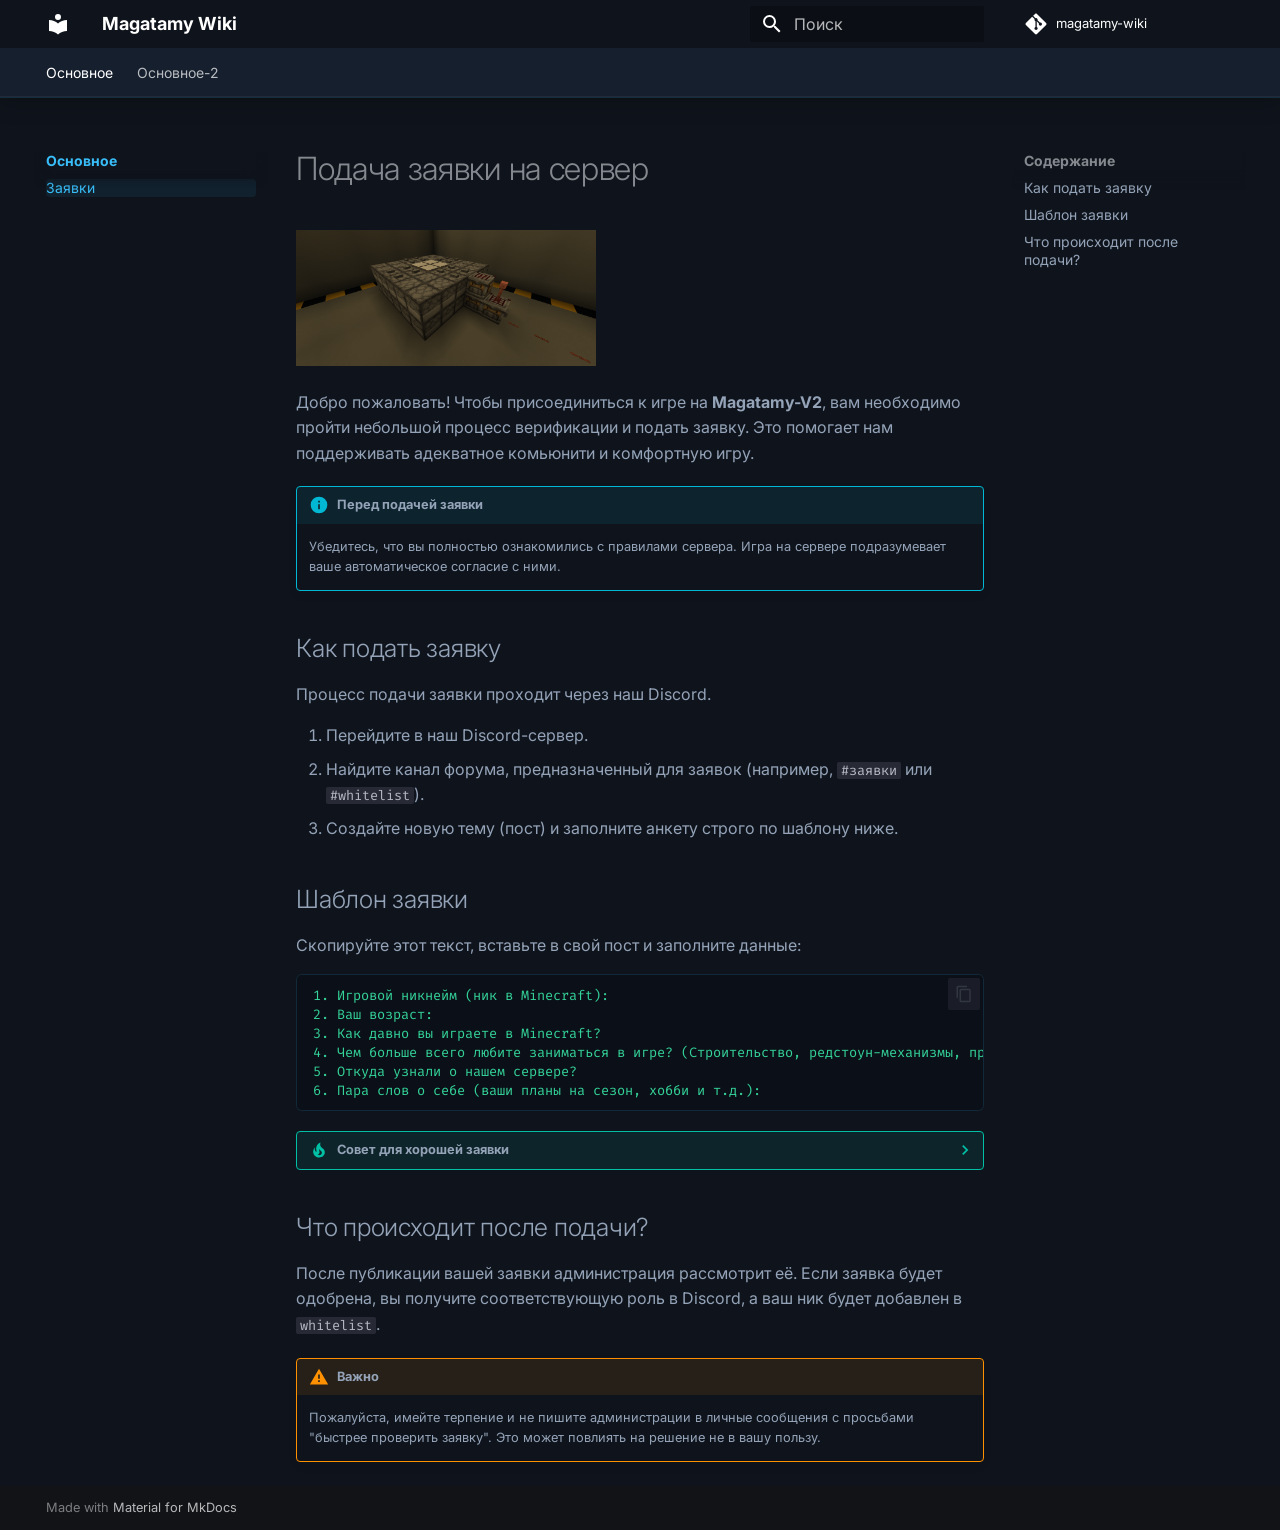
<file: main/for-start/index.html>
<!DOCTYPE html><html lang="ru" class="no-js"><head>
    
      <meta charset="utf-8">
      <meta name="viewport" content="width=device-width,initial-scale=1">
      
      
      
        <link rel="canonical" href="https://wiki.magatamy.com/main/for-start/">
      
      
      
      
        
      
      
      <link rel="icon" href="../../assets/images/favicon.png">
      <meta name="generator" content="mkdocs-1.6.1, mkdocs-material-9.7.7">
    
    
      
        <title>Заявки - Magatamy Wiki</title>
      
    
    
      <link rel="stylesheet" href="../../assets/stylesheets/main.ec1eaa64.min.css">
      
        
        <link rel="stylesheet" href="../../assets/stylesheets/palette.ab4e12ef.min.css">
      
      


    
    
      
    
    
      
        
        
        <link rel="preconnect" href="https://fonts.gstatic.com" crossorigin="">
        <link rel="stylesheet" href="https://fonts.googleapis.com/css?family=Inter:300,300i,400,400i,700,700i%7CFira+Code:400,400i,700,700i&amp;display=fallback">
        <style>:root{--md-text-font:"Inter";--md-code-font:"Fira Code"}</style>
      
    
    
      <link rel="stylesheet" href="../../stylesheets/space.css">
    
    <script>__md_scope=new URL("../..",location),__md_hash=e=>[...e].reduce(((e,_)=>(e<<5)-e+_.charCodeAt(0)),0),__md_get=(e,_=localStorage,t=__md_scope)=>JSON.parse(_.getItem(t.pathname+"."+e)),__md_set=(e,_,t=localStorage,a=__md_scope)=>{try{t.setItem(a.pathname+"."+e,JSON.stringify(_))}catch(e){}}</script>
    
      

    
    
  <link href="../../assets/stylesheets/glightbox.min.css" rel="stylesheet"><script src="../../assets/javascripts/glightbox.min.js"></script><style id="glightbox-style">
            html.glightbox-open { overflow: initial; height: 100%; }
            .gslide-title { margin-top: 0px; user-select: text; }
            .gslide-desc { color: #666; user-select: text; }
            .gslide-image img { background: white; }
            .gscrollbar-fixer { padding-right: 15px; }
            .gdesc-inner { font-size: 0.75rem; }
            body[data-md-color-scheme="slate"] .gdesc-inner { background: var(--md-default-bg-color); }
            body[data-md-color-scheme="slate"] .gslide-title { color: var(--md-default-fg-color); }
            body[data-md-color-scheme="slate"] .gslide-desc { color: var(--md-default-fg-color); }
        </style></head>
  
  
    
    
    
    
    
    <body dir="ltr" data-md-color-scheme="slate" data-md-color-primary="custom" data-md-color-accent="teal">
  
    
    <input class="md-toggle" data-md-toggle="drawer" type="checkbox" id="__drawer" autocomplete="off">
    <input class="md-toggle" data-md-toggle="search" type="checkbox" id="__search" autocomplete="off">
    <label class="md-overlay" for="__drawer"></label>
    <div data-md-component="skip">
      
        
        <a href="#_1" class="md-skip">
          Перейти к содержанию
        </a>
      
    </div>
    <div data-md-component="announce">
      
    </div>
    
    
      

  

<header class="md-header md-header--shadow md-header--lifted" data-md-component="header">
  <nav class="md-header__inner md-grid" aria-label="Верхний колонтитул">
    <a href="../.." title="Magatamy Wiki" class="md-header__button md-logo" aria-label="Magatamy Wiki" data-md-component="logo">
      
  
  <svg xmlns="http://www.w3.org/2000/svg" viewBox="0 0 24 24"><path d="M12 8a3 3 0 0 0 3-3 3 3 0 0 0-3-3 3 3 0 0 0-3 3 3 3 0 0 0 3 3m0 3.54C9.64 9.35 6.5 8 3 8v11c3.5 0 6.64 1.35 9 3.54 2.36-2.19 5.5-3.54 9-3.54V8c-3.5 0-6.64 1.35-9 3.54"></path></svg>

    </a>
    <label class="md-header__button md-icon" for="__drawer">
      
      <svg xmlns="http://www.w3.org/2000/svg" viewBox="0 0 24 24"><path d="M3 6h18v2H3zm0 5h18v2H3zm0 5h18v2H3z"></path></svg>
    </label>
    <div class="md-header__title" data-md-component="header-title">
      <div class="md-header__ellipsis">
        <div class="md-header__topic">
          <span class="md-ellipsis">
            Magatamy Wiki
          </span>
        </div>
        <div class="md-header__topic" data-md-component="header-topic">
          <span class="md-ellipsis">
            
              Заявки
            
          </span>
        </div>
      </div>
    </div>
    
      
    
    
    
    
      
      
        <label class="md-header__button md-icon" for="__search">
          
          <svg xmlns="http://www.w3.org/2000/svg" viewBox="0 0 24 24"><path d="M9.5 3A6.5 6.5 0 0 1 16 9.5c0 1.61-.59 3.09-1.56 4.23l.27.27h.79l5 5-1.5 1.5-5-5v-.79l-.27-.27A6.52 6.52 0 0 1 9.5 16 6.5 6.5 0 0 1 3 9.5 6.5 6.5 0 0 1 9.5 3m0 2C7 5 5 7 5 9.5S7 14 9.5 14 14 12 14 9.5 12 5 9.5 5"></path></svg>
        </label>
        <div class="md-search" data-md-component="search" role="dialog">
  <label class="md-search__overlay" for="__search"></label>
  <div class="md-search__inner" role="search">
    <form class="md-search__form" name="search">
      <input type="text" class="md-search__input" name="query" aria-label="Поиск" placeholder="Поиск" autocapitalize="off" autocorrect="off" autocomplete="off" spellcheck="false" data-md-component="search-query" required="">
      <label class="md-search__icon md-icon" for="__search">
        
        <svg xmlns="http://www.w3.org/2000/svg" viewBox="0 0 24 24"><path d="M9.5 3A6.5 6.5 0 0 1 16 9.5c0 1.61-.59 3.09-1.56 4.23l.27.27h.79l5 5-1.5 1.5-5-5v-.79l-.27-.27A6.52 6.52 0 0 1 9.5 16 6.5 6.5 0 0 1 3 9.5 6.5 6.5 0 0 1 9.5 3m0 2C7 5 5 7 5 9.5S7 14 9.5 14 14 12 14 9.5 12 5 9.5 5"></path></svg>
        
        <svg xmlns="http://www.w3.org/2000/svg" viewBox="0 0 24 24"><path d="M20 11v2H8l5.5 5.5-1.42 1.42L4.16 12l7.92-7.92L13.5 5.5 8 11z"></path></svg>
      </label>
      <nav class="md-search__options" aria-label="Поиск">
        
        <button type="reset" class="md-search__icon md-icon" title="Очистить" aria-label="Очистить" tabindex="-1">
          
          <svg xmlns="http://www.w3.org/2000/svg" viewBox="0 0 24 24"><path d="M19 6.41 17.59 5 12 10.59 6.41 5 5 6.41 10.59 12 5 17.59 6.41 19 12 13.41 17.59 19 19 17.59 13.41 12z"></path></svg>
        </button>
      </nav>
      
        <div class="md-search__suggest" data-md-component="search-suggest"></div>
      
    </form>
    <div class="md-search__output">
      <div class="md-search__scrollwrap" tabindex="0" data-md-scrollfix="">
        <div class="md-search-result" data-md-component="search-result">
          <div class="md-search-result__meta">
            Инициализация поиска
          </div>
          <ol class="md-search-result__list" role="presentation"></ol>
        </div>
      </div>
    </div>
  </div>
</div>
      
    
    
      <div class="md-header__source">
        <a href="https://github.com/MrBloodyCat/magatamy-wiki" title="Перейти к репозиторию" class="md-source" data-md-component="source">
  <div class="md-source__icon md-icon">
    
    <svg xmlns="http://www.w3.org/2000/svg" viewBox="0 0 448 512"><!--! Font Awesome Free 7.1.0 by @fontawesome - https://fontawesome.com License - https://fontawesome.com/license/free (Icons: CC BY 4.0, Fonts: SIL OFL 1.1, Code: MIT License) Copyright 2025 Fonticons, Inc.--><path d="M439.6 236.1 244 40.5c-5.4-5.5-12.8-8.5-20.4-8.5s-15 3-20.4 8.4L162.5 81l51.5 51.5c27.1-9.1 52.7 16.8 43.4 43.7l49.7 49.7c34.2-11.8 61.2 31 35.5 56.7-26.5 26.5-70.2-2.9-56-37.3L240.3 199v121.9c25.3 12.5 22.3 41.8 9.1 55-6.4 6.4-15.2 10.1-24.3 10.1s-17.8-3.6-24.3-10.1c-17.6-17.6-11.1-46.9 11.2-56v-123c-20.8-8.5-24.6-30.7-18.6-45L142.6 101 8.5 235.1C3 240.6 0 247.9 0 255.5s3 15 8.5 20.4l195.6 195.7c5.4 5.4 12.7 8.4 20.4 8.4s15-3 20.4-8.4l194.7-194.7c5.4-5.4 8.4-12.8 8.4-20.4s-3-15-8.4-20.4"></path></svg>
  </div>
  <div class="md-source__repository">
    magatamy-wiki
  </div>
</a>
      </div>
    
  </nav>
  
    
      
<nav class="md-tabs" aria-label="Вкладки" data-md-component="tabs">
  <div class="md-grid">
    <ul class="md-tabs__list">
      
        
  
  
  
    
  
  
    
    
      <li class="md-tabs__item md-tabs__item--active">
        <a href="./" class="md-tabs__link">
          
  
  
  Основное

        </a>
      </li>
    
  

      
        
  
  
  
  
    
    
      <li class="md-tabs__item">
        <a href="../for-start-1.md" class="md-tabs__link">
          
  
  
  Основное-2

        </a>
      </li>
    
  

      
    </ul>
  </div>
</nav>
    
  
</header>
    
    <div class="md-container" data-md-component="container">
      
      
        
      
      <main class="md-main" data-md-component="main">
        <div class="md-main__inner md-grid">
          
            
              
              <div class="md-sidebar md-sidebar--primary" data-md-component="sidebar" data-md-type="navigation">
                <div class="md-sidebar__scrollwrap">
                  <div class="md-sidebar__inner">
                    


  


<nav class="md-nav md-nav--primary md-nav--lifted" aria-label="Навигация" data-md-level="0">
  <label class="md-nav__title" for="__drawer">
    <a href="../.." title="Magatamy Wiki" class="md-nav__button md-logo" aria-label="Magatamy Wiki" data-md-component="logo">
      
  
  <svg xmlns="http://www.w3.org/2000/svg" viewBox="0 0 24 24"><path d="M12 8a3 3 0 0 0 3-3 3 3 0 0 0-3-3 3 3 0 0 0-3 3 3 3 0 0 0 3 3m0 3.54C9.64 9.35 6.5 8 3 8v11c3.5 0 6.64 1.35 9 3.54 2.36-2.19 5.5-3.54 9-3.54V8c-3.5 0-6.64 1.35-9 3.54"></path></svg>

    </a>
    Magatamy Wiki
  </label>
  
    <div class="md-nav__source">
      <a href="https://github.com/MrBloodyCat/magatamy-wiki" title="Перейти к репозиторию" class="md-source" data-md-component="source">
  <div class="md-source__icon md-icon">
    
    <svg xmlns="http://www.w3.org/2000/svg" viewBox="0 0 448 512"><!--! Font Awesome Free 7.1.0 by @fontawesome - https://fontawesome.com License - https://fontawesome.com/license/free (Icons: CC BY 4.0, Fonts: SIL OFL 1.1, Code: MIT License) Copyright 2025 Fonticons, Inc.--><path d="M439.6 236.1 244 40.5c-5.4-5.5-12.8-8.5-20.4-8.5s-15 3-20.4 8.4L162.5 81l51.5 51.5c27.1-9.1 52.7 16.8 43.4 43.7l49.7 49.7c34.2-11.8 61.2 31 35.5 56.7-26.5 26.5-70.2-2.9-56-37.3L240.3 199v121.9c25.3 12.5 22.3 41.8 9.1 55-6.4 6.4-15.2 10.1-24.3 10.1s-17.8-3.6-24.3-10.1c-17.6-17.6-11.1-46.9 11.2-56v-123c-20.8-8.5-24.6-30.7-18.6-45L142.6 101 8.5 235.1C3 240.6 0 247.9 0 255.5s3 15 8.5 20.4l195.6 195.7c5.4 5.4 12.7 8.4 20.4 8.4s15-3 20.4-8.4l194.7-194.7c5.4-5.4 8.4-12.8 8.4-20.4s-3-15-8.4-20.4"></path></svg>
  </div>
  <div class="md-source__repository">
    magatamy-wiki
  </div>
</a>
    </div>
  
  <ul class="md-nav__list" data-md-scrollfix="">
    
      
      
  
  
    
  
  
  
    
    
    
    
      
        
        
      
      
    
    
    <li class="md-nav__item md-nav__item--active md-nav__item--section md-nav__item--nested">
      
        
        
        <input class="md-nav__toggle md-toggle " type="checkbox" id="__nav_1" checked="">
        
          
          <label class="md-nav__link" for="__nav_1" id="__nav_1_label" tabindex="">
            
  
  
  <span class="md-ellipsis">
    
  
    Основное
  

    
  </span>
  
  

            <span class="md-nav__icon md-icon"></span>
          </label>
        
        <nav class="md-nav" data-md-level="1" aria-labelledby="__nav_1_label" aria-expanded="true">
          <label class="md-nav__title" for="__nav_1">
            <span class="md-nav__icon md-icon"></span>
            
  
    Основное
  

          </label>
          <ul class="md-nav__list" data-md-scrollfix="">
            
              
                
  
  
    
  
  
  
    <li class="md-nav__item md-nav__item--active">
      
      <input class="md-nav__toggle md-toggle" type="checkbox" id="__toc">
      
      
        
      
      
        <label class="md-nav__link md-nav__link--active" for="__toc">
          
  
  
  <span class="md-ellipsis">
    
  
    Заявки
  

    
  </span>
  
  

          <span class="md-nav__icon md-icon"></span>
        </label>
      
      <a href="./" class="md-nav__link md-nav__link--active">
        
  
  
  <span class="md-ellipsis">
    
  
    Заявки
  

    
  </span>
  
  

      </a>
      
        

<nav class="md-nav md-nav--secondary" aria-label="Содержание">
  
  
  
    
  
  
    <label class="md-nav__title" for="__toc">
      <span class="md-nav__icon md-icon"></span>
      Содержание
    </label>
    <ul class="md-nav__list" data-md-component="toc" data-md-scrollfix="">
      
        <li class="md-nav__item">
  <a href="#_2" class="md-nav__link">
    <span class="md-ellipsis">
      
        Как подать заявку
      
    </span>
  </a>
  
</li>
      
        <li class="md-nav__item">
  <a href="#_3" class="md-nav__link">
    <span class="md-ellipsis">
      
        Шаблон заявки
      
    </span>
  </a>
  
</li>
      
        <li class="md-nav__item">
  <a href="#_4" class="md-nav__link">
    <span class="md-ellipsis">
      
        Что происходит после подачи?
      
    </span>
  </a>
  
</li>
      
    </ul>
  
</nav>
      
    </li>
  

              
            
          </ul>
        </nav>
      
    </li>
  

    
      
      
  
  
  
  
    
    
    
    
      
      
    
    
    <li class="md-nav__item md-nav__item--nested">
      
        
        
        <input class="md-nav__toggle md-toggle " type="checkbox" id="__nav_2">
        
          
          <label class="md-nav__link" for="__nav_2" id="__nav_2_label" tabindex="0">
            
  
  
  <span class="md-ellipsis">
    
  
    Основное-2
  

    
  </span>
  
  

            <span class="md-nav__icon md-icon"></span>
          </label>
        
        <nav class="md-nav" data-md-level="1" aria-labelledby="__nav_2_label" aria-expanded="false">
          <label class="md-nav__title" for="__nav_2">
            <span class="md-nav__icon md-icon"></span>
            
  
    Основное-2
  

          </label>
          <ul class="md-nav__list" data-md-scrollfix="">
            
              
                
  
  
  
  
    <li class="md-nav__item">
      <a href="../for-start-1.md" class="md-nav__link">
        
  
  
  <span class="md-ellipsis">
    
  
    Заявки-1
  

    
  </span>
  
  

      </a>
    </li>
  

              
            
              
                
  
  
  
  
    <li class="md-nav__item">
      <a href="../for-start-2.md" class="md-nav__link">
        
  
  
  <span class="md-ellipsis">
    
  
    Заявки-2
  

    
  </span>
  
  

      </a>
    </li>
  

              
            
          </ul>
        </nav>
      
    </li>
  

    
  </ul>
</nav>
                  </div>
                </div>
              </div>
            
            
              
              <div class="md-sidebar md-sidebar--secondary" data-md-component="sidebar" data-md-type="toc">
                <div class="md-sidebar__scrollwrap">
                  <div class="md-sidebar__inner">
                    

<nav class="md-nav md-nav--secondary" aria-label="Содержание">
  
  
  
    
  
  
    <label class="md-nav__title" for="__toc">
      <span class="md-nav__icon md-icon"></span>
      Содержание
    </label>
    <ul class="md-nav__list" data-md-component="toc" data-md-scrollfix="">
      
        <li class="md-nav__item">
  <a href="#_2" class="md-nav__link">
    <span class="md-ellipsis">
      
        Как подать заявку
      
    </span>
  </a>
  
</li>
      
        <li class="md-nav__item">
  <a href="#_3" class="md-nav__link">
    <span class="md-ellipsis">
      
        Шаблон заявки
      
    </span>
  </a>
  
</li>
      
        <li class="md-nav__item">
  <a href="#_4" class="md-nav__link">
    <span class="md-ellipsis">
      
        Что происходит после подачи?
      
    </span>
  </a>
  
</li>
      
    </ul>
  
</nav>
                  </div>
                </div>
              </div>
            
          
          
            <div class="md-content" data-md-component="content">
              
                




              
              <article class="md-content__inner md-typeset">
                
                  


  
  


<h1 id="_1">Подача заявки на сервер</h1>
<p><a class="glightbox" data-type="image" data-width="auto" data-height="auto" href="../images/banner.png" data-desc-position="bottom"><img alt="Баннер сервера Magatamy-V2" src="../images/banner.png" width="300"></a></p>
<p>Добро пожаловать! Чтобы присоединиться к игре на <strong>Magatamy-V2</strong>, вам необходимо пройти небольшой процесс верификации и подать заявку. Это помогает нам поддерживать адекватное комьюнити и комфортную игру.</p>
<div class="admonition info">
<p class="admonition-title">Перед подачей заявки</p>
<p>Убедитесь, что вы полностью ознакомились с правилами сервера. Игра на сервере подразумевает ваше автоматическое согласие с ними.</p>
</div>
<h2 id="_2">Как подать заявку</h2>
<p>Процесс подачи заявки проходит через наш Discord.</p>
<ol>
<li>Перейдите в наш Discord-сервер.</li>
<li>Найдите канал форума, предназначенный для заявок (например, <code>#заявки</code> или <code>#whitelist</code>).</li>
<li>Создайте новую тему (пост) и заполните анкету строго по шаблону ниже.</li>
</ol>
<h2 id="_3">Шаблон заявки</h2>
<p>Скопируйте этот текст, вставьте в свой пост и заполните данные:</p>
<div class="highlight"><pre><span></span><code>1. Игровой никнейм (ник в Minecraft):
2. Ваш возраст:
3. Как давно вы играете в Minecraft?
4. Чем больше всего любите заниматься в игре? (Строительство, редстоун-механизмы, проектирование ферм, изучение кастомных механик и т.д.)
5. Откуда узнали о нашем сервере?
6. Пара слов о себе (ваши планы на сезон, хобби и т.д.):
</code></pre></div>
<details class="tip">
<summary>Совет для хорошей заявки</summary>
<p>Постарайтесь расписать 4-й и 6-й пункты подробнее. Нам интересно узнать, какие проекты (кастомные механизмы, автоматизацию или архитектуру) вы планируете реализовывать, так как мы уделяем большое внимание интересным механикам и плагинам.</p>
</details>
<h2 id="_4">Что происходит после подачи?</h2>
<p>После публикации вашей заявки администрация рассмотрит её. 
Если заявка будет одобрена, вы получите соответствующую роль в Discord, а ваш ник будет добавлен в <code>whitelist</code>.</p>
<div class="admonition warning">
<p class="admonition-title">Важно</p>
<p>Пожалуйста, имейте терпение и не пишите администрации в личные сообщения с просьбами "быстрее проверить заявку". Это может повлиять на решение не в вашу пользу.</p>
</div>












                
              </article>
            </div>
          
          
<script>var target=document.getElementById(location.hash.slice(1));target&&target.name&&(target.checked=target.name.startsWith("__tabbed_"))</script>
        </div>
        
          <button type="button" class="md-top md-icon" data-md-component="top" hidden="">
  
  <svg xmlns="http://www.w3.org/2000/svg" viewBox="0 0 24 24"><path d="M13 20h-2V8l-5.5 5.5-1.42-1.42L12 4.16l7.92 7.92-1.42 1.42L13 8z"></path></svg>
  К началу
</button>
        
      </main>
      
        <footer class="md-footer">
  
  <div class="md-footer-meta md-typeset">
    <div class="md-footer-meta__inner md-grid">
      <div class="md-copyright">
  
  
    Made with
    <a href="https://squidfunk.github.io/mkdocs-material/" target="_blank" rel="noopener">
      Material for MkDocs
    </a>
  
</div>
      
    </div>
  </div>
</footer>
      
    </div>
    <div class="md-dialog" data-md-component="dialog">
      <div class="md-dialog__inner md-typeset"></div>
    </div>
    
    
    
      
      
      <script id="__config" type="application/json">{"annotate": null, "base": "../..", "features": ["navigation.tabs", "navigation.tabs.sticky", "navigation.path", "navigation.top", "search.suggest", "search.highlight", "content.code.copy", "announce.dismiss"], "search": "../../assets/javascripts/workers/search.2c215733.min.js", "tags": null, "translations": {"clipboard.copied": "\u0421\u043a\u043e\u043f\u0438\u0440\u043e\u0432\u0430\u043d\u043e \u0432 \u0431\u0443\u0444\u0435\u0440", "clipboard.copy": "\u041a\u043e\u043f\u0438\u0440\u043e\u0432\u0430\u0442\u044c \u0432 \u0431\u0443\u0444\u0435\u0440", "search.result.more.one": "\u0415\u0449\u0451 1 \u043d\u0430 \u044d\u0442\u043e\u0439 \u0441\u0442\u0440\u0430\u043d\u0438\u0446\u0435", "search.result.more.other": "\u0415\u0449\u0451 # \u043d\u0430 \u044d\u0442\u043e\u0439 \u0441\u0442\u0440\u0430\u043d\u0438\u0446\u0435", "search.result.none": "\u0421\u043e\u0432\u043f\u0430\u0434\u0435\u043d\u0438\u0439 \u043d\u0435 \u043d\u0430\u0439\u0434\u0435\u043d\u043e", "search.result.one": "\u041d\u0430\u0439\u0434\u0435\u043d\u043e 1 \u0441\u043e\u0432\u043f\u0430\u0434\u0435\u043d\u0438\u0435", "search.result.other": "\u041d\u0430\u0439\u0434\u0435\u043d\u043e \u0441\u043e\u0432\u043f\u0430\u0434\u0435\u043d\u0438\u0439: #", "search.result.placeholder": "\u041d\u0430\u0447\u043d\u0438\u0442\u0435 \u043f\u0435\u0447\u0430\u0442\u0430\u0442\u044c \u0434\u043b\u044f \u043f\u043e\u0438\u0441\u043a\u0430", "search.result.term.missing": "\u041e\u0442\u0441\u0443\u0442\u0441\u0442\u0432\u0443\u0435\u0442", "select.version": "\u0412\u044b\u0431\u0435\u0440\u0438\u0442\u0435 \u0432\u0435\u0440\u0441\u0438\u044e"}, "version": null}</script>
    
    
      <script src="../../assets/javascripts/bundle.d7400e89.min.js"></script>
      
    
  
<script id="init-glightbox">const lightbox = GLightbox({"touchNavigation": true, "loop": false, "zoomable": true, "draggable": true, "openEffect": "zoom", "closeEffect": "zoom", "slideEffect": "slide"});
document$.subscribe(()=>{ lightbox.reload(); });
</script></body></html>
</file>
<file: stylesheets/space.css>
[data-md-color-scheme="slate"] {
  --md-default-bg-color: #0f141c;
  --md-default-bg-color--light: #161f2e;
  --md-default-fg-color: #94a3b8;
  --md-typeset-a-color: #38bdf8;
}

.md-header {
  background-color: #0f141c !important;
  border-bottom: 1px solid rgba(56, 189, 248, 0.15);
  box-shadow: 0 4px 20px rgba(0, 0, 0, 0.3);
}

.md-tabs {
  background-color: #161f2e !important;
  border-bottom: 1px solid rgba(255, 255, 255, 0.05);
}

.md-typeset a:hover {
  color: #7dd3fc;
  text-shadow: 0 0 10px rgba(56, 189, 248, 0.3);
}

.md-typeset pre > code {
  background-color: #0b0f17 !important;
  border: 1px solid rgba(56, 189, 248, 0.15);
  border-radius: 6px;
  color: #34d399 !important;
}

.md-nav__item--active > .md-nav__link {
  color: #38bdf8 !important;
  background-color: rgba(56, 189, 248, 0.08);
  border-radius: 4px;
}
</file>
<file: assets/stylesheets/main.ec1eaa64.min.css>
@charset "UTF-8";html{-webkit-text-size-adjust:none;-moz-text-size-adjust:none;text-size-adjust:none;box-sizing:border-box}*,:after,:before{box-sizing:inherit}@media (prefers-reduced-motion){*,:after,:before{transition:none!important}}body{margin:0}a,button,input,label{-webkit-tap-highlight-color:transparent}a{color:inherit;text-decoration:none}hr{border:0;box-sizing:initial;display:block;height:.05rem;overflow:visible;padding:0}small{font-size:80%}sub,sup{line-height:1em}img{border-style:none}table{border-collapse:initial;border-spacing:0}td,th{font-weight:400;vertical-align:top}button{background:#0000;border:0;font-family:inherit;font-size:inherit;margin:0;padding:0}input{border:0;outline:none}:root{--md-primary-fg-color:#4051b5;--md-primary-fg-color--light:#5d6cc0;--md-primary-fg-color--dark:#303fa1;--md-primary-bg-color:#fff;--md-primary-bg-color--light:#ffffffb3;--md-accent-fg-color:#526cfe;--md-accent-fg-color--transparent:#526cfe1a;--md-accent-bg-color:#fff;--md-accent-bg-color--light:#ffffffb3}[data-md-color-scheme=default]{color-scheme:light}[data-md-color-scheme=default] img[src$="#gh-dark-mode-only"],[data-md-color-scheme=default] img[src$="#only-dark"]{display:none}:root,[data-md-color-scheme=default]{--md-hue:225deg;--md-default-fg-color:#000000de;--md-default-fg-color--light:#0000008a;--md-default-fg-color--lighter:#00000052;--md-default-fg-color--lightest:#00000012;--md-default-bg-color:#fff;--md-default-bg-color--light:#ffffffb3;--md-default-bg-color--lighter:#ffffff4d;--md-default-bg-color--lightest:#ffffff1f;--md-code-fg-color:#36464e;--md-code-bg-color:#f5f5f5;--md-code-bg-color--light:#f5f5f5b3;--md-code-bg-color--lighter:#f5f5f54d;--md-code-hl-color:#4287ff;--md-code-hl-color--light:#4287ff1a;--md-code-hl-number-color:#d52a2a;--md-code-hl-special-color:#db1457;--md-code-hl-function-color:#a846b9;--md-code-hl-constant-color:#6e59d9;--md-code-hl-keyword-color:#3f6ec6;--md-code-hl-string-color:#1c7d4d;--md-code-hl-name-color:var(--md-code-fg-color);--md-code-hl-operator-color:var(--md-default-fg-color--light);--md-code-hl-punctuation-color:var(--md-default-fg-color--light);--md-code-hl-comment-color:var(--md-default-fg-color--light);--md-code-hl-generic-color:var(--md-default-fg-color--light);--md-code-hl-variable-color:var(--md-default-fg-color--light);--md-typeset-color:var(--md-default-fg-color);--md-typeset-a-color:var(--md-primary-fg-color);--md-typeset-del-color:#f5503d26;--md-typeset-ins-color:#0bd57026;--md-typeset-kbd-color:#fafafa;--md-typeset-kbd-accent-color:#fff;--md-typeset-kbd-border-color:#b8b8b8;--md-typeset-mark-color:#ffff0080;--md-typeset-table-color:#0000001f;--md-typeset-table-color--light:rgba(0,0,0,.035);--md-admonition-fg-color:var(--md-default-fg-color);--md-admonition-bg-color:var(--md-default-bg-color);--md-warning-fg-color:#000000de;--md-warning-bg-color:#ff9;--md-footer-fg-color:#fff;--md-footer-fg-color--light:#ffffffb3;--md-footer-fg-color--lighter:#ffffff73;--md-footer-bg-color:#000000de;--md-footer-bg-color--dark:#00000052;--md-shadow-z1:0 0.2rem 0.5rem #0000000d,0 0 0.05rem #0000001a;--md-shadow-z2:0 0.2rem 0.5rem #0000001a,0 0 0.05rem #00000040;--md-shadow-z3:0 0.2rem 0.5rem #0003,0 0 0.05rem #00000059}.md-icon svg{fill:currentcolor;display:block;height:1.2rem;width:1.2rem}body{-webkit-font-smoothing:antialiased;-moz-osx-font-smoothing:grayscale;--md-text-font-family:var(--md-text-font,_),-apple-system,BlinkMacSystemFont,Helvetica,Arial,sans-serif;--md-code-font-family:var(--md-code-font,_),SFMono-Regular,Consolas,Menlo,monospace}aside,body,input{font-feature-settings:"kern","liga";color:var(--md-typeset-color);font-family:var(--md-text-font-family)}code,kbd,pre{font-feature-settings:"kern";font-family:var(--md-code-font-family)}:root{--md-typeset-table-sort-icon:url('data:image/svg+xml;charset=utf-8,<svg xmlns="http://www.w3.org/2000/svg" viewBox="0 0 24 24"><path d="m18 21-4-4h3V7h-3l4-4 4 4h-3v10h3M2 19v-2h10v2M2 13v-2h7v2M2 7V5h4v2z"/></svg>');--md-typeset-table-sort-icon--asc:url('data:image/svg+xml;charset=utf-8,<svg xmlns="http://www.w3.org/2000/svg" viewBox="0 0 24 24"><path d="M19 17h3l-4 4-4-4h3V3h2M2 17h10v2H2M6 5v2H2V5m0 6h7v2H2z"/></svg>');--md-typeset-table-sort-icon--desc:url('data:image/svg+xml;charset=utf-8,<svg xmlns="http://www.w3.org/2000/svg" viewBox="0 0 24 24"><path d="M19 7h3l-4-4-4 4h3v14h2M2 17h10v2H2M6 5v2H2V5m0 6h7v2H2z"/></svg>')}.md-typeset{-webkit-print-color-adjust:exact;color-adjust:exact;font-size:.8rem;line-height:1.6;overflow-wrap:break-word}@media print{.md-typeset{font-size:.68rem}}.md-typeset blockquote,.md-typeset dl,.md-typeset figure,.md-typeset ol,.md-typeset pre,.md-typeset ul{margin-bottom:1em;margin-top:1em}.md-typeset h1{color:var(--md-default-fg-color--light);font-size:2em;line-height:1.3;margin:0 0 1.25em}.md-typeset h1,.md-typeset h2{font-weight:300;letter-spacing:-.01em}.md-typeset h2{font-size:1.5625em;line-height:1.4;margin:1.6em 0 .64em}.md-typeset h3{font-size:1.25em;font-weight:400;letter-spacing:-.01em;line-height:1.5;margin:1.6em 0 .8em}.md-typeset h2+h3{margin-top:.8em}.md-typeset h4{font-weight:700;letter-spacing:-.01em;margin:1em 0}.md-typeset h5,.md-typeset h6{color:var(--md-default-fg-color--light);font-size:.8em;font-weight:700;letter-spacing:-.01em;margin:1.25em 0}.md-typeset h5{text-transform:uppercase}.md-typeset h5 code{text-transform:none}.md-typeset hr{border-bottom:.05rem solid var(--md-default-fg-color--lightest);display:flow-root;margin:1.5em 0}.md-typeset a{color:var(--md-typeset-a-color);word-break:break-word}.md-typeset a,.md-typeset a:before{transition:color 125ms}.md-typeset a:focus,.md-typeset a:hover{color:var(--md-accent-fg-color)}.md-typeset a:focus code,.md-typeset a:hover code{background-color:var(--md-accent-fg-color--transparent);color:var(--md-accent-fg-color)}.md-typeset a code{color:var(--md-typeset-a-color)}.md-typeset a.focus-visible{outline-color:var(--md-accent-fg-color);outline-offset:.2rem}.md-typeset code,.md-typeset kbd,.md-typeset pre{color:var(--md-code-fg-color);direction:ltr;font-variant-ligatures:none;transition:background-color 125ms}@media print{.md-typeset code,.md-typeset kbd,.md-typeset pre{white-space:pre-wrap}}.md-typeset code{background-color:var(--md-code-bg-color);border-radius:.1rem;-webkit-box-decoration-break:clone;box-decoration-break:clone;font-size:.85em;padding:0 .2941176471em;transition:color 125ms,background-color 125ms;word-break:break-word}.md-typeset code:not(.focus-visible){-webkit-tap-highlight-color:transparent;outline:none}.md-typeset pre{display:flow-root;line-height:1.4;position:relative}.md-typeset pre>code{-webkit-box-decoration-break:slice;box-decoration-break:slice;box-shadow:none;display:block;margin:0;outline-color:var(--md-accent-fg-color);overflow:auto;padding:.7720588235em 1.1764705882em;scrollbar-color:var(--md-default-fg-color--lighter) #0000;scrollbar-width:thin;touch-action:auto;word-break:normal}.md-typeset pre>code:hover{scrollbar-color:var(--md-accent-fg-color) #0000}.md-typeset pre>code::-webkit-scrollbar{height:.2rem;width:.2rem}.md-typeset pre>code::-webkit-scrollbar-thumb{background-color:var(--md-default-fg-color--lighter)}.md-typeset pre>code::-webkit-scrollbar-thumb:hover{background-color:var(--md-accent-fg-color)}.md-typeset kbd{background-color:var(--md-typeset-kbd-color);border-radius:.1rem;box-shadow:0 .1rem 0 .05rem var(--md-typeset-kbd-border-color),0 .1rem 0 var(--md-typeset-kbd-border-color),0 -.1rem .2rem var(--md-typeset-kbd-accent-color) inset;color:var(--md-default-fg-color);display:inline-block;font-size:.75em;padding:0 .6666666667em;vertical-align:text-top;word-break:break-word}.md-typeset mark{background-color:var(--md-typeset-mark-color);-webkit-box-decoration-break:clone;box-decoration-break:clone;color:inherit;word-break:break-word}.md-typeset abbr{cursor:help;text-decoration:none}.md-typeset [data-preview],.md-typeset abbr{border-bottom:.05rem dotted var(--md-default-fg-color--light)}.md-typeset small{opacity:.75}[dir=ltr] .md-typeset sub,[dir=ltr] .md-typeset sup{margin-left:.078125em}[dir=rtl] .md-typeset sub,[dir=rtl] .md-typeset sup{margin-right:.078125em}[dir=ltr] .md-typeset blockquote{padding-left:.6rem}[dir=rtl] .md-typeset blockquote{padding-right:.6rem}[dir=ltr] .md-typeset blockquote{border-left:.2rem solid var(--md-default-fg-color--lighter)}[dir=rtl] .md-typeset blockquote{border-right:.2rem solid var(--md-default-fg-color--lighter)}.md-typeset blockquote{color:var(--md-default-fg-color--light);margin-left:0;margin-right:0}.md-typeset ul{list-style-type:disc}.md-typeset ul[type]{list-style-type:revert-layer}[dir=ltr] .md-typeset ol,[dir=ltr] .md-typeset ul{margin-left:.625em}[dir=rtl] .md-typeset ol,[dir=rtl] .md-typeset ul{margin-right:.625em}.md-typeset ol,.md-typeset ul{padding:0}.md-typeset ol:not([hidden]),.md-typeset ul:not([hidden]){display:flow-root}.md-typeset ol ol,.md-typeset ul ol{list-style-type:lower-alpha}.md-typeset ol ol ol,.md-typeset ul ol ol{list-style-type:lower-roman}.md-typeset ol ol ol ol,.md-typeset ul ol ol ol{list-style-type:upper-alpha}.md-typeset ol ol ol ol ol,.md-typeset ul ol ol ol ol{list-style-type:upper-roman}.md-typeset ol[type],.md-typeset ul[type]{list-style-type:revert-layer}[dir=ltr] .md-typeset ol li,[dir=ltr] .md-typeset ul li{margin-left:1.25em}[dir=rtl] .md-typeset ol li,[dir=rtl] .md-typeset ul li{margin-right:1.25em}.md-typeset ol li,.md-typeset ul li{margin-bottom:.5em}.md-typeset ol li blockquote,.md-typeset ol li p,.md-typeset ul li blockquote,.md-typeset ul li p{margin:.5em 0}.md-typeset ol li:last-child,.md-typeset ul li:last-child{margin-bottom:0}[dir=ltr] .md-typeset ol li ol,[dir=ltr] .md-typeset ol li ul,[dir=ltr] .md-typeset ul li ol,[dir=ltr] .md-typeset ul li ul{margin-left:.625em}[dir=rtl] .md-typeset ol li ol,[dir=rtl] .md-typeset ol li ul,[dir=rtl] .md-typeset ul li ol,[dir=rtl] .md-typeset ul li ul{margin-right:.625em}.md-typeset ol li ol,.md-typeset ol li ul,.md-typeset ul li ol,.md-typeset ul li ul{margin-bottom:.5em;margin-top:.5em}[dir=ltr] .md-typeset dd{margin-left:1.875em}[dir=rtl] .md-typeset dd{margin-right:1.875em}.md-typeset dd{margin-bottom:1.5em;margin-top:1em}.md-typeset img,.md-typeset svg,.md-typeset video{height:auto;max-width:100%}.md-typeset img[align=left]{margin:1em 1em 1em 0}.md-typeset img[align=right]{margin:1em 0 1em 1em}.md-typeset img[align]:only-child{margin-top:0}.md-typeset figure{display:flow-root;margin:1em auto;max-width:100%;text-align:center;width:fit-content}.md-typeset figure img{display:block;margin:0 auto}.md-typeset figcaption{font-style:italic;margin:1em auto;max-width:24rem}.md-typeset iframe{max-width:100%}.md-typeset table:not([class]){background-color:var(--md-default-bg-color);border:.05rem solid var(--md-typeset-table-color);border-radius:.1rem;display:inline-block;font-size:.64rem;max-width:100%;overflow:auto;touch-action:auto}@media print{.md-typeset table:not([class]){display:table}}.md-typeset table:not([class])+*{margin-top:1.5em}.md-typeset table:not([class]) td>:first-child,.md-typeset table:not([class]) th>:first-child{margin-top:0}.md-typeset table:not([class]) td>:last-child,.md-typeset table:not([class]) th>:last-child{margin-bottom:0}.md-typeset table:not([class]) td:not([align]),.md-typeset table:not([class]) th:not([align]){text-align:left}[dir=rtl] .md-typeset table:not([class]) td:not([align]),[dir=rtl] .md-typeset table:not([class]) th:not([align]){text-align:right}.md-typeset table:not([class]) th{font-weight:700;min-width:5rem;padding:.9375em 1.25em;vertical-align:top}.md-typeset table:not([class]) td{border-top:.05rem solid var(--md-typeset-table-color);padding:.9375em 1.25em;vertical-align:top}.md-typeset table:not([class]) tbody tr{transition:background-color 125ms}.md-typeset table:not([class]) tbody tr:hover{background-color:var(--md-typeset-table-color--light);box-shadow:0 .05rem 0 var(--md-default-bg-color) inset}.md-typeset table:not([class]) a{word-break:normal}.md-typeset table th[role=columnheader]{cursor:pointer}[dir=ltr] .md-typeset table th[role=columnheader]:after{margin-left:.5em}[dir=rtl] .md-typeset table th[role=columnheader]:after{margin-right:.5em}.md-typeset table th[role=columnheader]:after{content:"";display:inline-block;height:1.2em;-webkit-mask-image:var(--md-typeset-table-sort-icon);mask-image:var(--md-typeset-table-sort-icon);-webkit-mask-repeat:no-repeat;mask-repeat:no-repeat;-webkit-mask-size:contain;mask-size:contain;transition:background-color 125ms;vertical-align:text-bottom;width:1.2em}.md-typeset table th[role=columnheader]:hover:after{background-color:var(--md-default-fg-color--lighter)}.md-typeset table th[role=columnheader][aria-sort=ascending]:after{background-color:var(--md-default-fg-color--light);-webkit-mask-image:var(--md-typeset-table-sort-icon--asc);mask-image:var(--md-typeset-table-sort-icon--asc)}.md-typeset table th[role=columnheader][aria-sort=descending]:after{background-color:var(--md-default-fg-color--light);-webkit-mask-image:var(--md-typeset-table-sort-icon--desc);mask-image:var(--md-typeset-table-sort-icon--desc)}.md-typeset__scrollwrap{margin:1em -.8rem;overflow-x:auto;touch-action:auto}.md-typeset__table{display:inline-block;margin-bottom:.5em;padding:0 .8rem}@media print{.md-typeset__table{display:block}}html .md-typeset__table table{display:table;margin:0;overflow:hidden;width:100%}@media screen and (max-width:44.984375em){.md-content__inner>pre{margin:1em -.8rem}.md-content__inner>pre code{border-radius:0}}.md-typeset .md-author{border-radius:100%;display:block;flex-shrink:0;height:1.6rem;overflow:hidden;position:relative;transition:color 125ms,transform 125ms;width:1.6rem}.md-typeset .md-author img{display:block}.md-typeset .md-author--more{background:var(--md-default-fg-color--lightest);color:var(--md-default-fg-color--lighter);font-size:.6rem;font-weight:700;line-height:1.6rem;text-align:center}.md-typeset .md-author--long{height:2.4rem;width:2.4rem}.md-typeset a.md-author{transform:scale(1)}.md-typeset a.md-author img{border-radius:100%;filter:grayscale(100%) opacity(75%);transition:filter 125ms}.md-typeset a.md-author:focus,.md-typeset a.md-author:hover{transform:scale(1.1);z-index:1}.md-typeset a.md-author:focus img,.md-typeset a.md-author:hover img{filter:grayscale(0)}.md-banner{background-color:var(--md-footer-bg-color);color:var(--md-footer-fg-color);overflow:auto}@media print{.md-banner{display:none}}.md-banner--warning{background-color:var(--md-warning-bg-color);color:var(--md-warning-fg-color)}.md-banner__inner{font-size:.7rem;margin:.6rem auto;padding:0 .8rem}[dir=ltr] .md-banner__button{float:right}[dir=rtl] .md-banner__button{float:left}.md-banner__button{color:inherit;cursor:pointer;transition:opacity .25s}.no-js .md-banner__button{display:none}.md-banner__button:hover{opacity:.7}html{font-size:125%;height:100%;overflow-x:hidden}@media screen and (min-width:100em){html{font-size:137.5%}}@media screen and (min-width:125em){html{font-size:150%}}body{background-color:var(--md-default-bg-color);display:flex;flex-direction:column;font-size:.5rem;min-height:100%;position:relative;width:100%}@media print{body{display:block}}@media screen and (max-width:59.984375em){body[data-md-scrolllock]{position:fixed}}.md-grid{margin-left:auto;margin-right:auto;max-width:61rem}.md-container{display:flex;flex-direction:column;flex-grow:1}@media print{.md-container{display:block}}.md-main{flex-grow:1}.md-main__inner{display:flex;height:100%;margin-top:1.5rem}.md-ellipsis{overflow:hidden;text-overflow:ellipsis}.md-toggle{display:none}.md-option{height:0;opacity:0;position:absolute;width:0}.md-option:checked+label:not([hidden]){display:block}.md-option.focus-visible+label{outline-color:var(--md-accent-fg-color);outline-style:auto}.md-skip{background-color:var(--md-default-fg-color);border-radius:.1rem;color:var(--md-default-bg-color);font-size:.64rem;margin:.5rem;opacity:0;outline-color:var(--md-accent-fg-color);padding:.3rem .5rem;position:fixed;transform:translateY(.4rem);z-index:-1}.md-skip:focus{opacity:1;transform:translateY(0);transition:transform .25s cubic-bezier(.4,0,.2,1),opacity 175ms 75ms;z-index:10}@page{margin:25mm}:root{--md-clipboard-icon:url('data:image/svg+xml;charset=utf-8,<svg xmlns="http://www.w3.org/2000/svg" viewBox="0 0 24 24"><path d="M19 21H8V7h11m0-2H8a2 2 0 0 0-2 2v14a2 2 0 0 0 2 2h11a2 2 0 0 0 2-2V7a2 2 0 0 0-2-2m-3-4H4a2 2 0 0 0-2 2v14h2V3h12z"/></svg>')}.md-clipboard{border-radius:.1rem;color:var(--md-default-fg-color--lightest);cursor:pointer;height:1.5em;outline-color:var(--md-accent-fg-color);outline-offset:.1rem;transition:color .25s;width:1.5em;z-index:1}@media print{.md-clipboard{display:none}}.md-clipboard:not(.focus-visible){-webkit-tap-highlight-color:transparent;outline:none}:hover>.md-clipboard{color:var(--md-default-fg-color--light)}.md-clipboard:focus,.md-clipboard:hover{color:var(--md-accent-fg-color)}.md-clipboard:after{background-color:currentcolor;content:"";display:block;height:1.125em;margin:0 auto;-webkit-mask-image:var(--md-clipboard-icon);mask-image:var(--md-clipboard-icon);-webkit-mask-position:center;mask-position:center;-webkit-mask-repeat:no-repeat;mask-repeat:no-repeat;-webkit-mask-size:contain;mask-size:contain;width:1.125em}.md-clipboard--inline{cursor:pointer}.md-clipboard--inline code{transition:color .25s,background-color .25s}.md-clipboard--inline:focus code,.md-clipboard--inline:hover code{background-color:var(--md-accent-fg-color--transparent);color:var(--md-accent-fg-color)}:root{--md-code-select-icon:url('data:image/svg+xml;charset=utf-8,<svg xmlns="http://www.w3.org/2000/svg" viewBox="0 0 24 24"><path d="M19 19h-4v2h4c1.1 0 2-.9 2-2v-4h-2m0-12h-4v2h4v4h2V5c0-1.1-.9-2-2-2M5 5h4V3H5c-1.1 0-2 .9-2 2v4h2m0 6H3v4c0 1.1.9 2 2 2h4v-2H5zm2-4h2v2H7zm4 0h2v2h-2zm4 0h2v2h-2zM7 7h2v2H7zm4 0h2v2h-2zm4 0h2v2h-2zm-8 8h2v2H7zm4 0h2v2h-2zm4 0h2v2h-2z"/></svg>');--md-code-copy-icon:url('data:image/svg+xml;charset=utf-8,<svg xmlns="http://www.w3.org/2000/svg" viewBox="0 0 24 24"><path d="M19 21H8V7h11m0-2H8a2 2 0 0 0-2 2v14a2 2 0 0 0 2 2h11a2 2 0 0 0 2-2V7a2 2 0 0 0-2-2m-3-4H4a2 2 0 0 0-2 2v14h2V3h12z"/></svg>')}.md-typeset .md-code__content{display:grid}.md-code__nav{background-color:var(--md-code-bg-color--lighter);border-radius:.1rem;display:flex;gap:.2rem;padding:.2rem;position:absolute;right:.25em;top:.25em;transition:background-color .25s;z-index:1}:hover>.md-code__nav{background-color:var(--md-code-bg-color--light)}.md-code__button{color:var(--md-default-fg-color--lightest);cursor:pointer;display:block;height:1.5em;outline-color:var(--md-accent-fg-color);outline-offset:.1rem;transition:color .25s;width:1.5em}:hover>*>.md-code__button{color:var(--md-default-fg-color--light)}.md-code__button.focus-visible,.md-code__button:hover{color:var(--md-accent-fg-color)}.md-code__button--active{color:var(--md-default-fg-color)!important}.md-code__button:after{background-color:currentcolor;content:"";display:block;height:1.125em;margin:0 auto;-webkit-mask-position:center;mask-position:center;-webkit-mask-repeat:no-repeat;mask-repeat:no-repeat;-webkit-mask-size:contain;mask-size:contain;width:1.125em}.md-code__button[data-md-type=select]:after{-webkit-mask-image:var(--md-code-select-icon);mask-image:var(--md-code-select-icon)}.md-code__button[data-md-type=copy]:after{-webkit-mask-image:var(--md-code-copy-icon);mask-image:var(--md-code-copy-icon)}@keyframes consent{0%{opacity:0;transform:translateY(100%)}to{opacity:1;transform:translateY(0)}}@keyframes overlay{0%{opacity:0}to{opacity:1}}.md-consent__overlay{animation:overlay .25s both;-webkit-backdrop-filter:blur(.1rem);backdrop-filter:blur(.1rem);background-color:#0000008a;height:100%;opacity:1;position:fixed;top:0;width:100%;z-index:5}.md-consent__inner{animation:consent .5s cubic-bezier(.1,.7,.1,1) both;background-color:var(--md-default-bg-color);border:0;border-radius:.1rem;bottom:0;box-shadow:0 0 .2rem #0000001a,0 .2rem .4rem #0003;max-height:100%;overflow:auto;padding:0;position:fixed;width:100%;z-index:5}.md-consent__form{padding:.8rem}.md-consent__settings{display:none;margin:1em 0}input:checked+.md-consent__settings{display:block}.md-consent__controls{margin-bottom:.8rem}.md-typeset .md-consent__controls .md-button{display:inline}@media screen and (max-width:44.984375em){.md-typeset .md-consent__controls .md-button{display:block;margin-top:.4rem;text-align:center;width:100%}}.md-consent label{cursor:pointer}.md-content{flex-grow:1;min-width:0}.md-content__inner{margin:0 .8rem 1.2rem;padding-top:.6rem}@media screen and (min-width:76.25em){[dir=ltr] .md-sidebar--primary:not([hidden])~.md-content>.md-content__inner{margin-left:1.2rem}[dir=ltr] .md-sidebar--secondary:not([hidden])~.md-content>.md-content__inner,[dir=rtl] .md-sidebar--primary:not([hidden])~.md-content>.md-content__inner{margin-right:1.2rem}[dir=rtl] .md-sidebar--secondary:not([hidden])~.md-content>.md-content__inner{margin-left:1.2rem}}.md-content__inner:before{content:"";display:block;height:.4rem}.md-content__inner>:last-child{margin-bottom:0}[dir=ltr] .md-content__button{float:right}[dir=rtl] .md-content__button{float:left}[dir=ltr] .md-content__button{margin-left:.4rem}[dir=rtl] .md-content__button{margin-right:.4rem}.md-content__button{margin:.4rem 0;padding:0}@media print{.md-content__button{display:none}}.md-typeset .md-content__button{color:var(--md-default-fg-color--lighter)}.md-content__button svg{display:inline;vertical-align:top}[dir=rtl] .md-content__button svg{transform:scaleX(-1)}[dir=ltr] .md-dialog{right:.8rem}[dir=rtl] .md-dialog{left:.8rem}.md-dialog{background-color:var(--md-default-fg-color);border-radius:.1rem;bottom:.8rem;box-shadow:var(--md-shadow-z3);min-width:11.1rem;opacity:0;padding:.4rem .6rem;pointer-events:none;position:fixed;transform:translateY(100%);transition:transform 0ms .4s,opacity .4s;z-index:4}@media print{.md-dialog{display:none}}.md-dialog--active{opacity:1;pointer-events:auto;transform:translateY(0);transition:transform .4s cubic-bezier(.075,.85,.175,1),opacity .4s}.md-dialog__inner{color:var(--md-default-bg-color);font-size:.7rem}.md-feedback{margin:2em 0 1em;text-align:center}.md-feedback fieldset{border:none;margin:0;padding:0}.md-feedback__title{font-weight:700;margin:1em auto}.md-feedback__inner{position:relative}.md-feedback__list{display:flex;flex-wrap:wrap;place-content:baseline center;position:relative}.md-feedback__list:hover .md-icon:not(:disabled){color:var(--md-default-fg-color--lighter)}:disabled .md-feedback__list{min-height:1.8rem}.md-feedback__icon{color:var(--md-default-fg-color--light);cursor:pointer;flex-shrink:0;margin:0 .1rem;transition:color 125ms}.md-feedback__icon:not(:disabled).md-icon:hover{color:var(--md-accent-fg-color)}.md-feedback__icon:disabled{color:var(--md-default-fg-color--lightest);pointer-events:none}.md-feedback__note{opacity:0;position:relative;transform:translateY(.4rem);transition:transform .4s cubic-bezier(.1,.7,.1,1),opacity .15s}.md-feedback__note>*{margin:0 auto;max-width:16rem}:disabled .md-feedback__note{opacity:1;transform:translateY(0)}@media print{.md-feedback{display:none}}.md-footer{background-color:var(--md-footer-bg-color);color:var(--md-footer-fg-color)}@media print{.md-footer{display:none}}.md-footer__inner{justify-content:space-between;overflow:auto;padding:.2rem}.md-footer__inner:not([hidden]){display:flex}.md-footer__link{align-items:end;display:flex;flex-grow:0.01;margin-bottom:.4rem;margin-top:1rem;max-width:100%;outline-color:var(--md-accent-fg-color);overflow:hidden;transition:opacity .25s}.md-footer__link:focus,.md-footer__link:hover{opacity:.7}[dir=rtl] .md-footer__link svg{transform:scaleX(-1)}@media screen and (max-width:44.984375em){.md-footer__link--prev{flex-shrink:0}.md-footer__link--prev .md-footer__title{display:none}}[dir=ltr] .md-footer__link--next{margin-left:auto}[dir=rtl] .md-footer__link--next{margin-right:auto}.md-footer__link--next{text-align:right}[dir=rtl] .md-footer__link--next{text-align:left}.md-footer__title{flex-grow:1;font-size:.9rem;margin-bottom:.7rem;max-width:calc(100% - 2.4rem);padding:0 1rem;white-space:nowrap}.md-footer__button{margin:.2rem;padding:.4rem}.md-footer__direction{font-size:.64rem;opacity:.7}.md-footer-meta{background-color:var(--md-footer-bg-color--dark)}.md-footer-meta__inner{display:flex;flex-wrap:wrap;justify-content:space-between;padding:.2rem}html .md-footer-meta.md-typeset a{color:var(--md-footer-fg-color--light)}html .md-footer-meta.md-typeset a:focus,html .md-footer-meta.md-typeset a:hover{color:var(--md-footer-fg-color)}.md-copyright{color:var(--md-footer-fg-color--lighter);font-size:.64rem;margin:auto .6rem;padding:.4rem 0;width:100%}@media screen and (min-width:45em){.md-copyright{width:auto}}.md-copyright__highlight{color:var(--md-footer-fg-color--light)}.md-social{display:inline-flex;gap:.2rem;margin:0 .4rem;padding:.2rem 0 .6rem}@media screen and (min-width:45em){.md-social{padding:.6rem 0}}.md-social__link{display:inline-block;height:1.6rem;text-align:center;width:1.6rem}.md-social__link:before{line-height:1.9}.md-social__link svg{fill:currentcolor;max-height:.8rem;vertical-align:-25%}.md-typeset .md-button{border:.1rem solid;border-radius:.1rem;color:var(--md-primary-fg-color);cursor:pointer;display:inline-block;font-weight:700;padding:.625em 2em;transition:color 125ms,background-color 125ms,border-color 125ms}.md-typeset .md-button--primary{background-color:var(--md-primary-fg-color);border-color:var(--md-primary-fg-color);color:var(--md-primary-bg-color)}.md-typeset .md-button:focus,.md-typeset .md-button:hover{background-color:var(--md-accent-fg-color);border-color:var(--md-accent-fg-color);color:var(--md-accent-bg-color)}[dir=ltr] .md-typeset .md-input{border-top-left-radius:.1rem}[dir=ltr] .md-typeset .md-input,[dir=rtl] .md-typeset .md-input{border-top-right-radius:.1rem}[dir=rtl] .md-typeset .md-input{border-top-left-radius:.1rem}.md-typeset .md-input{border-bottom:.1rem solid var(--md-default-fg-color--lighter);box-shadow:var(--md-shadow-z1);font-size:.8rem;height:1.8rem;padding:0 .6rem;transition:border .25s,box-shadow .25s}.md-typeset .md-input:focus,.md-typeset .md-input:hover{border-bottom-color:var(--md-accent-fg-color);box-shadow:var(--md-shadow-z2)}.md-typeset .md-input--stretch{width:100%}.md-header{background-color:var(--md-primary-fg-color);box-shadow:0 0 .2rem #0000,0 .2rem .4rem #0000;color:var(--md-primary-bg-color);display:block;left:0;position:sticky;right:0;top:0;z-index:4}@media print{.md-header{display:none}}.md-header[hidden]{transform:translateY(-100%);transition:transform .25s cubic-bezier(.8,0,.6,1),box-shadow .25s}.md-header--shadow{box-shadow:0 0 .2rem #0000001a,0 .2rem .4rem #0003;transition:transform .25s cubic-bezier(.1,.7,.1,1),box-shadow .25s}.md-header__inner{align-items:center;display:flex;padding:0 .2rem}.md-header__button{color:currentcolor;cursor:pointer;margin:.2rem;outline-color:var(--md-accent-fg-color);padding:.4rem;position:relative;transition:opacity .25s;vertical-align:middle;z-index:1}.md-header__button:hover{opacity:.7}.md-header__button:not([hidden]){display:inline-block}.md-header__button:not(.focus-visible){-webkit-tap-highlight-color:transparent;outline:none}.md-header__button.md-logo{margin:.2rem;padding:.4rem}@media screen and (max-width:76.234375em){.md-header__button.md-logo{display:none}}.md-header__button.md-logo img,.md-header__button.md-logo svg{fill:currentcolor;display:block;height:1.2rem;width:auto}@media screen and (min-width:60em){.md-header__button[for=__search]{display:none}}.no-js .md-header__button[for=__search]{display:none}[dir=rtl] .md-header__button[for=__search] svg{transform:scaleX(-1)}@media screen and (min-width:76.25em){.md-header__button[for=__drawer]{display:none}}.md-header__topic{display:flex;max-width:100%;position:absolute;transition:transform .4s cubic-bezier(.1,.7,.1,1),opacity .15s;white-space:nowrap}.md-header__topic+.md-header__topic{opacity:0;pointer-events:none;transform:translateX(1.25rem);transition:transform .4s cubic-bezier(1,.7,.1,.1),opacity .15s;z-index:-1}[dir=rtl] .md-header__topic+.md-header__topic{transform:translateX(-1.25rem)}.md-header__topic:first-child{font-weight:700}[dir=ltr] .md-header__title{margin-left:1rem;margin-right:.4rem}[dir=rtl] .md-header__title{margin-left:.4rem;margin-right:1rem}.md-header__title{flex-grow:1;font-size:.9rem;height:2.4rem;line-height:2.4rem}.md-header__title--active .md-header__topic{opacity:0;pointer-events:none;transform:translateX(-1.25rem);transition:transform .4s cubic-bezier(1,.7,.1,.1),opacity .15s;z-index:-1}[dir=rtl] .md-header__title--active .md-header__topic{transform:translateX(1.25rem)}.md-header__title--active .md-header__topic+.md-header__topic{opacity:1;pointer-events:auto;transform:translateX(0);transition:transform .4s cubic-bezier(.1,.7,.1,1),opacity .15s;z-index:0}.md-header__title>.md-header__ellipsis{height:100%;position:relative;width:100%}.md-header__option{display:flex;flex-shrink:0;max-width:100%;transition:max-width 0ms .25s,opacity .25s .25s;white-space:nowrap}[data-md-toggle=search]:checked~.md-header .md-header__option{max-width:0;opacity:0;transition:max-width 0ms,opacity 0ms}.md-header__option>input{bottom:0}.md-header__source{display:none}@media screen and (min-width:60em){[dir=ltr] .md-header__source{margin-left:1rem}[dir=rtl] .md-header__source{margin-right:1rem}.md-header__source{display:block;max-width:11.7rem;width:11.7rem}}@media screen and (min-width:76.25em){[dir=ltr] .md-header__source{margin-left:1.4rem}[dir=rtl] .md-header__source{margin-right:1.4rem}}.md-meta{color:var(--md-default-fg-color--light);font-size:.7rem;line-height:1.3}.md-meta__list{display:inline-flex;flex-wrap:wrap;list-style:none;margin:0;padding:0}.md-meta__item:not(:last-child):after{content:"·";margin-left:.2rem;margin-right:.2rem}.md-meta__link{color:var(--md-typeset-a-color)}.md-meta__link:focus,.md-meta__link:hover{color:var(--md-accent-fg-color)}.md-draft{background-color:#ff1744;border-radius:.125em;color:#fff;display:inline-block;font-weight:700;padding-left:.5714285714em;padding-right:.5714285714em}:root{--md-nav-icon--prev:url('data:image/svg+xml;charset=utf-8,<svg xmlns="http://www.w3.org/2000/svg" viewBox="0 0 24 24"><path d="M20 11v2H8l5.5 5.5-1.42 1.42L4.16 12l7.92-7.92L13.5 5.5 8 11z"/></svg>');--md-nav-icon--next:url('data:image/svg+xml;charset=utf-8,<svg xmlns="http://www.w3.org/2000/svg" viewBox="0 0 24 24"><path d="M8.59 16.58 13.17 12 8.59 7.41 10 6l6 6-6 6z"/></svg>');--md-toc-icon:url('data:image/svg+xml;charset=utf-8,<svg xmlns="http://www.w3.org/2000/svg" viewBox="0 0 24 24"><path d="M3 9h14V7H3zm0 4h14v-2H3zm0 4h14v-2H3zm16 0h2v-2h-2zm0-10v2h2V7zm0 6h2v-2h-2z"/></svg>')}.md-nav{font-size:.7rem;line-height:1.3}.md-nav__title{color:var(--md-default-fg-color--light);display:block;font-weight:700;overflow:hidden;padding:0 .6rem;text-overflow:ellipsis}.md-nav__title .md-nav__button{display:none}.md-nav__title .md-nav__button img{height:100%;width:auto}.md-nav__title .md-nav__button.md-logo img,.md-nav__title .md-nav__button.md-logo svg{fill:currentcolor;display:block;height:2.4rem;max-width:100%;object-fit:contain;width:auto}.md-nav__list{list-style:none;margin:0;padding:0}.md-nav__link{align-items:flex-start;display:flex;gap:.4rem;margin-top:.625em;scroll-snap-align:start;transition:color 125ms}.md-nav__link--passed,.md-nav__link--passed code{color:var(--md-default-fg-color--light)}.md-nav__item .md-nav__link--active,.md-nav__item .md-nav__link--active code{color:var(--md-typeset-a-color)}.md-nav__link .md-ellipsis{position:relative}.md-nav__link .md-ellipsis code{word-break:normal}[dir=ltr] .md-nav__link .md-icon:last-child{margin-left:auto}[dir=rtl] .md-nav__link .md-icon:last-child{margin-right:auto}.md-nav__link .md-typeset{font-size:.7rem;line-height:1.3}.md-nav__link svg{fill:currentcolor;flex-shrink:0;height:1.3em;position:relative}.md-nav__link[for]:focus,.md-nav__link[for]:hover,.md-nav__link[href]:focus,.md-nav__link[href]:hover{color:var(--md-accent-fg-color);cursor:pointer}.md-nav__link[for]:focus code,.md-nav__link[for]:hover code,.md-nav__link[href]:focus code,.md-nav__link[href]:hover code{background-color:var(--md-accent-fg-color--transparent);color:var(--md-accent-fg-color)}.md-nav__link.focus-visible{outline-color:var(--md-accent-fg-color);outline-offset:.2rem}.md-nav--primary .md-nav__link[for=__toc]{display:none}.md-nav--primary .md-nav__link[for=__toc] .md-icon:after{background-color:currentcolor;display:block;height:100%;-webkit-mask-image:var(--md-toc-icon);mask-image:var(--md-toc-icon);width:100%}.md-nav--primary .md-nav__link[for=__toc]~.md-nav{display:none}.md-nav__container>.md-nav__link{margin-top:0}.md-nav__container>.md-nav__link:first-child{flex-grow:1;min-width:0}.md-nav__icon{flex-shrink:0}.md-nav__source{display:none}@media screen and (max-width:76.234375em){.md-nav--primary,.md-nav--primary .md-nav{background-color:var(--md-default-bg-color);display:flex;flex-direction:column;height:100%;left:0;position:absolute;right:0;top:0;z-index:1}.md-nav--primary .md-nav__item,.md-nav--primary .md-nav__title{font-size:.8rem;line-height:1.5}.md-nav--primary .md-nav__title{background-color:var(--md-default-fg-color--lightest);color:var(--md-default-fg-color--light);cursor:pointer;height:5.6rem;line-height:2.4rem;padding:3rem .8rem .2rem;position:relative;white-space:nowrap}[dir=ltr] .md-nav--primary .md-nav__title .md-nav__icon{left:.4rem}[dir=rtl] .md-nav--primary .md-nav__title .md-nav__icon{right:.4rem}.md-nav--primary .md-nav__title .md-nav__icon{display:block;height:1.2rem;margin:.2rem;position:absolute;top:.4rem;width:1.2rem}.md-nav--primary .md-nav__title .md-nav__icon:after{background-color:currentcolor;content:"";display:block;height:100%;-webkit-mask-image:var(--md-nav-icon--prev);mask-image:var(--md-nav-icon--prev);-webkit-mask-position:center;mask-position:center;-webkit-mask-repeat:no-repeat;mask-repeat:no-repeat;-webkit-mask-size:contain;mask-size:contain;width:100%}.md-nav--primary .md-nav__title~.md-nav__list{background-color:var(--md-default-bg-color);box-shadow:0 .05rem 0 var(--md-default-fg-color--lightest) inset;overflow-y:auto;scroll-snap-type:y mandatory;touch-action:pan-y}.md-nav--primary .md-nav__title~.md-nav__list>:first-child{border-top:0}.md-nav--primary .md-nav__title[for=__drawer]{background-color:var(--md-primary-fg-color);color:var(--md-primary-bg-color);font-weight:700}.md-nav--primary .md-nav__title .md-logo{display:block;left:.2rem;margin:.2rem;padding:.4rem;position:absolute;right:.2rem;top:.2rem}.md-nav--primary .md-nav__list{flex:1}.md-nav--primary .md-nav__item{border-top:.05rem solid var(--md-default-fg-color--lightest)}.md-nav--primary .md-nav__item--active>.md-nav__link{color:var(--md-typeset-a-color)}.md-nav--primary .md-nav__item--active>.md-nav__link:focus,.md-nav--primary .md-nav__item--active>.md-nav__link:hover{color:var(--md-accent-fg-color)}.md-nav--primary .md-nav__link{margin-top:0;padding:.6rem .8rem}.md-nav--primary .md-nav__link svg{margin-top:.1em}.md-nav--primary .md-nav__link>.md-nav__link{padding:0}[dir=ltr] .md-nav--primary .md-nav__link .md-nav__icon{margin-right:-.2rem}[dir=rtl] .md-nav--primary .md-nav__link .md-nav__icon{margin-left:-.2rem}.md-nav--primary .md-nav__link .md-nav__icon{font-size:1.2rem;height:1.2rem;width:1.2rem}.md-nav--primary .md-nav__link .md-nav__icon:after{background-color:currentcolor;content:"";display:block;height:100%;-webkit-mask-image:var(--md-nav-icon--next);mask-image:var(--md-nav-icon--next);-webkit-mask-position:center;mask-position:center;-webkit-mask-repeat:no-repeat;mask-repeat:no-repeat;-webkit-mask-size:contain;mask-size:contain;width:100%}[dir=rtl] .md-nav--primary .md-nav__icon:after{transform:scale(-1)}.md-nav--primary .md-nav--secondary .md-nav{background-color:initial;position:static}[dir=ltr] .md-nav--primary .md-nav--secondary .md-nav .md-nav__link{padding-left:1.4rem}[dir=rtl] .md-nav--primary .md-nav--secondary .md-nav .md-nav__link{padding-right:1.4rem}[dir=ltr] .md-nav--primary .md-nav--secondary .md-nav .md-nav .md-nav__link{padding-left:2rem}[dir=rtl] .md-nav--primary .md-nav--secondary .md-nav .md-nav .md-nav__link{padding-right:2rem}[dir=ltr] .md-nav--primary .md-nav--secondary .md-nav .md-nav .md-nav .md-nav__link{padding-left:2.6rem}[dir=rtl] .md-nav--primary .md-nav--secondary .md-nav .md-nav .md-nav .md-nav__link{padding-right:2.6rem}[dir=ltr] .md-nav--primary .md-nav--secondary .md-nav .md-nav .md-nav .md-nav .md-nav__link{padding-left:3.2rem}[dir=rtl] .md-nav--primary .md-nav--secondary .md-nav .md-nav .md-nav .md-nav .md-nav__link{padding-right:3.2rem}.md-nav--secondary{background-color:initial}.md-nav__toggle~.md-nav{display:flex;opacity:0;transform:translateX(100%);transition:transform .25s cubic-bezier(.8,0,.6,1),opacity 125ms 50ms}[dir=rtl] .md-nav__toggle~.md-nav{transform:translateX(-100%)}.md-nav__toggle:checked~.md-nav{opacity:1;transform:translateX(0);transition:transform .25s cubic-bezier(.4,0,.2,1),opacity 125ms 125ms}.md-nav__toggle:checked~.md-nav>.md-nav__list{backface-visibility:hidden}}@media screen and (max-width:59.984375em){.md-nav--primary .md-nav__link[for=__toc]{display:flex}.md-nav--primary .md-nav__link[for=__toc] .md-icon:after{content:""}.md-nav--primary .md-nav__link[for=__toc]+.md-nav__link{display:none}.md-nav--primary .md-nav__link[for=__toc]~.md-nav{display:flex}.md-nav__source{background-color:var(--md-primary-fg-color--dark);color:var(--md-primary-bg-color);display:block;padding:0 .2rem}}@media screen and (min-width:60em) and (max-width:76.234375em){.md-nav--integrated .md-nav__link[for=__toc]{display:flex}.md-nav--integrated .md-nav__link[for=__toc] .md-icon:after{content:""}.md-nav--integrated .md-nav__link[for=__toc]+.md-nav__link{display:none}.md-nav--integrated .md-nav__link[for=__toc]~.md-nav{display:flex}}@media screen and (min-width:60em){.md-nav{margin-bottom:-.4rem}.md-nav--secondary .md-nav__title{background:var(--md-default-bg-color);box-shadow:0 0 .4rem .4rem var(--md-default-bg-color);position:sticky;top:0;z-index:1}.md-nav--secondary .md-nav__title[for=__toc]{scroll-snap-align:start}.md-nav--secondary .md-nav__title .md-nav__icon{display:none}[dir=ltr] .md-nav--secondary .md-nav__list{padding-left:.6rem}[dir=rtl] .md-nav--secondary .md-nav__list{padding-right:.6rem}.md-nav--secondary .md-nav__list{padding-bottom:.4rem}[dir=ltr] .md-nav--secondary .md-nav__item>.md-nav__link{margin-right:.4rem}[dir=rtl] .md-nav--secondary .md-nav__item>.md-nav__link{margin-left:.4rem}}@media screen and (min-width:76.25em){.md-nav{margin-bottom:-.4rem;transition:max-height .25s cubic-bezier(.86,0,.07,1)}.md-nav--primary .md-nav__title{background:var(--md-default-bg-color);box-shadow:0 0 .4rem .4rem var(--md-default-bg-color);position:sticky;top:0;z-index:1}.md-nav--primary .md-nav__title[for=__drawer]{scroll-snap-align:start}.md-nav--primary .md-nav__title .md-nav__icon{display:none}[dir=ltr] .md-nav--primary .md-nav__list{padding-left:.6rem}[dir=rtl] .md-nav--primary .md-nav__list{padding-right:.6rem}.md-nav--primary .md-nav__list{padding-bottom:.4rem}[dir=ltr] .md-nav--primary .md-nav__item>.md-nav__link{margin-right:.4rem}[dir=rtl] .md-nav--primary .md-nav__item>.md-nav__link{margin-left:.4rem}.md-nav__toggle~.md-nav{display:grid;grid-template-rows:minmax(.4rem,0fr);opacity:0;transition:grid-template-rows .25s cubic-bezier(.86,0,.07,1),opacity .25s,visibility 0ms .25s;visibility:collapse}.md-nav__toggle~.md-nav>.md-nav__list{overflow:hidden}.md-nav__toggle.md-toggle--indeterminate~.md-nav,.md-nav__toggle:checked~.md-nav{grid-template-rows:minmax(.4rem,1fr);opacity:1;transition:grid-template-rows .25s cubic-bezier(.86,0,.07,1),opacity .15s .1s,visibility 0ms;visibility:visible}.md-nav__toggle.md-toggle--indeterminate~.md-nav{transition:none}.md-nav__item--nested>.md-nav>.md-nav__title{display:none}.md-nav__item--section{display:block;margin:1.25em 0}.md-nav__item--section:last-child{margin-bottom:0}.md-nav__item--section>.md-nav__link{font-weight:700}.md-nav__item--section>.md-nav__link[for]{color:var(--md-default-fg-color--light)}.md-nav__item--section>.md-nav__link:not(.md-nav__container){pointer-events:none}.md-nav__item--section>.md-nav__link .md-icon,.md-nav__item--section>.md-nav__link>[for]{display:none}[dir=ltr] .md-nav__item--section>.md-nav{margin-left:-.6rem}[dir=rtl] .md-nav__item--section>.md-nav{margin-right:-.6rem}.md-nav__item--section>.md-nav{display:block;opacity:1;visibility:visible}.md-nav__item--section>.md-nav>.md-nav__list>.md-nav__item{padding:0}.md-nav__icon{border-radius:100%;height:.9rem;transition:background-color .25s;width:.9rem}.md-nav__icon:hover{background-color:var(--md-accent-fg-color--transparent)}.md-nav__icon:after{background-color:currentcolor;border-radius:100%;content:"";display:inline-block;height:100%;-webkit-mask-image:var(--md-nav-icon--next);mask-image:var(--md-nav-icon--next);-webkit-mask-position:center;mask-position:center;-webkit-mask-repeat:no-repeat;mask-repeat:no-repeat;-webkit-mask-size:contain;mask-size:contain;transition:transform .25s;vertical-align:-.1rem;width:100%}[dir=rtl] .md-nav__icon:after{transform:rotate(180deg)}.md-nav__item--nested .md-nav__toggle:checked~.md-nav__link .md-nav__icon:after,.md-nav__item--nested .md-toggle--indeterminate~.md-nav__link .md-nav__icon:after{transform:rotate(90deg)}.md-nav--lifted>.md-nav__list>.md-nav__item,.md-nav--lifted>.md-nav__title{display:none}.md-nav--lifted>.md-nav__list>.md-nav__item--active{display:block}.md-nav--lifted>.md-nav__list>.md-nav__item--active>.md-nav__link{background:var(--md-default-bg-color);box-shadow:0 0 .4rem .4rem var(--md-default-bg-color);margin-top:0;position:sticky;top:0;z-index:1}.md-nav--lifted>.md-nav__list>.md-nav__item--active>.md-nav__link:not(.md-nav__container){pointer-events:none}.md-nav--lifted>.md-nav__list>.md-nav__item--active.md-nav__item--section{margin:0}[dir=ltr] .md-nav--lifted>.md-nav__list>.md-nav__item>.md-nav:not(.md-nav--secondary){margin-left:-.6rem}[dir=rtl] .md-nav--lifted>.md-nav__list>.md-nav__item>.md-nav:not(.md-nav--secondary){margin-right:-.6rem}.md-nav--lifted>.md-nav__list>.md-nav__item>[for]{color:var(--md-default-fg-color--light)}.md-nav--lifted .md-nav[data-md-level="1"]{grid-template-rows:minmax(.4rem,1fr);opacity:1;visibility:visible}[dir=ltr] .md-nav--integrated>.md-nav__list>.md-nav__item--active .md-nav--secondary{border-left:.05rem solid var(--md-primary-fg-color)}[dir=rtl] .md-nav--integrated>.md-nav__list>.md-nav__item--active .md-nav--secondary{border-right:.05rem solid var(--md-primary-fg-color)}.md-nav--integrated>.md-nav__list>.md-nav__item--active .md-nav--secondary{display:block;margin-bottom:1.25em;opacity:1;visibility:visible}.md-nav--integrated>.md-nav__list>.md-nav__item--active .md-nav--secondary>.md-nav__list{overflow:visible;padding-bottom:0}.md-nav--integrated>.md-nav__list>.md-nav__item--active .md-nav--secondary>.md-nav__title{display:none}}.md-pagination{font-size:.8rem;font-weight:700;gap:.4rem}.md-pagination,.md-pagination>*{align-items:center;display:flex;justify-content:center}.md-pagination>*{border-radius:.2rem;height:1.8rem;min-width:1.8rem;text-align:center}.md-pagination__current{background-color:var(--md-default-fg-color--lightest);color:var(--md-default-fg-color--light)}.md-pagination__link{transition:color 125ms,background-color 125ms}.md-pagination__link:focus,.md-pagination__link:hover{background-color:var(--md-accent-fg-color--transparent);color:var(--md-accent-fg-color)}.md-pagination__link:focus svg,.md-pagination__link:hover svg{color:var(--md-accent-fg-color)}.md-pagination__link.focus-visible{outline-color:var(--md-accent-fg-color);outline-offset:.2rem}.md-pagination__link svg{fill:currentcolor;color:var(--md-default-fg-color--lighter);display:block;max-height:100%;width:1.2rem}:root{--md-path-icon:url('data:image/svg+xml;charset=utf-8,<svg xmlns="http://www.w3.org/2000/svg" viewBox="0 0 24 24"><path d="M8.59 16.58 13.17 12 8.59 7.41 10 6l6 6-6 6z"/></svg>')}.md-path{font-size:.7rem;margin:0 .8rem;overflow:auto;padding-top:1.2rem}.md-path:not([hidden]){display:block}@media screen and (min-width:76.25em){.md-path{margin:0 1.2rem}}.md-path__list{align-items:center;display:flex;gap:.2rem;list-style:none;margin:0;padding:0}.md-path__item:not(:first-child){display:inline-flex;gap:.2rem;white-space:nowrap}.md-path__item:not(:first-child):before{background-color:var(--md-default-fg-color--lighter);content:"";display:inline;height:.8rem;-webkit-mask-image:var(--md-path-icon);mask-image:var(--md-path-icon);width:.8rem}.md-path__link{align-items:center;color:var(--md-default-fg-color--light);display:flex}.md-path__link:focus,.md-path__link:hover{color:var(--md-accent-fg-color)}:root{--md-post-pin-icon:url('data:image/svg+xml;charset=utf-8,<svg xmlns="http://www.w3.org/2000/svg" viewBox="0 0 24 24"><path d="M16 12V4h1V2H7v2h1v8l-2 2v2h5.2v6h1.6v-6H18v-2z"/></svg>')}.md-post__back{border-bottom:.05rem solid var(--md-default-fg-color--lightest);margin-bottom:1.2rem;padding-bottom:1.2rem}@media screen and (max-width:76.234375em){.md-post__back{display:none}}[dir=rtl] .md-post__back svg{transform:scaleX(-1)}.md-post__authors{display:flex;flex-direction:column;gap:.6rem;margin:0 .6rem 1.2rem}.md-post .md-post__meta a{transition:color 125ms}.md-post .md-post__meta a:focus,.md-post .md-post__meta a:hover{color:var(--md-accent-fg-color)}.md-post__title{color:var(--md-default-fg-color--light);font-weight:700}.md-post--excerpt{margin-bottom:3.2rem}.md-post--excerpt .md-post__header{align-items:center;display:flex;gap:.6rem;min-height:1.6rem}.md-post--excerpt .md-post__authors{align-items:center;display:inline-flex;flex-direction:row;gap:.2rem;margin:0;min-height:2.4rem}[dir=ltr] .md-post--excerpt .md-post__meta .md-meta__list{margin-right:.4rem}[dir=rtl] .md-post--excerpt .md-post__meta .md-meta__list{margin-left:.4rem}.md-post--excerpt .md-post__content>:first-child{--md-scroll-margin:6rem;margin-top:0}.md-post>.md-nav--secondary{margin:1em 0}.md-pin{background:var(--md-default-fg-color--lightest);border-radius:1rem;margin-top:-.05rem;padding:.2rem}.md-pin:after{background-color:currentcolor;content:"";display:block;height:.6rem;margin:0 auto;-webkit-mask-image:var(--md-post-pin-icon);mask-image:var(--md-post-pin-icon);-webkit-mask-position:center;mask-position:center;-webkit-mask-repeat:no-repeat;mask-repeat:no-repeat;-webkit-mask-size:contain;mask-size:contain;width:.6rem}.md-profile{align-items:center;display:flex;font-size:.7rem;gap:.6rem;line-height:1.4;width:100%}.md-profile__description{flex-grow:1}.md-content--post{display:flex}@media screen and (max-width:76.234375em){.md-content--post{flex-flow:column-reverse}}.md-content--post>.md-content__inner{flex-grow:1;min-width:0}@media screen and (min-width:76.25em){[dir=ltr] .md-content--post>.md-content__inner{margin-left:1.2rem}[dir=rtl] .md-content--post>.md-content__inner{margin-right:1.2rem}}@media screen and (max-width:76.234375em){.md-sidebar.md-sidebar--post{padding:0;position:static;width:100%}.md-sidebar.md-sidebar--post .md-sidebar__scrollwrap{overflow:visible}.md-sidebar.md-sidebar--post .md-sidebar__inner{padding:0}.md-sidebar.md-sidebar--post .md-post__meta{margin-left:.6rem;margin-right:.6rem}.md-sidebar.md-sidebar--post .md-nav__item{border:none;display:inline}.md-sidebar.md-sidebar--post .md-nav__list{display:inline-flex;flex-wrap:wrap;gap:.6rem;padding-bottom:.6rem;padding-top:.6rem}.md-sidebar.md-sidebar--post .md-nav__link{padding:0}.md-sidebar.md-sidebar--post .md-nav{height:auto;margin-bottom:0;position:static}}:root{--md-progress-value:0;--md-progress-delay:400ms}.md-progress{background:var(--md-primary-bg-color);height:.075rem;opacity:min(clamp(0,var(--md-progress-value),1),clamp(0,100 - var(--md-progress-value),1));position:fixed;top:0;transform:scaleX(calc(var(--md-progress-value)*1%));transform-origin:left;transition:transform .5s cubic-bezier(.19,1,.22,1),opacity .25s var(--md-progress-delay);width:100%;z-index:4}:root{--md-search-result-icon:url('data:image/svg+xml;charset=utf-8,<svg xmlns="http://www.w3.org/2000/svg" viewBox="0 0 24 24"><path d="M14 2H6a2 2 0 0 0-2 2v16a2 2 0 0 0 2 2h7c-.41-.25-.8-.56-1.14-.9-.33-.33-.61-.7-.86-1.1H6V4h7v5h5v1.18c.71.16 1.39.43 2 .82V8zm6.31 16.9c1.33-2.11.69-4.9-1.4-6.22-2.11-1.33-4.91-.68-6.22 1.4-1.34 2.11-.69 4.89 1.4 6.22 1.46.93 3.32.93 4.79.02L22 23.39 23.39 22zm-3.81.1a2.5 2.5 0 0 1-2.5-2.5 2.5 2.5 0 0 1 2.5-2.5 2.5 2.5 0 0 1 2.5 2.5 2.5 2.5 0 0 1-2.5 2.5"/></svg>')}.md-search{position:relative}@media screen and (min-width:60em){.md-search{padding:.2rem 0}}.no-js .md-search{display:none}.md-search__overlay{opacity:0;z-index:1}@media screen and (max-width:59.984375em){[dir=ltr] .md-search__overlay{left:-2.2rem}[dir=rtl] .md-search__overlay{right:-2.2rem}.md-search__overlay{background-color:var(--md-default-bg-color);border-radius:1rem;height:2rem;overflow:hidden;pointer-events:none;position:absolute;top:-1rem;transform-origin:center;transition:transform .3s .1s,opacity .2s .2s;width:2rem}[data-md-toggle=search]:checked~.md-header .md-search__overlay{opacity:1;transition:transform .4s,opacity .1s}}@media screen and (min-width:60em){[dir=ltr] .md-search__overlay{left:0}[dir=rtl] .md-search__overlay{right:0}.md-search__overlay{background-color:#0000008a;cursor:pointer;height:0;position:fixed;top:0;transition:width 0ms .25s,height 0ms .25s,opacity .25s;width:0}[data-md-toggle=search]:checked~.md-header .md-search__overlay{height:200vh;opacity:1;transition:width 0ms,height 0ms,opacity .25s;width:100%}}@media screen and (max-width:29.984375em){[data-md-toggle=search]:checked~.md-header .md-search__overlay{transform:scale(45)}}@media screen and (min-width:30em) and (max-width:44.984375em){[data-md-toggle=search]:checked~.md-header .md-search__overlay{transform:scale(60)}}@media screen and (min-width:45em) and (max-width:59.984375em){[data-md-toggle=search]:checked~.md-header .md-search__overlay{transform:scale(75)}}.md-search__inner{backface-visibility:hidden}@media screen and (max-width:59.984375em){[dir=ltr] .md-search__inner{left:0}[dir=rtl] .md-search__inner{right:0}.md-search__inner{height:0;opacity:0;overflow:hidden;position:fixed;top:0;transform:translateX(5%);transition:width 0ms .3s,height 0ms .3s,transform .15s cubic-bezier(.4,0,.2,1) .15s,opacity .15s .15s;width:0;z-index:2}[dir=rtl] .md-search__inner{transform:translateX(-5%)}[data-md-toggle=search]:checked~.md-header .md-search__inner{height:100%;opacity:1;transform:translateX(0);transition:width 0ms 0ms,height 0ms 0ms,transform .15s cubic-bezier(.1,.7,.1,1) .15s,opacity .15s .15s;width:100%}}@media screen and (min-width:60em){[dir=ltr] .md-search__inner{float:right}[dir=rtl] .md-search__inner{float:left}.md-search__inner{padding:.1rem 0;position:relative;transition:width .25s cubic-bezier(.1,.7,.1,1);width:11.7rem}}@media screen and (min-width:60em) and (max-width:76.234375em){[data-md-toggle=search]:checked~.md-header .md-search__inner{width:23.4rem}}@media screen and (min-width:76.25em){[data-md-toggle=search]:checked~.md-header .md-search__inner{width:34.4rem}}.md-search__form{background-color:var(--md-default-bg-color);box-shadow:0 0 .6rem #0000;height:2.4rem;position:relative;transition:color .25s,background-color .25s;z-index:2}@media screen and (min-width:60em){.md-search__form{background-color:#00000042;border-radius:.1rem;height:1.8rem}.md-search__form:hover{background-color:#ffffff1f}}[data-md-toggle=search]:checked~.md-header .md-search__form{background-color:var(--md-default-bg-color);border-radius:.1rem .1rem 0 0;box-shadow:0 0 .6rem #00000012;color:var(--md-default-fg-color)}[dir=ltr] .md-search__input{padding-left:3.6rem;padding-right:2.2rem}[dir=rtl] .md-search__input{padding-left:2.2rem;padding-right:3.6rem}.md-search__input{background:#0000;font-size:.9rem;height:100%;position:relative;text-overflow:ellipsis;width:100%;z-index:2}.md-search__input::placeholder{transition:color .25s}.md-search__input::placeholder,.md-search__input~.md-search__icon{color:var(--md-default-fg-color--light)}.md-search__input::-ms-clear{display:none}@media screen and (max-width:59.984375em){.md-search__input{font-size:.9rem;height:2.4rem;width:100%}}@media screen and (min-width:60em){[dir=ltr] .md-search__input{padding-left:2.2rem}[dir=rtl] .md-search__input{padding-right:2.2rem}.md-search__input{color:inherit;font-size:.8rem}.md-search__input::placeholder{color:var(--md-primary-bg-color--light)}.md-search__input+.md-search__icon{color:var(--md-primary-bg-color)}[data-md-toggle=search]:checked~.md-header .md-search__input{text-overflow:clip}[data-md-toggle=search]:checked~.md-header .md-search__input+.md-search__icon{color:var(--md-default-fg-color--light)}[data-md-toggle=search]:checked~.md-header .md-search__input::placeholder{color:#0000}}.md-search__icon{cursor:pointer;display:inline-block;height:1.2rem;transition:color .25s,opacity .25s;width:1.2rem}.md-search__icon:hover{opacity:.7}[dir=ltr] .md-search__icon[for=__search]{left:.5rem}[dir=rtl] .md-search__icon[for=__search]{right:.5rem}.md-search__icon[for=__search]{position:absolute;top:.3rem;z-index:2}[dir=rtl] .md-search__icon[for=__search] svg{transform:scaleX(-1)}@media screen and (max-width:59.984375em){[dir=ltr] .md-search__icon[for=__search]{left:.8rem}[dir=rtl] .md-search__icon[for=__search]{right:.8rem}.md-search__icon[for=__search]{top:.6rem}.md-search__icon[for=__search] svg:first-child{display:none}}@media screen and (min-width:60em){.md-search__icon[for=__search]{pointer-events:none}.md-search__icon[for=__search] svg:last-child{display:none}}[dir=ltr] .md-search__options{right:.5rem}[dir=rtl] .md-search__options{left:.5rem}.md-search__options{pointer-events:none;position:absolute;top:.3rem;z-index:2}@media screen and (max-width:59.984375em){[dir=ltr] .md-search__options{right:.8rem}[dir=rtl] .md-search__options{left:.8rem}.md-search__options{top:.6rem}}[dir=ltr] .md-search__options>.md-icon{margin-left:.2rem}[dir=rtl] .md-search__options>.md-icon{margin-right:.2rem}.md-search__options>.md-icon{color:var(--md-default-fg-color--light);opacity:0;transform:scale(.75);transition:transform .15s cubic-bezier(.1,.7,.1,1),opacity .15s}.md-search__options>.md-icon:not(.focus-visible){-webkit-tap-highlight-color:transparent;outline:none}[data-md-toggle=search]:checked~.md-header .md-search__input:valid~.md-search__options>.md-icon{opacity:1;pointer-events:auto;transform:scale(1)}[data-md-toggle=search]:checked~.md-header .md-search__input:valid~.md-search__options>.md-icon:hover{opacity:.7}[dir=ltr] .md-search__suggest{padding-left:3.6rem;padding-right:2.2rem}[dir=rtl] .md-search__suggest{padding-left:2.2rem;padding-right:3.6rem}.md-search__suggest{align-items:center;color:var(--md-default-fg-color--lighter);display:flex;font-size:.9rem;height:100%;opacity:0;position:absolute;top:0;transition:opacity 50ms;white-space:pre;width:100%}@media screen and (min-width:60em){[dir=ltr] .md-search__suggest{padding-left:2.2rem}[dir=rtl] .md-search__suggest{padding-right:2.2rem}.md-search__suggest{font-size:.8rem}}[data-md-toggle=search]:checked~.md-header .md-search__suggest{opacity:1;transition:opacity .3s .1s}[dir=ltr] .md-search__output{border-bottom-left-radius:.1rem}[dir=ltr] .md-search__output,[dir=rtl] .md-search__output{border-bottom-right-radius:.1rem}[dir=rtl] .md-search__output{border-bottom-left-radius:.1rem}.md-search__output{overflow:hidden;position:absolute;width:100%;z-index:1}@media screen and (max-width:59.984375em){.md-search__output{bottom:0;top:2.4rem}}@media screen and (min-width:60em){.md-search__output{opacity:0;top:1.9rem;transition:opacity .4s}[data-md-toggle=search]:checked~.md-header .md-search__output{box-shadow:var(--md-shadow-z3);opacity:1}}.md-search__scrollwrap{backface-visibility:hidden;background-color:var(--md-default-bg-color);height:100%;overflow-y:auto;touch-action:pan-y}@media (-webkit-max-device-pixel-ratio:1),(max-resolution:1dppx){.md-search__scrollwrap{transform:translateZ(0)}}@media screen and (min-width:60em) and (max-width:76.234375em){.md-search__scrollwrap{width:23.4rem}}@media screen and (min-width:76.25em){.md-search__scrollwrap{width:34.4rem}}@media screen and (min-width:60em){.md-search__scrollwrap{max-height:0;scrollbar-color:var(--md-default-fg-color--lighter) #0000;scrollbar-width:thin}[data-md-toggle=search]:checked~.md-header .md-search__scrollwrap{max-height:75vh}.md-search__scrollwrap:hover{scrollbar-color:var(--md-accent-fg-color) #0000}.md-search__scrollwrap::-webkit-scrollbar{height:.2rem;width:.2rem}.md-search__scrollwrap::-webkit-scrollbar-thumb{background-color:var(--md-default-fg-color--lighter)}.md-search__scrollwrap::-webkit-scrollbar-thumb:hover{background-color:var(--md-accent-fg-color)}}.md-search-result{color:var(--md-default-fg-color);word-break:break-word}.md-search-result__meta{background-color:var(--md-default-fg-color--lightest);color:var(--md-default-fg-color--light);font-size:.64rem;line-height:1.8rem;padding:0 .8rem;scroll-snap-align:start}@media screen and (min-width:60em){[dir=ltr] .md-search-result__meta{padding-left:2.2rem}[dir=rtl] .md-search-result__meta{padding-right:2.2rem}}.md-search-result__list{list-style:none;margin:0;padding:0;-webkit-user-select:none;user-select:none}.md-search-result__item{box-shadow:0 -.05rem var(--md-default-fg-color--lightest)}.md-search-result__item:first-child{box-shadow:none}.md-search-result__link{display:block;outline:none;scroll-snap-align:start;transition:background-color .25s}.md-search-result__link:focus,.md-search-result__link:hover{background-color:var(--md-accent-fg-color--transparent)}.md-search-result__link:last-child p:last-child{margin-bottom:.6rem}.md-search-result__more>summary{cursor:pointer;display:block;outline:none;position:sticky;scroll-snap-align:start;top:0;z-index:1}.md-search-result__more>summary::marker{display:none}.md-search-result__more>summary::-webkit-details-marker{display:none}.md-search-result__more>summary>div{color:var(--md-typeset-a-color);font-size:.64rem;padding:.75em .8rem;transition:color .25s,background-color .25s}@media screen and (min-width:60em){[dir=ltr] .md-search-result__more>summary>div{padding-left:2.2rem}[dir=rtl] .md-search-result__more>summary>div{padding-right:2.2rem}}.md-search-result__more>summary:focus>div,.md-search-result__more>summary:hover>div{background-color:var(--md-accent-fg-color--transparent);color:var(--md-accent-fg-color)}.md-search-result__more[open]>summary{background-color:var(--md-default-bg-color)}.md-search-result__article{overflow:hidden;padding:0 .8rem;position:relative}@media screen and (min-width:60em){[dir=ltr] .md-search-result__article{padding-left:2.2rem}[dir=rtl] .md-search-result__article{padding-right:2.2rem}}[dir=ltr] .md-search-result__icon{left:0}[dir=rtl] .md-search-result__icon{right:0}.md-search-result__icon{color:var(--md-default-fg-color--light);height:1.2rem;margin:.5rem;position:absolute;width:1.2rem}@media screen and (max-width:59.984375em){.md-search-result__icon{display:none}}.md-search-result__icon:after{background-color:currentcolor;content:"";display:inline-block;height:100%;-webkit-mask-image:var(--md-search-result-icon);mask-image:var(--md-search-result-icon);-webkit-mask-position:center;mask-position:center;-webkit-mask-repeat:no-repeat;mask-repeat:no-repeat;-webkit-mask-size:contain;mask-size:contain;width:100%}[dir=rtl] .md-search-result__icon:after{transform:scaleX(-1)}.md-search-result .md-typeset{color:var(--md-default-fg-color--light);font-size:.64rem;line-height:1.6}.md-search-result .md-typeset h1{color:var(--md-default-fg-color);font-size:.8rem;font-weight:400;line-height:1.4;margin:.55rem 0}.md-search-result .md-typeset h1 mark{text-decoration:none}.md-search-result .md-typeset h2{color:var(--md-default-fg-color);font-size:.64rem;font-weight:700;line-height:1.6;margin:.5em 0}.md-search-result .md-typeset h2 mark{text-decoration:none}.md-search-result__terms{color:var(--md-default-fg-color);display:block;font-size:.64rem;font-style:italic;margin:.5em 0}.md-search-result mark{background-color:initial;color:var(--md-accent-fg-color);text-decoration:underline}.md-select{position:relative;z-index:1}.md-select__inner{background-color:var(--md-default-bg-color);border-radius:.1rem;box-shadow:var(--md-shadow-z2);color:var(--md-default-fg-color);left:50%;margin-top:.2rem;max-height:0;opacity:0;position:absolute;top:calc(100% - .2rem);transform:translate3d(-50%,.3rem,0);transition:transform .25s 375ms,opacity .25s .25s,max-height 0ms .5s}.md-select:focus-within .md-select__inner,.md-select:hover .md-select__inner{max-height:10rem;opacity:1;transform:translate3d(-50%,0,0);transition:transform .25s cubic-bezier(.1,.7,.1,1),opacity .25s,max-height 0ms}.md-select__inner:after{border-bottom:.2rem solid #0000;border-bottom-color:var(--md-default-bg-color);border-left:.2rem solid #0000;border-right:.2rem solid #0000;border-top:0;content:"";height:0;left:50%;margin-left:-.2rem;margin-top:-.2rem;position:absolute;top:0;width:0}.md-select__list{border-radius:.1rem;font-size:.8rem;list-style-type:none;margin:0;max-height:inherit;overflow:auto;padding:0}.md-select__item{line-height:1.8rem}[dir=ltr] .md-select__link{padding-left:.6rem;padding-right:1.2rem}[dir=rtl] .md-select__link{padding-left:1.2rem;padding-right:.6rem}.md-select__link{cursor:pointer;display:block;outline:none;scroll-snap-align:start;transition:background-color .25s,color .25s;width:100%}.md-select__link:focus,.md-select__link:hover{color:var(--md-accent-fg-color)}.md-select__link:focus{background-color:var(--md-default-fg-color--lightest)}.md-sidebar{align-self:flex-start;flex-shrink:0;padding:1.2rem 0;position:sticky;top:2.4rem;width:12.1rem}@media print{.md-sidebar{display:none}}@media screen and (max-width:76.234375em){[dir=ltr] .md-sidebar--primary{left:-12.1rem}[dir=rtl] .md-sidebar--primary{right:-12.1rem}.md-sidebar--primary{background-color:var(--md-default-bg-color);display:block;height:100%;position:fixed;top:0;transform:translateX(0);transition:transform .25s cubic-bezier(.4,0,.2,1),box-shadow .25s;width:12.1rem;z-index:5}[data-md-toggle=drawer]:checked~.md-container .md-sidebar--primary{box-shadow:var(--md-shadow-z3);transform:translateX(12.1rem)}[dir=rtl] [data-md-toggle=drawer]:checked~.md-container .md-sidebar--primary{transform:translateX(-12.1rem)}.md-sidebar--primary .md-sidebar__scrollwrap{bottom:0;left:0;margin:0;overflow:hidden;position:absolute;right:0;scroll-snap-type:none;top:0}}@media screen and (min-width:76.25em){.md-sidebar{height:0}.no-js .md-sidebar{height:auto}.md-header--lifted~.md-container .md-sidebar{top:4.8rem}}.md-sidebar--secondary{display:none;order:2}@media screen and (min-width:60em){.md-sidebar--secondary{height:0}.no-js .md-sidebar--secondary{height:auto}.md-sidebar--secondary:not([hidden]){display:block}.md-sidebar--secondary .md-sidebar__scrollwrap{touch-action:pan-y}}.md-sidebar__scrollwrap{backface-visibility:hidden;margin:0 .2rem;overflow-y:auto;scrollbar-color:var(--md-default-fg-color--lighter) #0000}@media screen and (min-width:60em){.md-sidebar__scrollwrap{scrollbar-gutter:stable;scrollbar-width:thin}}.md-sidebar__scrollwrap::-webkit-scrollbar{height:.2rem;width:.2rem}.md-sidebar__scrollwrap:focus-within,.md-sidebar__scrollwrap:hover{scrollbar-color:var(--md-accent-fg-color) #0000}.md-sidebar__scrollwrap:focus-within::-webkit-scrollbar-thumb,.md-sidebar__scrollwrap:hover::-webkit-scrollbar-thumb{background-color:var(--md-default-fg-color--lighter)}.md-sidebar__scrollwrap:focus-within::-webkit-scrollbar-thumb:hover,.md-sidebar__scrollwrap:hover::-webkit-scrollbar-thumb:hover{background-color:var(--md-accent-fg-color)}@supports selector(::-webkit-scrollbar){.md-sidebar__scrollwrap{scrollbar-gutter:auto}[dir=ltr] .md-sidebar__inner{padding-right:calc(100% - 11.5rem)}[dir=rtl] .md-sidebar__inner{padding-left:calc(100% - 11.5rem)}}@media screen and (max-width:76.234375em){.md-overlay{background-color:#0000008a;height:0;opacity:0;position:fixed;top:0;transition:width 0ms .25s,height 0ms .25s,opacity .25s;width:0;z-index:5}[data-md-toggle=drawer]:checked~.md-overlay{height:100%;opacity:1;transition:width 0ms,height 0ms,opacity .25s;width:100%}}@keyframes facts{0%{height:0}to{height:.65rem}}@keyframes fact{0%{opacity:0;transform:translateY(100%)}50%{opacity:0}to{opacity:1;transform:translateY(0)}}:root{--md-source-forks-icon:url('data:image/svg+xml;charset=utf-8,<svg xmlns="http://www.w3.org/2000/svg" viewBox="0 0 16 16"><path d="M5 5.372v.878c0 .414.336.75.75.75h4.5a.75.75 0 0 0 .75-.75v-.878a2.25 2.25 0 1 1 1.5 0v.878a2.25 2.25 0 0 1-2.25 2.25h-1.5v2.128a2.251 2.251 0 1 1-1.5 0V8.5h-1.5A2.25 2.25 0 0 1 3.5 6.25v-.878a2.25 2.25 0 1 1 1.5 0M5 3.25a.75.75 0 1 0-1.5 0 .75.75 0 0 0 1.5 0m6.75.75a.75.75 0 1 0 0-1.5.75.75 0 0 0 0 1.5m-3 8.75a.75.75 0 1 0-1.5 0 .75.75 0 0 0 1.5 0"/></svg>');--md-source-repositories-icon:url('data:image/svg+xml;charset=utf-8,<svg xmlns="http://www.w3.org/2000/svg" viewBox="0 0 16 16"><path d="M2 2.5A2.5 2.5 0 0 1 4.5 0h8.75a.75.75 0 0 1 .75.75v12.5a.75.75 0 0 1-.75.75h-2.5a.75.75 0 0 1 0-1.5h1.75v-2h-8a1 1 0 0 0-.714 1.7.75.75 0 1 1-1.072 1.05A2.5 2.5 0 0 1 2 11.5Zm10.5-1h-8a1 1 0 0 0-1 1v6.708A2.5 2.5 0 0 1 4.5 9h8ZM5 12.25a.25.25 0 0 1 .25-.25h3.5a.25.25 0 0 1 .25.25v3.25a.25.25 0 0 1-.4.2l-1.45-1.087a.25.25 0 0 0-.3 0L5.4 15.7a.25.25 0 0 1-.4-.2Z"/></svg>');--md-source-stars-icon:url('data:image/svg+xml;charset=utf-8,<svg xmlns="http://www.w3.org/2000/svg" viewBox="0 0 16 16"><path d="M8 .25a.75.75 0 0 1 .673.418l1.882 3.815 4.21.612a.75.75 0 0 1 .416 1.279l-3.046 2.97.719 4.192a.751.751 0 0 1-1.088.791L8 12.347l-3.766 1.98a.75.75 0 0 1-1.088-.79l.72-4.194L.818 6.374a.75.75 0 0 1 .416-1.28l4.21-.611L7.327.668A.75.75 0 0 1 8 .25m0 2.445L6.615 5.5a.75.75 0 0 1-.564.41l-3.097.45 2.24 2.184a.75.75 0 0 1 .216.664l-.528 3.084 2.769-1.456a.75.75 0 0 1 .698 0l2.77 1.456-.53-3.084a.75.75 0 0 1 .216-.664l2.24-2.183-3.096-.45a.75.75 0 0 1-.564-.41z"/></svg>');--md-source-version-icon:url('data:image/svg+xml;charset=utf-8,<svg xmlns="http://www.w3.org/2000/svg" viewBox="0 0 16 16"><path d="M1 7.775V2.75C1 1.784 1.784 1 2.75 1h5.025c.464 0 .91.184 1.238.513l6.25 6.25a1.75 1.75 0 0 1 0 2.474l-5.026 5.026a1.75 1.75 0 0 1-2.474 0l-6.25-6.25A1.75 1.75 0 0 1 1 7.775m1.5 0c0 .066.026.13.073.177l6.25 6.25a.25.25 0 0 0 .354 0l5.025-5.025a.25.25 0 0 0 0-.354l-6.25-6.25a.25.25 0 0 0-.177-.073H2.75a.25.25 0 0 0-.25.25ZM6 5a1 1 0 1 1 0 2 1 1 0 0 1 0-2"/></svg>')}.md-source{backface-visibility:hidden;display:block;font-size:.65rem;line-height:1.2;outline-color:var(--md-accent-fg-color);transition:opacity .25s;white-space:nowrap}.md-source:hover{opacity:.7}.md-source__icon{display:inline-block;height:2.4rem;vertical-align:middle;width:2rem}[dir=ltr] .md-source__icon svg{margin-left:.6rem}[dir=rtl] .md-source__icon svg{margin-right:.6rem}.md-source__icon svg{margin-top:.6rem}[dir=ltr] .md-source__icon+.md-source__repository{padding-left:2rem}[dir=rtl] .md-source__icon+.md-source__repository{padding-right:2rem}[dir=ltr] .md-source__icon+.md-source__repository{margin-left:-2rem}[dir=rtl] .md-source__icon+.md-source__repository{margin-right:-2rem}[dir=ltr] .md-source__repository{margin-left:.6rem}[dir=rtl] .md-source__repository{margin-right:.6rem}.md-source__repository{display:inline-block;max-width:calc(100% - 1.2rem);overflow:hidden;text-overflow:ellipsis;vertical-align:middle}.md-source__facts{display:flex;font-size:.55rem;gap:.4rem;list-style-type:none;margin:.1rem 0 0;opacity:.75;overflow:hidden;padding:0;width:100%}.md-source__repository--active .md-source__facts{animation:facts .25s ease-in}.md-source__fact{overflow:hidden;text-overflow:ellipsis}.md-source__repository--active .md-source__fact{animation:fact .4s ease-out}[dir=ltr] .md-source__fact:before{margin-right:.1rem}[dir=rtl] .md-source__fact:before{margin-left:.1rem}.md-source__fact:before{background-color:currentcolor;content:"";display:inline-block;height:.6rem;-webkit-mask-position:center;mask-position:center;-webkit-mask-repeat:no-repeat;mask-repeat:no-repeat;-webkit-mask-size:contain;mask-size:contain;vertical-align:text-top;width:.6rem}.md-source__fact:nth-child(1n+2){flex-shrink:0}.md-source__fact--version:before{-webkit-mask-image:var(--md-source-version-icon);mask-image:var(--md-source-version-icon)}.md-source__fact--stars:before{-webkit-mask-image:var(--md-source-stars-icon);mask-image:var(--md-source-stars-icon)}.md-source__fact--forks:before{-webkit-mask-image:var(--md-source-forks-icon);mask-image:var(--md-source-forks-icon)}.md-source__fact--repositories:before{-webkit-mask-image:var(--md-source-repositories-icon);mask-image:var(--md-source-repositories-icon)}.md-source-file{margin:1em 0}[dir=ltr] .md-source-file__fact{margin-right:.6rem}[dir=rtl] .md-source-file__fact{margin-left:.6rem}.md-source-file__fact{align-items:center;color:var(--md-default-fg-color--light);display:inline-flex;font-size:.68rem;gap:.3rem}.md-source-file__fact .md-icon{flex-shrink:0;margin-bottom:.05rem}[dir=ltr] .md-source-file__fact .md-author{float:left}[dir=rtl] .md-source-file__fact .md-author{float:right}.md-source-file__fact .md-author{margin-right:.2rem}.md-source-file__fact svg{width:.9rem}:root{--md-status:url('data:image/svg+xml;charset=utf-8,<svg xmlns="http://www.w3.org/2000/svg" viewBox="0 0 24 24"><path d="M11 9h2V7h-2m1 13c-4.41 0-8-3.59-8-8s3.59-8 8-8 8 3.59 8 8-3.59 8-8 8m0-18A10 10 0 0 0 2 12a10 10 0 0 0 10 10 10 10 0 0 0 10-10A10 10 0 0 0 12 2m-1 15h2v-6h-2z"/></svg>');--md-status--new:url('data:image/svg+xml;charset=utf-8,<svg xmlns="http://www.w3.org/2000/svg" viewBox="0 0 24 24"><path d="m23 12-2.44-2.78.34-3.68-3.61-.82-1.89-3.18L12 3 8.6 1.54 6.71 4.72l-3.61.81.34 3.68L1 12l2.44 2.78-.34 3.69 3.61.82 1.89 3.18L12 21l3.4 1.46 1.89-3.18 3.61-.82-.34-3.68zm-10 5h-2v-2h2zm0-4h-2V7h2z"/></svg>');--md-status--deprecated:url('data:image/svg+xml;charset=utf-8,<svg xmlns="http://www.w3.org/2000/svg" viewBox="0 0 24 24"><path d="M9 3v1H4v2h1v13a2 2 0 0 0 2 2h10a2 2 0 0 0 2-2V6h1V4h-5V3zm0 5h2v9H9zm4 0h2v9h-2z"/></svg>');--md-status--encrypted:url('data:image/svg+xml;charset=utf-8,<svg xmlns="http://www.w3.org/2000/svg" viewBox="0 0 24 24"><path d="M12 1 3 5v6c0 5.55 3.84 10.74 9 12 5.16-1.26 9-6.45 9-12V5zm0 6c1.4 0 2.8 1.1 2.8 2.5V11c.6 0 1.2.6 1.2 1.3v3.5c0 .6-.6 1.2-1.3 1.2H9.2c-.6 0-1.2-.6-1.2-1.3v-3.5c0-.6.6-1.2 1.2-1.2V9.5C9.2 8.1 10.6 7 12 7m0 1.2c-.8 0-1.5.5-1.5 1.3V11h3V9.5c0-.8-.7-1.3-1.5-1.3"/></svg>')}.md-status:after{background-color:var(--md-default-fg-color--light);content:"";display:inline-block;height:1.125em;-webkit-mask-image:var(--md-status);mask-image:var(--md-status);-webkit-mask-position:center;mask-position:center;-webkit-mask-repeat:no-repeat;mask-repeat:no-repeat;-webkit-mask-size:contain;mask-size:contain;vertical-align:text-bottom;width:1.125em}.md-status:hover:after{background-color:currentcolor}.md-status--new:after{-webkit-mask-image:var(--md-status--new);mask-image:var(--md-status--new)}.md-status--deprecated:after{-webkit-mask-image:var(--md-status--deprecated);mask-image:var(--md-status--deprecated)}.md-status--encrypted:after{-webkit-mask-image:var(--md-status--encrypted);mask-image:var(--md-status--encrypted)}.md-tabs{background-color:var(--md-primary-fg-color);color:var(--md-primary-bg-color);display:block;line-height:1.3;overflow:auto;width:100%;z-index:3}@media print{.md-tabs{display:none}}@media screen and (max-width:76.234375em){.md-tabs{display:none}}.md-tabs[hidden]{pointer-events:none}[dir=ltr] .md-tabs__list{margin-left:.2rem}[dir=rtl] .md-tabs__list{margin-right:.2rem}.md-tabs__list{contain:content;display:flex;list-style:none;margin:0;overflow:auto;padding:0;scrollbar-width:none;white-space:nowrap}.md-tabs__list::-webkit-scrollbar{display:none}.md-tabs__item{height:2.4rem;padding-left:.6rem;padding-right:.6rem}.md-tabs__item--active .md-tabs__link{color:inherit;opacity:1}.md-tabs__link{backface-visibility:hidden;display:flex;font-size:.7rem;margin-top:.8rem;opacity:.7;outline-color:var(--md-accent-fg-color);outline-offset:.2rem;transition:transform .4s cubic-bezier(.1,.7,.1,1),opacity .25s}.md-tabs__link:focus,.md-tabs__link:hover{color:inherit;opacity:1}[dir=ltr] .md-tabs__link svg{margin-right:.4rem}[dir=rtl] .md-tabs__link svg{margin-left:.4rem}.md-tabs__link svg{fill:currentcolor;height:1.3em}.md-tabs__item:nth-child(2) .md-tabs__link{transition-delay:20ms}.md-tabs__item:nth-child(3) .md-tabs__link{transition-delay:40ms}.md-tabs__item:nth-child(4) .md-tabs__link{transition-delay:60ms}.md-tabs__item:nth-child(5) .md-tabs__link{transition-delay:80ms}.md-tabs__item:nth-child(6) .md-tabs__link{transition-delay:.1s}.md-tabs__item:nth-child(7) .md-tabs__link{transition-delay:.12s}.md-tabs__item:nth-child(8) .md-tabs__link{transition-delay:.14s}.md-tabs__item:nth-child(9) .md-tabs__link{transition-delay:.16s}.md-tabs__item:nth-child(10) .md-tabs__link{transition-delay:.18s}.md-tabs__item:nth-child(11) .md-tabs__link{transition-delay:.2s}.md-tabs__item:nth-child(12) .md-tabs__link{transition-delay:.22s}.md-tabs__item:nth-child(13) .md-tabs__link{transition-delay:.24s}.md-tabs__item:nth-child(14) .md-tabs__link{transition-delay:.26s}.md-tabs__item:nth-child(15) .md-tabs__link{transition-delay:.28s}.md-tabs__item:nth-child(16) .md-tabs__link{transition-delay:.3s}.md-tabs[hidden] .md-tabs__link{opacity:0;transform:translateY(50%);transition:transform 0ms .1s,opacity .1s}:root{--md-tag-icon:url('data:image/svg+xml;charset=utf-8,<svg xmlns="http://www.w3.org/2000/svg" viewBox="0 0 24 24"><path d="m5.41 21 .71-4h-4l.35-2h4l1.06-6h-4l.35-2h4l.71-4h2l-.71 4h6l.71-4h2l-.71 4h4l-.35 2h-4l-1.06 6h4l-.35 2h-4l-.71 4h-2l.71-4h-6l-.71 4zM9.53 9l-1.06 6h6l1.06-6z"/></svg>')}.md-typeset .md-tags:not([hidden]){display:inline-flex;flex-wrap:wrap;gap:.5em;margin-bottom:.75em;margin-top:-.125em}.md-typeset .md-tag{align-items:center;background:var(--md-default-fg-color--lightest);border-radius:2.4rem;display:inline-flex;font-size:.64rem;font-size:min(.8em,.64rem);font-weight:700;gap:.5em;letter-spacing:normal;line-height:1.6;padding:.3125em .78125em}.md-typeset .md-tag[href]{-webkit-tap-highlight-color:transparent;color:inherit;outline:none;transition:color 125ms,background-color 125ms}.md-typeset .md-tag[href]:focus,.md-typeset .md-tag[href]:hover{background-color:var(--md-accent-fg-color);color:var(--md-accent-bg-color)}[id]>.md-typeset .md-tag{vertical-align:text-top}.md-typeset .md-tag-shadow{opacity:.5}.md-typeset .md-tag-icon:before{background-color:var(--md-default-fg-color--lighter);content:"";display:inline-block;height:1.2em;-webkit-mask-image:var(--md-tag-icon);mask-image:var(--md-tag-icon);-webkit-mask-position:center;mask-position:center;-webkit-mask-repeat:no-repeat;mask-repeat:no-repeat;-webkit-mask-size:contain;mask-size:contain;transition:background-color 125ms;vertical-align:text-bottom;width:1.2em}.md-typeset .md-tag-icon[href]:focus:before,.md-typeset .md-tag-icon[href]:hover:before{background-color:var(--md-accent-bg-color)}@keyframes pulse{0%{transform:scale(.95)}75%{transform:scale(1)}to{transform:scale(.95)}}:root{--md-annotation-bg-icon:url('data:image/svg+xml;charset=utf-8,<svg xmlns="http://www.w3.org/2000/svg" viewBox="0 0 24 24"><path d="M12 2A10 10 0 0 0 2 12a10 10 0 0 0 10 10 10 10 0 0 0 10-10A10 10 0 0 0 12 2"/></svg>');--md-annotation-icon:url('data:image/svg+xml;charset=utf-8,<svg xmlns="http://www.w3.org/2000/svg" viewBox="0 0 24 24"><path d="M17 13h-4v4h-2v-4H7v-2h4V7h2v4h4m-5-9A10 10 0 0 0 2 12a10 10 0 0 0 10 10 10 10 0 0 0 10-10A10 10 0 0 0 12 2"/></svg>')}.md-tooltip{backface-visibility:hidden;background-color:var(--md-default-bg-color);border-radius:.1rem;box-shadow:var(--md-shadow-z2);color:var(--md-default-fg-color);font-family:var(--md-text-font-family);left:clamp(var(--md-tooltip-0,0rem) + .8rem,var(--md-tooltip-x),100vw + var(--md-tooltip-0,0rem) + .8rem - var(--md-tooltip-width) - 2 * .8rem);max-width:calc(100vw - 1.6rem);opacity:0;position:absolute;top:var(--md-tooltip-y);transform:translateY(-.4rem);transition:transform 0ms .25s,opacity .25s,z-index .25s;width:var(--md-tooltip-width);z-index:0}.md-tooltip--active{opacity:1;transform:translateY(0);transition:transform .25s cubic-bezier(.1,.7,.1,1),opacity .25s,z-index 0ms;z-index:2}.md-tooltip--inline{font-weight:700;-webkit-user-select:none;user-select:none;width:auto}.md-tooltip--inline:not(.md-tooltip--active){transform:translateY(.2rem) scale(.9)}.md-tooltip--inline .md-tooltip__inner{font-size:.5rem;padding:.2rem .4rem}[hidden]+.md-tooltip--inline{display:none}.focus-visible>.md-tooltip,.md-tooltip:target{outline:var(--md-accent-fg-color) auto}.md-tooltip__inner{font-size:.64rem;padding:.8rem}.md-tooltip__inner.md-typeset>:first-child{margin-top:0}.md-tooltip__inner.md-typeset>:last-child{margin-bottom:0}.md-annotation{font-style:normal;font-weight:400;outline:none;text-align:initial;vertical-align:text-bottom;white-space:normal}[dir=rtl] .md-annotation{direction:rtl}code .md-annotation{font-family:var(--md-code-font-family);font-size:inherit}.md-annotation:not([hidden]){display:inline-block;line-height:1.25}.md-annotation__index{border-radius:.01px;cursor:pointer;display:inline-block;margin-left:.4ch;margin-right:.4ch;outline:none;overflow:hidden;position:relative;-webkit-user-select:none;user-select:none;vertical-align:text-top;z-index:0}.md-annotation .md-annotation__index{transition:z-index .25s}@media screen{.md-annotation__index{width:2.2ch}[data-md-visible]>.md-annotation__index{animation:pulse 2s infinite}.md-annotation__index:before{background:var(--md-default-bg-color);-webkit-mask-image:var(--md-annotation-bg-icon);mask-image:var(--md-annotation-bg-icon)}.md-annotation__index:after,.md-annotation__index:before{content:"";height:2.2ch;-webkit-mask-position:center;mask-position:center;-webkit-mask-repeat:no-repeat;mask-repeat:no-repeat;-webkit-mask-size:contain;mask-size:contain;position:absolute;top:-.1ch;width:2.2ch;z-index:-1}.md-annotation__index:after{background-color:var(--md-default-fg-color--lighter);-webkit-mask-image:var(--md-annotation-icon);mask-image:var(--md-annotation-icon);transform:scale(1.0001);transition:background-color .25s,transform .25s}.md-tooltip--active+.md-annotation__index:after{transform:rotate(45deg)}.md-tooltip--active+.md-annotation__index:after,:hover>.md-annotation__index:after{background-color:var(--md-accent-fg-color)}}.md-tooltip--active+.md-annotation__index{animation-play-state:paused;transition-duration:0ms;z-index:2}.md-annotation__index [data-md-annotation-id]{display:inline-block}@media print{.md-annotation__index [data-md-annotation-id]{background:var(--md-default-fg-color--lighter);border-radius:2ch;color:var(--md-default-bg-color);font-weight:700;padding:0 .6ch;white-space:nowrap}.md-annotation__index [data-md-annotation-id]:after{content:attr(data-md-annotation-id)}}.md-typeset .md-annotation-list{counter-reset:annotation;list-style:none!important}.md-typeset .md-annotation-list li{position:relative}[dir=ltr] .md-typeset .md-annotation-list li:before{left:-2.125em}[dir=rtl] .md-typeset .md-annotation-list li:before{right:-2.125em}.md-typeset .md-annotation-list li:before{background:var(--md-default-fg-color--lighter);border-radius:2ch;color:var(--md-default-bg-color);content:counter(annotation);counter-increment:annotation;font-size:.8875em;font-weight:700;height:2ch;line-height:1.25;min-width:2ch;padding:0 .6ch;position:absolute;text-align:center;top:.25em}:root{--md-tooltip-width:20rem;--md-tooltip-tail:0.3rem}.md-tooltip2{backface-visibility:hidden;color:var(--md-default-fg-color);font-family:var(--md-text-font-family);opacity:0;pointer-events:none;position:absolute;top:calc(var(--md-tooltip-host-y) + var(--md-tooltip-y));transform:translateY(-.4rem);transform-origin:calc(var(--md-tooltip-host-x) + var(--md-tooltip-x)) 0;transition:transform 0ms .25s,opacity .25s,z-index .25s;width:100%;z-index:0}.md-tooltip2:before{border-left:var(--md-tooltip-tail) solid #0000;border-right:var(--md-tooltip-tail) solid #0000;content:"";display:block;left:clamp(1.5 * .8rem,var(--md-tooltip-host-x) + var(--md-tooltip-x) - var(--md-tooltip-tail),100vw - 2 * var(--md-tooltip-tail) - 1.5 * .8rem);position:absolute;z-index:1}.md-tooltip2--top:before{border-top:var(--md-tooltip-tail) solid var(--md-default-bg-color);bottom:calc(var(--md-tooltip-tail)*-1 + .025rem);filter:drop-shadow(0 1px 0 hsla(0,0%,0%,.05))}.md-tooltip2--bottom:before{border-bottom:var(--md-tooltip-tail) solid var(--md-default-bg-color);filter:drop-shadow(0 -1px 0 hsla(0,0%,0%,.05));top:calc(var(--md-tooltip-tail)*-1 + .025rem)}.md-tooltip2--active{opacity:1;transform:translateY(0);transition:transform .4s cubic-bezier(0,1,.5,1),opacity .25s,z-index 0ms;z-index:2}.md-tooltip2__inner{scrollbar-gutter:stable;background-color:var(--md-default-bg-color);border-radius:.1rem;box-shadow:var(--md-shadow-z2);left:clamp(.8rem,var(--md-tooltip-host-x) - .8rem,100vw - var(--md-tooltip-width) - .8rem);max-height:40vh;max-width:calc(100vw - 1.6rem);position:relative;scrollbar-width:thin}.md-tooltip2__inner::-webkit-scrollbar{height:.2rem;width:.2rem}.md-tooltip2__inner::-webkit-scrollbar-thumb{background-color:var(--md-default-fg-color--lighter)}.md-tooltip2__inner::-webkit-scrollbar-thumb:hover{background-color:var(--md-accent-fg-color)}[role=dialog]>.md-tooltip2__inner{font-size:.64rem;overflow:auto;padding:0 .8rem;pointer-events:auto;width:var(--md-tooltip-width)}[role=dialog]>.md-tooltip2__inner:after,[role=dialog]>.md-tooltip2__inner:before{content:"";display:block;height:.8rem;position:sticky;width:100%;z-index:10}[role=dialog]>.md-tooltip2__inner:before{background:linear-gradient(var(--md-default-bg-color),#0000 75%);top:0}[role=dialog]>.md-tooltip2__inner:after{background:linear-gradient(#0000,var(--md-default-bg-color) 75%);bottom:0}[role=tooltip]>.md-tooltip2__inner{font-size:.5rem;font-weight:700;left:clamp(.8rem,var(--md-tooltip-host-x) + var(--md-tooltip-x) - var(--md-tooltip-width)/2,100vw - var(--md-tooltip-width) - .8rem);max-width:min(100vw - 2 * .8rem,400px);padding:.2rem .4rem;-webkit-user-select:none;user-select:none;width:fit-content}.md-tooltip2__inner.md-typeset>:first-child{margin-top:0}.md-tooltip2__inner.md-typeset>:last-child{margin-bottom:0}[dir=ltr] .md-top{margin-left:50%}[dir=rtl] .md-top{margin-right:50%}.md-top{background-color:var(--md-default-bg-color);border-radius:1.6rem;box-shadow:var(--md-shadow-z2);color:var(--md-default-fg-color--light);cursor:pointer;display:block;font-size:.7rem;outline:none;padding:.4rem .8rem;position:fixed;top:3.2rem;transform:translate(-50%);transition:color 125ms,background-color 125ms,transform 125ms cubic-bezier(.4,0,.2,1),opacity 125ms;z-index:2}@media print{.md-top{display:none}}[dir=rtl] .md-top{transform:translate(50%)}.md-top[hidden]{opacity:0;pointer-events:none;transform:translate(-50%,.2rem);transition-duration:0ms}[dir=rtl] .md-top[hidden]{transform:translate(50%,.2rem)}.md-top:focus,.md-top:hover{background-color:var(--md-accent-fg-color);color:var(--md-accent-bg-color)}.md-top svg{display:inline-block;vertical-align:-.5em}@keyframes hoverfix{0%{pointer-events:none}}:root{--md-version-icon:url('data:image/svg+xml;charset=utf-8,<svg xmlns="http://www.w3.org/2000/svg" viewBox="0 0 320 512"><!--! Font Awesome Free 7.1.0 by @fontawesome - https://fontawesome.com License - https://fontawesome.com/license/free (Icons: CC BY 4.0, Fonts: SIL OFL 1.1, Code: MIT License) Copyright 2025 Fonticons, Inc.--><path d="M140.3 376.8c12.6 10.2 31.1 9.5 42.8-2.2l128-128c9.2-9.2 11.9-22.9 6.9-34.9S301.4 192 288.5 192h-256c-12.9 0-24.6 7.8-29.6 19.8s-2.2 25.7 7 34.8l128 128z"/></svg>')}.md-version{flex-shrink:0;font-size:.8rem;height:2.4rem}[dir=ltr] .md-version__current{margin-left:1.4rem;margin-right:.4rem}[dir=rtl] .md-version__current{margin-left:.4rem;margin-right:1.4rem}.md-version__current{color:inherit;cursor:pointer;outline:none;position:relative;top:.05rem}[dir=ltr] .md-version__current:after{margin-left:.4rem}[dir=rtl] .md-version__current:after{margin-right:.4rem}.md-version__current:after{background-color:currentcolor;content:"";display:inline-block;height:.6rem;-webkit-mask-image:var(--md-version-icon);mask-image:var(--md-version-icon);-webkit-mask-position:center;mask-position:center;-webkit-mask-repeat:no-repeat;mask-repeat:no-repeat;-webkit-mask-size:contain;mask-size:contain;width:.4rem}.md-version__alias{margin-left:.3rem;opacity:.7}.md-version__list{background-color:var(--md-default-bg-color);border-radius:.1rem;box-shadow:var(--md-shadow-z2);color:var(--md-default-fg-color);list-style-type:none;margin:.2rem .8rem;max-height:0;opacity:0;overflow:auto;padding:0;position:absolute;scroll-snap-type:y mandatory;top:.15rem;transition:max-height 0ms .5s,opacity .25s .25s;z-index:3}.md-version:focus-within .md-version__list,.md-version:hover .md-version__list{max-height:10rem;opacity:1;transition:max-height 0ms,opacity .25s}@media (hover:none),(pointer:coarse){.md-version:hover .md-version__list{animation:hoverfix .25s forwards}.md-version:focus-within .md-version__list{animation:none}}.md-version__item{line-height:1.8rem}[dir=ltr] .md-version__link{padding-left:.6rem;padding-right:1.2rem}[dir=rtl] .md-version__link{padding-left:1.2rem;padding-right:.6rem}.md-version__link{cursor:pointer;display:block;outline:none;scroll-snap-align:start;transition:color .25s,background-color .25s;white-space:nowrap;width:100%}.md-version__link:focus,.md-version__link:hover{color:var(--md-accent-fg-color)}.md-version__link:focus{background-color:var(--md-default-fg-color--lightest)}:root{--md-admonition-icon--note:url('data:image/svg+xml;charset=utf-8,<svg xmlns="http://www.w3.org/2000/svg" viewBox="0 0 24 24"><path d="M12 2C6.47 2 2 6.47 2 12s4.47 10 10 10 10-4.47 10-10S17.53 2 12 2m3.1 5.07c.14 0 .28.05.4.16l1.27 1.27c.23.22.23.57 0 .78l-1 1-2.05-2.05 1-1c.1-.11.24-.16.38-.16m-1.97 1.74 2.06 2.06-6.06 6.06H7.07v-2.06z"/></svg>');--md-admonition-icon--abstract:url('data:image/svg+xml;charset=utf-8,<svg xmlns="http://www.w3.org/2000/svg" viewBox="0 0 24 24"><path d="M17 9H7V7h10m0 6H7v-2h10m-3 6H7v-2h7M12 3a1 1 0 0 1 1 1 1 1 0 0 1-1 1 1 1 0 0 1-1-1 1 1 0 0 1 1-1m7 0h-4.18C14.4 1.84 13.3 1 12 1s-2.4.84-2.82 2H5a2 2 0 0 0-2 2v14a2 2 0 0 0 2 2h14a2 2 0 0 0 2-2V5a2 2 0 0 0-2-2"/></svg>');--md-admonition-icon--info:url('data:image/svg+xml;charset=utf-8,<svg xmlns="http://www.w3.org/2000/svg" viewBox="0 0 24 24"><path d="M13 9h-2V7h2m0 10h-2v-6h2m-1-9A10 10 0 0 0 2 12a10 10 0 0 0 10 10 10 10 0 0 0 10-10A10 10 0 0 0 12 2"/></svg>');--md-admonition-icon--tip:url('data:image/svg+xml;charset=utf-8,<svg xmlns="http://www.w3.org/2000/svg" viewBox="0 0 24 24"><path d="M17.66 11.2c-.23-.3-.51-.56-.77-.82-.67-.6-1.43-1.03-2.07-1.66C13.33 7.26 13 4.85 13.95 3c-.95.23-1.78.75-2.49 1.32-2.59 2.08-3.61 5.75-2.39 8.9.04.1.08.2.08.33 0 .22-.15.42-.35.5-.23.1-.47.04-.66-.12a.6.6 0 0 1-.14-.17c-1.13-1.43-1.31-3.48-.55-5.12C5.78 10 4.87 12.3 5 14.47c.06.5.12 1 .29 1.5.14.6.41 1.2.71 1.73 1.08 1.73 2.95 2.97 4.96 3.22 2.14.27 4.43-.12 6.07-1.6 1.83-1.66 2.47-4.32 1.53-6.6l-.13-.26c-.21-.46-.77-1.26-.77-1.26m-3.16 6.3c-.28.24-.74.5-1.1.6-1.12.4-2.24-.16-2.9-.82 1.19-.28 1.9-1.16 2.11-2.05.17-.8-.15-1.46-.28-2.23-.12-.74-.1-1.37.17-2.06.19.38.39.76.63 1.06.77 1 1.98 1.44 2.24 2.8.04.14.06.28.06.43.03.82-.33 1.72-.93 2.27"/></svg>');--md-admonition-icon--success:url('data:image/svg+xml;charset=utf-8,<svg xmlns="http://www.w3.org/2000/svg" viewBox="0 0 24 24"><path d="M21 7 9 19l-5.5-5.5 1.41-1.41L9 16.17 19.59 5.59z"/></svg>');--md-admonition-icon--question:url('data:image/svg+xml;charset=utf-8,<svg xmlns="http://www.w3.org/2000/svg" viewBox="0 0 24 24"><path d="m15.07 11.25-.9.92C13.45 12.89 13 13.5 13 15h-2v-.5c0-1.11.45-2.11 1.17-2.83l1.24-1.26c.37-.36.59-.86.59-1.41a2 2 0 0 0-2-2 2 2 0 0 0-2 2H8a4 4 0 0 1 4-4 4 4 0 0 1 4 4 3.2 3.2 0 0 1-.93 2.25M13 19h-2v-2h2M12 2A10 10 0 0 0 2 12a10 10 0 0 0 10 10 10 10 0 0 0 10-10c0-5.53-4.5-10-10-10"/></svg>');--md-admonition-icon--warning:url('data:image/svg+xml;charset=utf-8,<svg xmlns="http://www.w3.org/2000/svg" viewBox="0 0 24 24"><path d="M13 14h-2V9h2m0 9h-2v-2h2M1 21h22L12 2z"/></svg>');--md-admonition-icon--failure:url('data:image/svg+xml;charset=utf-8,<svg xmlns="http://www.w3.org/2000/svg" viewBox="0 0 24 24"><path d="M19 6.41 17.59 5 12 10.59 6.41 5 5 6.41 10.59 12 5 17.59 6.41 19 12 13.41 17.59 19 19 17.59 13.41 12z"/></svg>');--md-admonition-icon--danger:url('data:image/svg+xml;charset=utf-8,<svg xmlns="http://www.w3.org/2000/svg" viewBox="0 0 24 24"><path d="m11.5 20 4.86-9.73H13V4l-5 9.73h3.5zM12 2c2.75 0 5.1 1 7.05 2.95S22 9.25 22 12s-1 5.1-2.95 7.05S14.75 22 12 22s-5.1-1-7.05-2.95S2 14.75 2 12s1-5.1 2.95-7.05S9.25 2 12 2"/></svg>');--md-admonition-icon--bug:url('data:image/svg+xml;charset=utf-8,<svg xmlns="http://www.w3.org/2000/svg" viewBox="0 0 24 24"><path d="M11 13h2v1h-2zm10-8v6c0 5.5-3.8 10.7-9 12-5.2-1.3-9-6.5-9-12V5l9-4zm-4 5h-2.2c-.2-.6-.6-1.1-1.1-1.5l1.2-1.2-.7-.7L12.8 8H12c-.2 0-.5 0-.7.1L9.9 6.6l-.8.8 1.2 1.2c-.5.3-.9.8-1.1 1.4H7v1h2v1H7v1h2v1H7v1h2.2c.4 1.2 1.5 2 2.8 2s2.4-.8 2.8-2H17v-1h-2v-1h2v-1h-2v-1h2zm-6 2h2v-1h-2z"/></svg>');--md-admonition-icon--example:url('data:image/svg+xml;charset=utf-8,<svg xmlns="http://www.w3.org/2000/svg" viewBox="0 0 24 24"><path d="M7 2v2h1v14a4 4 0 0 0 4 4 4 4 0 0 0 4-4V4h1V2zm4 14c-.6 0-1-.4-1-1s.4-1 1-1 1 .4 1 1-.4 1-1 1m2-4c-.6 0-1-.4-1-1s.4-1 1-1 1 .4 1 1-.4 1-1 1m1-5h-4V4h4z"/></svg>');--md-admonition-icon--quote:url('data:image/svg+xml;charset=utf-8,<svg xmlns="http://www.w3.org/2000/svg" viewBox="0 0 24 24"><path d="M14 17h3l2-4V7h-6v6h3M6 17h3l2-4V7H5v6h3z"/></svg>')}.md-typeset .admonition,.md-typeset details{background-color:var(--md-admonition-bg-color);border:.075rem solid #448aff;border-radius:.2rem;box-shadow:var(--md-shadow-z1);color:var(--md-admonition-fg-color);display:flow-root;font-size:.64rem;margin:1.5625em 0;padding:0 .6rem;page-break-inside:avoid;transition:box-shadow 125ms}@media print{.md-typeset .admonition,.md-typeset details{box-shadow:none}}.md-typeset .admonition:focus-within,.md-typeset details:focus-within{box-shadow:0 0 0 .2rem #448aff1a}.md-typeset .admonition>*,.md-typeset details>*{box-sizing:border-box}.md-typeset .admonition .admonition,.md-typeset .admonition details,.md-typeset details .admonition,.md-typeset details details{margin-bottom:1em;margin-top:1em}.md-typeset .admonition .md-typeset__scrollwrap,.md-typeset details .md-typeset__scrollwrap{margin:1em -.6rem}.md-typeset .admonition .md-typeset__table,.md-typeset details .md-typeset__table{padding:0 .6rem}.md-typeset .admonition>.tabbed-set:only-child,.md-typeset details>.tabbed-set:only-child{margin-top:0}html .md-typeset .admonition>:last-child,html .md-typeset details>:last-child{margin-bottom:.6rem}[dir=ltr] .md-typeset .admonition-title,[dir=ltr] .md-typeset summary{padding-left:2rem;padding-right:.6rem}[dir=rtl] .md-typeset .admonition-title,[dir=rtl] .md-typeset summary{padding-left:.6rem;padding-right:2rem}[dir=ltr] .md-typeset .admonition-title,[dir=ltr] .md-typeset summary{border-left-width:.2rem}[dir=rtl] .md-typeset .admonition-title,[dir=rtl] .md-typeset summary{border-right-width:.2rem}[dir=ltr] .md-typeset .admonition-title,[dir=ltr] .md-typeset summary{border-top-left-radius:.1rem}[dir=ltr] .md-typeset .admonition-title,[dir=ltr] .md-typeset summary,[dir=rtl] .md-typeset .admonition-title,[dir=rtl] .md-typeset summary{border-top-right-radius:.1rem}[dir=rtl] .md-typeset .admonition-title,[dir=rtl] .md-typeset summary{border-top-left-radius:.1rem}.md-typeset .admonition-title,.md-typeset summary{background-color:#448aff1a;border:none;font-weight:700;margin:0 -.6rem;padding-bottom:.4rem;padding-top:.4rem;position:relative}html .md-typeset .admonition-title:last-child,html .md-typeset summary:last-child{margin-bottom:0}[dir=ltr] .md-typeset .admonition-title:before,[dir=ltr] .md-typeset summary:before{left:.6rem}[dir=rtl] .md-typeset .admonition-title:before,[dir=rtl] .md-typeset summary:before{right:.6rem}.md-typeset .admonition-title:before,.md-typeset summary:before{background-color:#448aff;content:"";height:1rem;-webkit-mask-image:var(--md-admonition-icon--note);mask-image:var(--md-admonition-icon--note);-webkit-mask-position:center;mask-position:center;-webkit-mask-repeat:no-repeat;mask-repeat:no-repeat;-webkit-mask-size:contain;mask-size:contain;position:absolute;top:.625em;width:1rem}.md-typeset .admonition-title code,.md-typeset summary code{box-shadow:0 0 0 .05rem var(--md-default-fg-color--lightest)}.md-typeset .admonition.note,.md-typeset details.note{border-color:#448aff}.md-typeset .admonition.note:focus-within,.md-typeset details.note:focus-within{box-shadow:0 0 0 .2rem #448aff1a}.md-typeset .note>.admonition-title,.md-typeset .note>summary{background-color:#448aff1a}.md-typeset .note>.admonition-title:before,.md-typeset .note>summary:before{background-color:#448aff;-webkit-mask-image:var(--md-admonition-icon--note);mask-image:var(--md-admonition-icon--note)}.md-typeset .note>.admonition-title:after,.md-typeset .note>summary:after{color:#448aff}.md-typeset .admonition.abstract,.md-typeset details.abstract{border-color:#00b0ff}.md-typeset .admonition.abstract:focus-within,.md-typeset details.abstract:focus-within{box-shadow:0 0 0 .2rem #00b0ff1a}.md-typeset .abstract>.admonition-title,.md-typeset .abstract>summary{background-color:#00b0ff1a}.md-typeset .abstract>.admonition-title:before,.md-typeset .abstract>summary:before{background-color:#00b0ff;-webkit-mask-image:var(--md-admonition-icon--abstract);mask-image:var(--md-admonition-icon--abstract)}.md-typeset .abstract>.admonition-title:after,.md-typeset .abstract>summary:after{color:#00b0ff}.md-typeset .admonition.info,.md-typeset details.info{border-color:#00b8d4}.md-typeset .admonition.info:focus-within,.md-typeset details.info:focus-within{box-shadow:0 0 0 .2rem #00b8d41a}.md-typeset .info>.admonition-title,.md-typeset .info>summary{background-color:#00b8d41a}.md-typeset .info>.admonition-title:before,.md-typeset .info>summary:before{background-color:#00b8d4;-webkit-mask-image:var(--md-admonition-icon--info);mask-image:var(--md-admonition-icon--info)}.md-typeset .info>.admonition-title:after,.md-typeset .info>summary:after{color:#00b8d4}.md-typeset .admonition.tip,.md-typeset details.tip{border-color:#00bfa5}.md-typeset .admonition.tip:focus-within,.md-typeset details.tip:focus-within{box-shadow:0 0 0 .2rem #00bfa51a}.md-typeset .tip>.admonition-title,.md-typeset .tip>summary{background-color:#00bfa51a}.md-typeset .tip>.admonition-title:before,.md-typeset .tip>summary:before{background-color:#00bfa5;-webkit-mask-image:var(--md-admonition-icon--tip);mask-image:var(--md-admonition-icon--tip)}.md-typeset .tip>.admonition-title:after,.md-typeset .tip>summary:after{color:#00bfa5}.md-typeset .admonition.success,.md-typeset details.success{border-color:#00c853}.md-typeset .admonition.success:focus-within,.md-typeset details.success:focus-within{box-shadow:0 0 0 .2rem #00c8531a}.md-typeset .success>.admonition-title,.md-typeset .success>summary{background-color:#00c8531a}.md-typeset .success>.admonition-title:before,.md-typeset .success>summary:before{background-color:#00c853;-webkit-mask-image:var(--md-admonition-icon--success);mask-image:var(--md-admonition-icon--success)}.md-typeset .success>.admonition-title:after,.md-typeset .success>summary:after{color:#00c853}.md-typeset .admonition.question,.md-typeset details.question{border-color:#64dd17}.md-typeset .admonition.question:focus-within,.md-typeset details.question:focus-within{box-shadow:0 0 0 .2rem #64dd171a}.md-typeset .question>.admonition-title,.md-typeset .question>summary{background-color:#64dd171a}.md-typeset .question>.admonition-title:before,.md-typeset .question>summary:before{background-color:#64dd17;-webkit-mask-image:var(--md-admonition-icon--question);mask-image:var(--md-admonition-icon--question)}.md-typeset .question>.admonition-title:after,.md-typeset .question>summary:after{color:#64dd17}.md-typeset .admonition.warning,.md-typeset details.warning{border-color:#ff9100}.md-typeset .admonition.warning:focus-within,.md-typeset details.warning:focus-within{box-shadow:0 0 0 .2rem #ff91001a}.md-typeset .warning>.admonition-title,.md-typeset .warning>summary{background-color:#ff91001a}.md-typeset .warning>.admonition-title:before,.md-typeset .warning>summary:before{background-color:#ff9100;-webkit-mask-image:var(--md-admonition-icon--warning);mask-image:var(--md-admonition-icon--warning)}.md-typeset .warning>.admonition-title:after,.md-typeset .warning>summary:after{color:#ff9100}.md-typeset .admonition.failure,.md-typeset details.failure{border-color:#ff5252}.md-typeset .admonition.failure:focus-within,.md-typeset details.failure:focus-within{box-shadow:0 0 0 .2rem #ff52521a}.md-typeset .failure>.admonition-title,.md-typeset .failure>summary{background-color:#ff52521a}.md-typeset .failure>.admonition-title:before,.md-typeset .failure>summary:before{background-color:#ff5252;-webkit-mask-image:var(--md-admonition-icon--failure);mask-image:var(--md-admonition-icon--failure)}.md-typeset .failure>.admonition-title:after,.md-typeset .failure>summary:after{color:#ff5252}.md-typeset .admonition.danger,.md-typeset details.danger{border-color:#ff1744}.md-typeset .admonition.danger:focus-within,.md-typeset details.danger:focus-within{box-shadow:0 0 0 .2rem #ff17441a}.md-typeset .danger>.admonition-title,.md-typeset .danger>summary{background-color:#ff17441a}.md-typeset .danger>.admonition-title:before,.md-typeset .danger>summary:before{background-color:#ff1744;-webkit-mask-image:var(--md-admonition-icon--danger);mask-image:var(--md-admonition-icon--danger)}.md-typeset .danger>.admonition-title:after,.md-typeset .danger>summary:after{color:#ff1744}.md-typeset .admonition.bug,.md-typeset details.bug{border-color:#f50057}.md-typeset .admonition.bug:focus-within,.md-typeset details.bug:focus-within{box-shadow:0 0 0 .2rem #f500571a}.md-typeset .bug>.admonition-title,.md-typeset .bug>summary{background-color:#f500571a}.md-typeset .bug>.admonition-title:before,.md-typeset .bug>summary:before{background-color:#f50057;-webkit-mask-image:var(--md-admonition-icon--bug);mask-image:var(--md-admonition-icon--bug)}.md-typeset .bug>.admonition-title:after,.md-typeset .bug>summary:after{color:#f50057}.md-typeset .admonition.example,.md-typeset details.example{border-color:#7c4dff}.md-typeset .admonition.example:focus-within,.md-typeset details.example:focus-within{box-shadow:0 0 0 .2rem #7c4dff1a}.md-typeset .example>.admonition-title,.md-typeset .example>summary{background-color:#7c4dff1a}.md-typeset .example>.admonition-title:before,.md-typeset .example>summary:before{background-color:#7c4dff;-webkit-mask-image:var(--md-admonition-icon--example);mask-image:var(--md-admonition-icon--example)}.md-typeset .example>.admonition-title:after,.md-typeset .example>summary:after{color:#7c4dff}.md-typeset .admonition.quote,.md-typeset details.quote{border-color:#9e9e9e}.md-typeset .admonition.quote:focus-within,.md-typeset details.quote:focus-within{box-shadow:0 0 0 .2rem #9e9e9e1a}.md-typeset .quote>.admonition-title,.md-typeset .quote>summary{background-color:#9e9e9e1a}.md-typeset .quote>.admonition-title:before,.md-typeset .quote>summary:before{background-color:#9e9e9e;-webkit-mask-image:var(--md-admonition-icon--quote);mask-image:var(--md-admonition-icon--quote)}.md-typeset .quote>.admonition-title:after,.md-typeset .quote>summary:after{color:#9e9e9e}:root{--md-footnotes-icon:url('data:image/svg+xml;charset=utf-8,<svg xmlns="http://www.w3.org/2000/svg" viewBox="0 0 24 24"><path d="M19 7v4H5.83l3.58-3.59L8 6l-6 6 6 6 1.41-1.42L5.83 13H21V7z"/></svg>')}.md-typeset .footnote{color:var(--md-default-fg-color--light);font-size:.64rem}[dir=ltr] .md-typeset .footnote>ol{margin-left:0}[dir=rtl] .md-typeset .footnote>ol{margin-right:0}.md-typeset .footnote>ol>li{transition:color 125ms}.md-typeset .footnote>ol>li:target{color:var(--md-default-fg-color)}.md-typeset .footnote>ol>li:focus-within .footnote-backref{opacity:1;transform:translateX(0);transition:none}.md-typeset .footnote>ol>li:hover .footnote-backref,.md-typeset .footnote>ol>li:target .footnote-backref{opacity:1;transform:translateX(0)}.md-typeset .footnote>ol>li>:first-child{margin-top:0}.md-typeset .footnote-ref{font-size:.75em;font-weight:700}html .md-typeset .footnote-ref{outline-offset:.1rem}.md-typeset [id^="fnref:"]:target>.footnote-ref{outline:auto}.md-typeset .footnote-backref{color:var(--md-typeset-a-color);display:inline-block;font-size:0;opacity:0;transform:translateX(.25rem);transition:color .25s,transform .25s .25s,opacity 125ms .25s;vertical-align:text-bottom}@media print{.md-typeset .footnote-backref{color:var(--md-typeset-a-color);opacity:1;transform:translateX(0)}}[dir=rtl] .md-typeset .footnote-backref{transform:translateX(-.25rem)}.md-typeset .footnote-backref:hover{color:var(--md-accent-fg-color)}.md-typeset .footnote-backref:before{background-color:currentcolor;content:"";display:inline-block;height:.8rem;-webkit-mask-image:var(--md-footnotes-icon);mask-image:var(--md-footnotes-icon);-webkit-mask-position:center;mask-position:center;-webkit-mask-repeat:no-repeat;mask-repeat:no-repeat;-webkit-mask-size:contain;mask-size:contain;width:.8rem}[dir=rtl] .md-typeset .footnote-backref:before{transform:scaleX(-1)}[dir=ltr] .md-typeset .headerlink{margin-left:.5rem}[dir=rtl] .md-typeset .headerlink{margin-right:.5rem}.md-typeset .headerlink{color:var(--md-default-fg-color--lighter);display:inline-block;opacity:0;transition:color .25s,opacity 125ms}@media print{.md-typeset .headerlink{display:none}}.md-typeset .headerlink:focus,.md-typeset :hover>.headerlink,.md-typeset :target>.headerlink{opacity:1;transition:color .25s,opacity 125ms}.md-typeset .headerlink:focus,.md-typeset .headerlink:hover,.md-typeset :target>.headerlink{color:var(--md-accent-fg-color)}.md-typeset :target{--md-scroll-margin:3.6rem;--md-scroll-offset:0rem;scroll-margin-top:calc(var(--md-scroll-margin) - var(--md-scroll-offset))}@media screen and (min-width:76.25em){.md-header--lifted~.md-container .md-typeset :target{--md-scroll-margin:6rem}}.md-typeset h1:target,.md-typeset h2:target,.md-typeset h3:target{--md-scroll-offset:0.2rem}.md-typeset h4:target{--md-scroll-offset:0.15rem}.md-typeset div.arithmatex{overflow:auto}@media screen and (max-width:44.984375em){.md-typeset div.arithmatex{margin:0 -.8rem}.md-typeset div.arithmatex>*{width:min-content}}.md-typeset div.arithmatex>*{margin-left:auto!important;margin-right:auto!important;padding:0 .8rem;touch-action:auto}.md-typeset div.arithmatex>* mjx-container{margin:0!important}.md-typeset div.arithmatex mjx-assistive-mml{height:0}.md-typeset .katex-html svg{max-width:revert}.md-typeset del.critic{background-color:var(--md-typeset-del-color)}.md-typeset del.critic,.md-typeset ins.critic{-webkit-box-decoration-break:clone;box-decoration-break:clone}.md-typeset ins.critic{background-color:var(--md-typeset-ins-color)}.md-typeset .critic.comment{-webkit-box-decoration-break:clone;box-decoration-break:clone;color:var(--md-code-hl-comment-color)}.md-typeset .critic.comment:before{content:"/* "}.md-typeset .critic.comment:after{content:" */"}.md-typeset .critic.block{box-shadow:none;display:block;margin:1em 0;overflow:auto;padding-left:.8rem;padding-right:.8rem}.md-typeset .critic.block>:first-child{margin-top:.5em}.md-typeset .critic.block>:last-child{margin-bottom:.5em}:root{--md-details-icon:url('data:image/svg+xml;charset=utf-8,<svg xmlns="http://www.w3.org/2000/svg" viewBox="0 0 24 24"><path d="M8.59 16.58 13.17 12 8.59 7.41 10 6l6 6-6 6z"/></svg>')}.md-typeset details{display:flow-root;overflow:visible;padding-top:0}.md-typeset details[open]>summary:after{transform:rotate(90deg)}.md-typeset details:not([open]){box-shadow:none;padding-bottom:0}.md-typeset details:not([open])>summary{border-radius:.1rem}[dir=ltr] .md-typeset summary{padding-right:1.8rem}[dir=rtl] .md-typeset summary{padding-left:1.8rem}[dir=ltr] .md-typeset summary{border-top-left-radius:.1rem}[dir=ltr] .md-typeset summary,[dir=rtl] .md-typeset summary{border-top-right-radius:.1rem}[dir=rtl] .md-typeset summary{border-top-left-radius:.1rem}.md-typeset summary{cursor:pointer;display:block;min-height:1rem;overflow:hidden}.md-typeset summary.focus-visible{outline-color:var(--md-accent-fg-color);outline-offset:.2rem}.md-typeset summary:not(.focus-visible){-webkit-tap-highlight-color:transparent;outline:none}[dir=ltr] .md-typeset summary:after{right:.4rem}[dir=rtl] .md-typeset summary:after{left:.4rem}.md-typeset summary:after{background-color:currentcolor;content:"";height:1rem;-webkit-mask-image:var(--md-details-icon);mask-image:var(--md-details-icon);-webkit-mask-position:center;mask-position:center;-webkit-mask-repeat:no-repeat;mask-repeat:no-repeat;-webkit-mask-size:contain;mask-size:contain;position:absolute;top:.625em;transform:rotate(0deg);transition:transform .25s;width:1rem}[dir=rtl] .md-typeset summary:after{transform:rotate(180deg)}.md-typeset summary::marker{display:none}.md-typeset summary::-webkit-details-marker{display:none}.md-typeset .emojione,.md-typeset .gemoji,.md-typeset .twemoji{--md-icon-size:1.125em;display:inline-flex;height:var(--md-icon-size);vertical-align:text-top}.md-typeset .emojione svg,.md-typeset .gemoji svg,.md-typeset .twemoji svg{fill:currentcolor;max-height:100%;width:var(--md-icon-size)}.md-typeset .lg,.md-typeset .xl,.md-typeset .xxl,.md-typeset .xxxl{vertical-align:text-bottom}.md-typeset .middle{vertical-align:middle}.md-typeset .lg{--md-icon-size:1.5em}.md-typeset .xl{--md-icon-size:2.25em}.md-typeset .xxl{--md-icon-size:3em}.md-typeset .xxxl{--md-icon-size:4em}.highlight .o,.highlight .ow{color:var(--md-code-hl-operator-color)}.highlight .p{color:var(--md-code-hl-punctuation-color)}.highlight .cpf,.highlight .l,.highlight .s,.highlight .s1,.highlight .s2,.highlight .sb,.highlight .sc,.highlight .si,.highlight .ss{color:var(--md-code-hl-string-color)}.highlight .cp,.highlight .se,.highlight .sh,.highlight .sr,.highlight .sx{color:var(--md-code-hl-special-color)}.highlight .il,.highlight .m,.highlight .mb,.highlight .mf,.highlight .mh,.highlight .mi,.highlight .mo{color:var(--md-code-hl-number-color)}.highlight .k,.highlight .kd,.highlight .kn,.highlight .kp,.highlight .kr,.highlight .kt{color:var(--md-code-hl-keyword-color)}.highlight .kc,.highlight .n{color:var(--md-code-hl-name-color)}.highlight .bp,.highlight .nb,.highlight .no{color:var(--md-code-hl-constant-color)}.highlight .nc,.highlight .ne,.highlight .nf,.highlight .nn{color:var(--md-code-hl-function-color)}.highlight .nd,.highlight .ni,.highlight .nl,.highlight .nt{color:var(--md-code-hl-keyword-color)}.highlight .c,.highlight .c1,.highlight .ch,.highlight .cm,.highlight .cs,.highlight .sd{color:var(--md-code-hl-comment-color)}.highlight .na,.highlight .nv,.highlight .vc,.highlight .vg,.highlight .vi{color:var(--md-code-hl-variable-color)}.highlight .ge,.highlight .gh,.highlight .go,.highlight .gp,.highlight .gr,.highlight .gs,.highlight .gt,.highlight .gu{color:var(--md-code-hl-generic-color)}.highlight .gd,.highlight .gi{border-radius:.1rem;margin:0 -.125em;padding:0 .125em}.highlight .gd{background-color:var(--md-typeset-del-color)}.highlight .gi{background-color:var(--md-typeset-ins-color)}.highlight .hll{background-color:var(--md-code-hl-color--light);box-shadow:2px 0 0 0 var(--md-code-hl-color) inset;display:block;margin:0 -1.1764705882em;padding:0 1.1764705882em}.highlight span.filename{background-color:var(--md-code-bg-color);border-bottom:.05rem solid var(--md-default-fg-color--lightest);border-top-left-radius:.1rem;border-top-right-radius:.1rem;display:flow-root;font-size:.85em;font-weight:700;margin-top:1em;padding:.6617647059em 1.1764705882em;position:relative}.highlight span.filename+pre{margin-top:0}.highlight span.filename+pre>code{border-top-left-radius:0;border-top-right-radius:0}.highlight [data-linenos]:before{background-color:var(--md-code-bg-color);box-shadow:-.05rem 0 var(--md-default-fg-color--lightest) inset;color:var(--md-default-fg-color--light);content:attr(data-linenos);float:left;left:-1.1764705882em;margin-left:-1.1764705882em;margin-right:1.1764705882em;padding-left:1.1764705882em;position:sticky;-webkit-user-select:none;user-select:none;z-index:3}.highlight code a[id]{position:absolute;visibility:hidden}.highlight code[data-md-copying]{display:initial}.highlight code[data-md-copying] .hll{display:contents}.highlight code[data-md-copying] .md-annotation{display:none}.highlighttable{display:flow-root}.highlighttable tbody,.highlighttable td{display:block;padding:0}.highlighttable tr{display:flex}.highlighttable pre{margin:0}.highlighttable th.filename{flex-grow:1;padding:0;text-align:left}.highlighttable th.filename span.filename{margin-top:0}.highlighttable .linenos{background-color:var(--md-code-bg-color);border-bottom-left-radius:.1rem;border-top-left-radius:.1rem;font-size:.85em;padding:.7720588235em 0 .7720588235em 1.1764705882em;-webkit-user-select:none;user-select:none}.highlighttable .linenodiv{box-shadow:-.05rem 0 var(--md-default-fg-color--lightest) inset}.highlighttable .linenodiv pre{color:var(--md-default-fg-color--light);text-align:right}.highlighttable .linenodiv span[class]{padding-right:.5882352941em}.highlighttable .code{flex:1;min-width:0}.linenodiv a{color:inherit}.md-typeset .highlighttable{direction:ltr;margin:1em 0}.md-typeset .highlighttable>tbody>tr>.code>div>pre>code{border-bottom-left-radius:0;border-top-left-radius:0}.md-typeset .highlight+.result{border:.05rem solid var(--md-code-bg-color);border-bottom-left-radius:.1rem;border-bottom-right-radius:.1rem;border-top-width:.1rem;margin-top:-1.125em;overflow:visible;padding:0 1em}.md-typeset .highlight+.result:after{clear:both;content:"";display:block}@media screen and (max-width:44.984375em){.md-content__inner>.highlight{margin:1em -.8rem}.md-content__inner>.highlight>.filename,.md-content__inner>.highlight>.highlighttable>tbody>tr>.code>div>pre>code,.md-content__inner>.highlight>.highlighttable>tbody>tr>.filename span.filename,.md-content__inner>.highlight>.highlighttable>tbody>tr>.linenos,.md-content__inner>.highlight>pre>code{border-radius:0}.md-content__inner>.highlight+.result{border-left-width:0;border-radius:0;border-right-width:0;margin-left:-.8rem;margin-right:-.8rem}}.md-typeset .keys kbd:after,.md-typeset .keys kbd:before{-moz-osx-font-smoothing:initial;-webkit-font-smoothing:initial;color:inherit;margin:0;position:relative}.md-typeset .keys span{color:var(--md-default-fg-color--light);padding:0 .2em}.md-typeset .keys .key-alt:before,.md-typeset .keys .key-left-alt:before,.md-typeset .keys .key-right-alt:before{content:"⎇";padding-right:.4em}.md-typeset .keys .key-command:before,.md-typeset .keys .key-left-command:before,.md-typeset .keys .key-right-command:before{content:"⌘";padding-right:.4em}.md-typeset .keys .key-control:before,.md-typeset .keys .key-left-control:before,.md-typeset .keys .key-right-control:before{content:"⌃";padding-right:.4em}.md-typeset .keys .key-left-meta:before,.md-typeset .keys .key-meta:before,.md-typeset .keys .key-right-meta:before{content:"◆";padding-right:.4em}.md-typeset .keys .key-left-option:before,.md-typeset .keys .key-option:before,.md-typeset .keys .key-right-option:before{content:"⌥";padding-right:.4em}.md-typeset .keys .key-left-shift:before,.md-typeset .keys .key-right-shift:before,.md-typeset .keys .key-shift:before{content:"⇧";padding-right:.4em}.md-typeset .keys .key-left-super:before,.md-typeset .keys .key-right-super:before,.md-typeset .keys .key-super:before{content:"❖";padding-right:.4em}.md-typeset .keys .key-left-windows:before,.md-typeset .keys .key-right-windows:before,.md-typeset .keys .key-windows:before{content:"⊞";padding-right:.4em}.md-typeset .keys .key-arrow-down:before{content:"↓";padding-right:.4em}.md-typeset .keys .key-arrow-left:before{content:"←";padding-right:.4em}.md-typeset .keys .key-arrow-right:before{content:"→";padding-right:.4em}.md-typeset .keys .key-arrow-up:before{content:"↑";padding-right:.4em}.md-typeset .keys .key-backspace:before{content:"⌫";padding-right:.4em}.md-typeset .keys .key-backtab:before{content:"⇤";padding-right:.4em}.md-typeset .keys .key-caps-lock:before{content:"⇪";padding-right:.4em}.md-typeset .keys .key-clear:before{content:"⌧";padding-right:.4em}.md-typeset .keys .key-context-menu:before{content:"☰";padding-right:.4em}.md-typeset .keys .key-delete:before{content:"⌦";padding-right:.4em}.md-typeset .keys .key-eject:before{content:"⏏";padding-right:.4em}.md-typeset .keys .key-end:before{content:"⤓";padding-right:.4em}.md-typeset .keys .key-escape:before{content:"⎋";padding-right:.4em}.md-typeset .keys .key-home:before{content:"⤒";padding-right:.4em}.md-typeset .keys .key-insert:before{content:"⎀";padding-right:.4em}.md-typeset .keys .key-page-down:before{content:"⇟";padding-right:.4em}.md-typeset .keys .key-page-up:before{content:"⇞";padding-right:.4em}.md-typeset .keys .key-print-screen:before{content:"⎙";padding-right:.4em}.md-typeset .keys .key-tab:after{content:"⇥";padding-left:.4em}.md-typeset .keys .key-num-enter:after{content:"⌤";padding-left:.4em}.md-typeset .keys .key-enter:after{content:"⏎";padding-left:.4em}:root{--md-tabbed-icon--prev:url('data:image/svg+xml;charset=utf-8,<svg xmlns="http://www.w3.org/2000/svg" viewBox="0 0 24 24"><path d="M15.41 16.58 10.83 12l4.58-4.59L14 6l-6 6 6 6z"/></svg>');--md-tabbed-icon--next:url('data:image/svg+xml;charset=utf-8,<svg xmlns="http://www.w3.org/2000/svg" viewBox="0 0 24 24"><path d="M8.59 16.58 13.17 12 8.59 7.41 10 6l6 6-6 6z"/></svg>')}.md-typeset .tabbed-set{border-radius:.1rem;display:flex;flex-flow:column wrap;margin:1em 0;position:relative}.md-typeset .tabbed-set>input{height:0;opacity:0;position:absolute;width:0}.md-typeset .tabbed-set>input:target{--md-scroll-offset:0.625em}.md-typeset .tabbed-set>input.focus-visible~.tabbed-labels:before{background-color:var(--md-accent-fg-color)}.md-typeset .tabbed-labels{-ms-overflow-style:none;box-shadow:0 -.05rem var(--md-default-fg-color--lightest) inset;display:flex;max-width:100%;overflow:auto;scrollbar-width:none}@media print{.md-typeset .tabbed-labels{display:contents}}@media screen{.js .md-typeset .tabbed-labels{position:relative}.js .md-typeset .tabbed-labels:before{background:var(--md-default-fg-color);bottom:0;content:"";display:block;height:2px;left:0;position:absolute;transform:translateX(var(--md-indicator-x));transition:width 225ms,background-color .25s,transform .25s;transition-timing-function:cubic-bezier(.4,0,.2,1);width:var(--md-indicator-width)}}.md-typeset .tabbed-labels::-webkit-scrollbar{display:none}.md-typeset .tabbed-labels>label{border-bottom:.1rem solid #0000;border-radius:.1rem .1rem 0 0;color:var(--md-default-fg-color--light);cursor:pointer;flex-shrink:0;font-size:.64rem;font-weight:700;padding:.78125em 1.25em .625em;scroll-margin-inline-start:1rem;transition:background-color .25s,color .25s;white-space:nowrap;width:auto}@media print{.md-typeset .tabbed-labels>label:first-child{order:1}.md-typeset .tabbed-labels>label:nth-child(2){order:2}.md-typeset .tabbed-labels>label:nth-child(3){order:3}.md-typeset .tabbed-labels>label:nth-child(4){order:4}.md-typeset .tabbed-labels>label:nth-child(5){order:5}.md-typeset .tabbed-labels>label:nth-child(6){order:6}.md-typeset .tabbed-labels>label:nth-child(7){order:7}.md-typeset .tabbed-labels>label:nth-child(8){order:8}.md-typeset .tabbed-labels>label:nth-child(9){order:9}.md-typeset .tabbed-labels>label:nth-child(10){order:10}.md-typeset .tabbed-labels>label:nth-child(11){order:11}.md-typeset .tabbed-labels>label:nth-child(12){order:12}.md-typeset .tabbed-labels>label:nth-child(13){order:13}.md-typeset .tabbed-labels>label:nth-child(14){order:14}.md-typeset .tabbed-labels>label:nth-child(15){order:15}.md-typeset .tabbed-labels>label:nth-child(16){order:16}.md-typeset .tabbed-labels>label:nth-child(17){order:17}.md-typeset .tabbed-labels>label:nth-child(18){order:18}.md-typeset .tabbed-labels>label:nth-child(19){order:19}.md-typeset .tabbed-labels>label:nth-child(20){order:20}}.md-typeset .tabbed-labels>label:hover{color:var(--md-default-fg-color)}.md-typeset .tabbed-labels>label>[href]:first-child{color:inherit}.md-typeset .tabbed-labels--linked>label{padding:0}.md-typeset .tabbed-labels--linked>label>a{display:block;padding:.78125em 1.25em .625em}.md-typeset .tabbed-content{width:100%}@media print{.md-typeset .tabbed-content{display:contents}}.md-typeset .tabbed-block{display:none}@media print{.md-typeset .tabbed-block{display:block}.md-typeset .tabbed-block:first-child{order:1}.md-typeset .tabbed-block:nth-child(2){order:2}.md-typeset .tabbed-block:nth-child(3){order:3}.md-typeset .tabbed-block:nth-child(4){order:4}.md-typeset .tabbed-block:nth-child(5){order:5}.md-typeset .tabbed-block:nth-child(6){order:6}.md-typeset .tabbed-block:nth-child(7){order:7}.md-typeset .tabbed-block:nth-child(8){order:8}.md-typeset .tabbed-block:nth-child(9){order:9}.md-typeset .tabbed-block:nth-child(10){order:10}.md-typeset .tabbed-block:nth-child(11){order:11}.md-typeset .tabbed-block:nth-child(12){order:12}.md-typeset .tabbed-block:nth-child(13){order:13}.md-typeset .tabbed-block:nth-child(14){order:14}.md-typeset .tabbed-block:nth-child(15){order:15}.md-typeset .tabbed-block:nth-child(16){order:16}.md-typeset .tabbed-block:nth-child(17){order:17}.md-typeset .tabbed-block:nth-child(18){order:18}.md-typeset .tabbed-block:nth-child(19){order:19}.md-typeset .tabbed-block:nth-child(20){order:20}}.md-typeset .tabbed-block>.highlight:first-child>pre,.md-typeset .tabbed-block>pre:first-child{margin:0}.md-typeset .tabbed-block>.highlight:first-child>pre>code,.md-typeset .tabbed-block>pre:first-child>code{border-top-left-radius:0;border-top-right-radius:0}.md-typeset .tabbed-block>.highlight:first-child>.filename{border-top-left-radius:0;border-top-right-radius:0;margin:0}.md-typeset .tabbed-block>.highlight:first-child>.highlighttable{margin:0}.md-typeset .tabbed-block>.highlight:first-child>.highlighttable>tbody>tr>.filename span.filename,.md-typeset .tabbed-block>.highlight:first-child>.highlighttable>tbody>tr>.linenos{border-top-left-radius:0;border-top-right-radius:0;margin:0}.md-typeset .tabbed-block>.highlight:first-child>.highlighttable>tbody>tr>.code>div>pre>code{border-top-left-radius:0;border-top-right-radius:0}.md-typeset .tabbed-block>.highlight:first-child+.result{margin-top:-.125em}.md-typeset .tabbed-block>.tabbed-set{margin:0}.md-typeset .tabbed-button{align-self:center;border-radius:100%;color:var(--md-default-fg-color--light);cursor:pointer;display:block;height:.9rem;margin-top:.1rem;pointer-events:auto;transition:background-color .25s;width:.9rem}.md-typeset .tabbed-button:hover{background-color:var(--md-accent-fg-color--transparent);color:var(--md-accent-fg-color)}.md-typeset .tabbed-button:after{background-color:currentcolor;content:"";display:block;height:100%;-webkit-mask-image:var(--md-tabbed-icon--prev);mask-image:var(--md-tabbed-icon--prev);-webkit-mask-position:center;mask-position:center;-webkit-mask-repeat:no-repeat;mask-repeat:no-repeat;-webkit-mask-size:contain;mask-size:contain;transition:background-color .25s,transform .25s;width:100%}.md-typeset .tabbed-control{background:linear-gradient(to right,var(--md-default-bg-color) 60%,#0000);display:flex;height:1.9rem;justify-content:start;pointer-events:none;position:absolute;transition:opacity 125ms;width:1.2rem}[dir=rtl] .md-typeset .tabbed-control{transform:rotate(180deg)}.md-typeset .tabbed-control[hidden]{opacity:0}.md-typeset .tabbed-control--next{background:linear-gradient(to left,var(--md-default-bg-color) 60%,#0000);justify-content:end;right:0}.md-typeset .tabbed-control--next .tabbed-button:after{-webkit-mask-image:var(--md-tabbed-icon--next);mask-image:var(--md-tabbed-icon--next)}@media screen and (max-width:44.984375em){[dir=ltr] .md-content__inner>.tabbed-set .tabbed-labels{padding-left:.8rem}[dir=rtl] .md-content__inner>.tabbed-set .tabbed-labels{padding-right:.8rem}.md-content__inner>.tabbed-set .tabbed-labels{margin:0 -.8rem;max-width:100vw;scroll-padding-inline-start:.8rem}[dir=ltr] .md-content__inner>.tabbed-set .tabbed-labels:after{padding-right:.8rem}[dir=rtl] .md-content__inner>.tabbed-set .tabbed-labels:after{padding-left:.8rem}.md-content__inner>.tabbed-set .tabbed-labels:after{content:""}[dir=ltr] .md-content__inner>.tabbed-set .tabbed-labels~.tabbed-control--prev{padding-left:.8rem}[dir=rtl] .md-content__inner>.tabbed-set .tabbed-labels~.tabbed-control--prev{padding-right:.8rem}[dir=ltr] .md-content__inner>.tabbed-set .tabbed-labels~.tabbed-control--prev{margin-left:-.8rem}[dir=rtl] .md-content__inner>.tabbed-set .tabbed-labels~.tabbed-control--prev{margin-right:-.8rem}.md-content__inner>.tabbed-set .tabbed-labels~.tabbed-control--prev{width:2rem}[dir=ltr] .md-content__inner>.tabbed-set .tabbed-labels~.tabbed-control--next{padding-right:.8rem}[dir=rtl] .md-content__inner>.tabbed-set .tabbed-labels~.tabbed-control--next{padding-left:.8rem}[dir=ltr] .md-content__inner>.tabbed-set .tabbed-labels~.tabbed-control--next{margin-right:-.8rem}[dir=rtl] .md-content__inner>.tabbed-set .tabbed-labels~.tabbed-control--next{margin-left:-.8rem}.md-content__inner>.tabbed-set .tabbed-labels~.tabbed-control--next{width:2rem}}@media screen{.md-typeset .tabbed-set>input:first-child:checked~.tabbed-labels>:first-child,.md-typeset .tabbed-set>input:nth-child(10):checked~.tabbed-labels>:nth-child(10),.md-typeset .tabbed-set>input:nth-child(11):checked~.tabbed-labels>:nth-child(11),.md-typeset .tabbed-set>input:nth-child(12):checked~.tabbed-labels>:nth-child(12),.md-typeset .tabbed-set>input:nth-child(13):checked~.tabbed-labels>:nth-child(13),.md-typeset .tabbed-set>input:nth-child(14):checked~.tabbed-labels>:nth-child(14),.md-typeset .tabbed-set>input:nth-child(15):checked~.tabbed-labels>:nth-child(15),.md-typeset .tabbed-set>input:nth-child(16):checked~.tabbed-labels>:nth-child(16),.md-typeset .tabbed-set>input:nth-child(17):checked~.tabbed-labels>:nth-child(17),.md-typeset .tabbed-set>input:nth-child(18):checked~.tabbed-labels>:nth-child(18),.md-typeset .tabbed-set>input:nth-child(19):checked~.tabbed-labels>:nth-child(19),.md-typeset .tabbed-set>input:nth-child(2):checked~.tabbed-labels>:nth-child(2),.md-typeset .tabbed-set>input:nth-child(20):checked~.tabbed-labels>:nth-child(20),.md-typeset .tabbed-set>input:nth-child(3):checked~.tabbed-labels>:nth-child(3),.md-typeset .tabbed-set>input:nth-child(4):checked~.tabbed-labels>:nth-child(4),.md-typeset .tabbed-set>input:nth-child(5):checked~.tabbed-labels>:nth-child(5),.md-typeset .tabbed-set>input:nth-child(6):checked~.tabbed-labels>:nth-child(6),.md-typeset .tabbed-set>input:nth-child(7):checked~.tabbed-labels>:nth-child(7),.md-typeset .tabbed-set>input:nth-child(8):checked~.tabbed-labels>:nth-child(8),.md-typeset .tabbed-set>input:nth-child(9):checked~.tabbed-labels>:nth-child(9){color:var(--md-default-fg-color)}.md-typeset .no-js .tabbed-set>input:first-child:checked~.tabbed-labels>:first-child,.md-typeset .no-js .tabbed-set>input:nth-child(10):checked~.tabbed-labels>:nth-child(10),.md-typeset .no-js .tabbed-set>input:nth-child(11):checked~.tabbed-labels>:nth-child(11),.md-typeset .no-js .tabbed-set>input:nth-child(12):checked~.tabbed-labels>:nth-child(12),.md-typeset .no-js .tabbed-set>input:nth-child(13):checked~.tabbed-labels>:nth-child(13),.md-typeset .no-js .tabbed-set>input:nth-child(14):checked~.tabbed-labels>:nth-child(14),.md-typeset .no-js .tabbed-set>input:nth-child(15):checked~.tabbed-labels>:nth-child(15),.md-typeset .no-js .tabbed-set>input:nth-child(16):checked~.tabbed-labels>:nth-child(16),.md-typeset .no-js .tabbed-set>input:nth-child(17):checked~.tabbed-labels>:nth-child(17),.md-typeset .no-js .tabbed-set>input:nth-child(18):checked~.tabbed-labels>:nth-child(18),.md-typeset .no-js .tabbed-set>input:nth-child(19):checked~.tabbed-labels>:nth-child(19),.md-typeset .no-js .tabbed-set>input:nth-child(2):checked~.tabbed-labels>:nth-child(2),.md-typeset .no-js .tabbed-set>input:nth-child(20):checked~.tabbed-labels>:nth-child(20),.md-typeset .no-js .tabbed-set>input:nth-child(3):checked~.tabbed-labels>:nth-child(3),.md-typeset .no-js .tabbed-set>input:nth-child(4):checked~.tabbed-labels>:nth-child(4),.md-typeset .no-js .tabbed-set>input:nth-child(5):checked~.tabbed-labels>:nth-child(5),.md-typeset .no-js .tabbed-set>input:nth-child(6):checked~.tabbed-labels>:nth-child(6),.md-typeset .no-js .tabbed-set>input:nth-child(7):checked~.tabbed-labels>:nth-child(7),.md-typeset .no-js .tabbed-set>input:nth-child(8):checked~.tabbed-labels>:nth-child(8),.md-typeset .no-js .tabbed-set>input:nth-child(9):checked~.tabbed-labels>:nth-child(9),.md-typeset [role=dialog] .tabbed-set>input:first-child:checked~.tabbed-labels>:first-child,.md-typeset [role=dialog] .tabbed-set>input:nth-child(10):checked~.tabbed-labels>:nth-child(10),.md-typeset [role=dialog] .tabbed-set>input:nth-child(11):checked~.tabbed-labels>:nth-child(11),.md-typeset [role=dialog] .tabbed-set>input:nth-child(12):checked~.tabbed-labels>:nth-child(12),.md-typeset [role=dialog] .tabbed-set>input:nth-child(13):checked~.tabbed-labels>:nth-child(13),.md-typeset [role=dialog] .tabbed-set>input:nth-child(14):checked~.tabbed-labels>:nth-child(14),.md-typeset [role=dialog] .tabbed-set>input:nth-child(15):checked~.tabbed-labels>:nth-child(15),.md-typeset [role=dialog] .tabbed-set>input:nth-child(16):checked~.tabbed-labels>:nth-child(16),.md-typeset [role=dialog] .tabbed-set>input:nth-child(17):checked~.tabbed-labels>:nth-child(17),.md-typeset [role=dialog] .tabbed-set>input:nth-child(18):checked~.tabbed-labels>:nth-child(18),.md-typeset [role=dialog] .tabbed-set>input:nth-child(19):checked~.tabbed-labels>:nth-child(19),.md-typeset [role=dialog] .tabbed-set>input:nth-child(2):checked~.tabbed-labels>:nth-child(2),.md-typeset [role=dialog] .tabbed-set>input:nth-child(20):checked~.tabbed-labels>:nth-child(20),.md-typeset [role=dialog] .tabbed-set>input:nth-child(3):checked~.tabbed-labels>:nth-child(3),.md-typeset [role=dialog] .tabbed-set>input:nth-child(4):checked~.tabbed-labels>:nth-child(4),.md-typeset [role=dialog] .tabbed-set>input:nth-child(5):checked~.tabbed-labels>:nth-child(5),.md-typeset [role=dialog] .tabbed-set>input:nth-child(6):checked~.tabbed-labels>:nth-child(6),.md-typeset [role=dialog] .tabbed-set>input:nth-child(7):checked~.tabbed-labels>:nth-child(7),.md-typeset [role=dialog] .tabbed-set>input:nth-child(8):checked~.tabbed-labels>:nth-child(8),.md-typeset [role=dialog] .tabbed-set>input:nth-child(9):checked~.tabbed-labels>:nth-child(9),.no-js .md-typeset .tabbed-set>input:first-child:checked~.tabbed-labels>:first-child,.no-js .md-typeset .tabbed-set>input:nth-child(10):checked~.tabbed-labels>:nth-child(10),.no-js .md-typeset .tabbed-set>input:nth-child(11):checked~.tabbed-labels>:nth-child(11),.no-js .md-typeset .tabbed-set>input:nth-child(12):checked~.tabbed-labels>:nth-child(12),.no-js .md-typeset .tabbed-set>input:nth-child(13):checked~.tabbed-labels>:nth-child(13),.no-js .md-typeset .tabbed-set>input:nth-child(14):checked~.tabbed-labels>:nth-child(14),.no-js .md-typeset .tabbed-set>input:nth-child(15):checked~.tabbed-labels>:nth-child(15),.no-js .md-typeset .tabbed-set>input:nth-child(16):checked~.tabbed-labels>:nth-child(16),.no-js .md-typeset .tabbed-set>input:nth-child(17):checked~.tabbed-labels>:nth-child(17),.no-js .md-typeset .tabbed-set>input:nth-child(18):checked~.tabbed-labels>:nth-child(18),.no-js .md-typeset .tabbed-set>input:nth-child(19):checked~.tabbed-labels>:nth-child(19),.no-js .md-typeset .tabbed-set>input:nth-child(2):checked~.tabbed-labels>:nth-child(2),.no-js .md-typeset .tabbed-set>input:nth-child(20):checked~.tabbed-labels>:nth-child(20),.no-js .md-typeset .tabbed-set>input:nth-child(3):checked~.tabbed-labels>:nth-child(3),.no-js .md-typeset .tabbed-set>input:nth-child(4):checked~.tabbed-labels>:nth-child(4),.no-js .md-typeset .tabbed-set>input:nth-child(5):checked~.tabbed-labels>:nth-child(5),.no-js .md-typeset .tabbed-set>input:nth-child(6):checked~.tabbed-labels>:nth-child(6),.no-js .md-typeset .tabbed-set>input:nth-child(7):checked~.tabbed-labels>:nth-child(7),.no-js .md-typeset .tabbed-set>input:nth-child(8):checked~.tabbed-labels>:nth-child(8),.no-js .md-typeset .tabbed-set>input:nth-child(9):checked~.tabbed-labels>:nth-child(9),[role=dialog] .md-typeset .tabbed-set>input:first-child:checked~.tabbed-labels>:first-child,[role=dialog] .md-typeset .tabbed-set>input:nth-child(10):checked~.tabbed-labels>:nth-child(10),[role=dialog] .md-typeset .tabbed-set>input:nth-child(11):checked~.tabbed-labels>:nth-child(11),[role=dialog] .md-typeset .tabbed-set>input:nth-child(12):checked~.tabbed-labels>:nth-child(12),[role=dialog] .md-typeset .tabbed-set>input:nth-child(13):checked~.tabbed-labels>:nth-child(13),[role=dialog] .md-typeset .tabbed-set>input:nth-child(14):checked~.tabbed-labels>:nth-child(14),[role=dialog] .md-typeset .tabbed-set>input:nth-child(15):checked~.tabbed-labels>:nth-child(15),[role=dialog] .md-typeset .tabbed-set>input:nth-child(16):checked~.tabbed-labels>:nth-child(16),[role=dialog] .md-typeset .tabbed-set>input:nth-child(17):checked~.tabbed-labels>:nth-child(17),[role=dialog] .md-typeset .tabbed-set>input:nth-child(18):checked~.tabbed-labels>:nth-child(18),[role=dialog] .md-typeset .tabbed-set>input:nth-child(19):checked~.tabbed-labels>:nth-child(19),[role=dialog] .md-typeset .tabbed-set>input:nth-child(2):checked~.tabbed-labels>:nth-child(2),[role=dialog] .md-typeset .tabbed-set>input:nth-child(20):checked~.tabbed-labels>:nth-child(20),[role=dialog] .md-typeset .tabbed-set>input:nth-child(3):checked~.tabbed-labels>:nth-child(3),[role=dialog] .md-typeset .tabbed-set>input:nth-child(4):checked~.tabbed-labels>:nth-child(4),[role=dialog] .md-typeset .tabbed-set>input:nth-child(5):checked~.tabbed-labels>:nth-child(5),[role=dialog] .md-typeset .tabbed-set>input:nth-child(6):checked~.tabbed-labels>:nth-child(6),[role=dialog] .md-typeset .tabbed-set>input:nth-child(7):checked~.tabbed-labels>:nth-child(7),[role=dialog] .md-typeset .tabbed-set>input:nth-child(8):checked~.tabbed-labels>:nth-child(8),[role=dialog] .md-typeset .tabbed-set>input:nth-child(9):checked~.tabbed-labels>:nth-child(9){border-color:var(--md-default-fg-color)}}.md-typeset .tabbed-set>input:first-child.focus-visible~.tabbed-labels>:first-child,.md-typeset .tabbed-set>input:nth-child(10).focus-visible~.tabbed-labels>:nth-child(10),.md-typeset .tabbed-set>input:nth-child(11).focus-visible~.tabbed-labels>:nth-child(11),.md-typeset .tabbed-set>input:nth-child(12).focus-visible~.tabbed-labels>:nth-child(12),.md-typeset .tabbed-set>input:nth-child(13).focus-visible~.tabbed-labels>:nth-child(13),.md-typeset .tabbed-set>input:nth-child(14).focus-visible~.tabbed-labels>:nth-child(14),.md-typeset .tabbed-set>input:nth-child(15).focus-visible~.tabbed-labels>:nth-child(15),.md-typeset .tabbed-set>input:nth-child(16).focus-visible~.tabbed-labels>:nth-child(16),.md-typeset .tabbed-set>input:nth-child(17).focus-visible~.tabbed-labels>:nth-child(17),.md-typeset .tabbed-set>input:nth-child(18).focus-visible~.tabbed-labels>:nth-child(18),.md-typeset .tabbed-set>input:nth-child(19).focus-visible~.tabbed-labels>:nth-child(19),.md-typeset .tabbed-set>input:nth-child(2).focus-visible~.tabbed-labels>:nth-child(2),.md-typeset .tabbed-set>input:nth-child(20).focus-visible~.tabbed-labels>:nth-child(20),.md-typeset .tabbed-set>input:nth-child(3).focus-visible~.tabbed-labels>:nth-child(3),.md-typeset .tabbed-set>input:nth-child(4).focus-visible~.tabbed-labels>:nth-child(4),.md-typeset .tabbed-set>input:nth-child(5).focus-visible~.tabbed-labels>:nth-child(5),.md-typeset .tabbed-set>input:nth-child(6).focus-visible~.tabbed-labels>:nth-child(6),.md-typeset .tabbed-set>input:nth-child(7).focus-visible~.tabbed-labels>:nth-child(7),.md-typeset .tabbed-set>input:nth-child(8).focus-visible~.tabbed-labels>:nth-child(8),.md-typeset .tabbed-set>input:nth-child(9).focus-visible~.tabbed-labels>:nth-child(9){color:var(--md-accent-fg-color)}.md-typeset .tabbed-set>input:first-child:checked~.tabbed-content>:first-child,.md-typeset .tabbed-set>input:nth-child(10):checked~.tabbed-content>:nth-child(10),.md-typeset .tabbed-set>input:nth-child(11):checked~.tabbed-content>:nth-child(11),.md-typeset .tabbed-set>input:nth-child(12):checked~.tabbed-content>:nth-child(12),.md-typeset .tabbed-set>input:nth-child(13):checked~.tabbed-content>:nth-child(13),.md-typeset .tabbed-set>input:nth-child(14):checked~.tabbed-content>:nth-child(14),.md-typeset .tabbed-set>input:nth-child(15):checked~.tabbed-content>:nth-child(15),.md-typeset .tabbed-set>input:nth-child(16):checked~.tabbed-content>:nth-child(16),.md-typeset .tabbed-set>input:nth-child(17):checked~.tabbed-content>:nth-child(17),.md-typeset .tabbed-set>input:nth-child(18):checked~.tabbed-content>:nth-child(18),.md-typeset .tabbed-set>input:nth-child(19):checked~.tabbed-content>:nth-child(19),.md-typeset .tabbed-set>input:nth-child(2):checked~.tabbed-content>:nth-child(2),.md-typeset .tabbed-set>input:nth-child(20):checked~.tabbed-content>:nth-child(20),.md-typeset .tabbed-set>input:nth-child(3):checked~.tabbed-content>:nth-child(3),.md-typeset .tabbed-set>input:nth-child(4):checked~.tabbed-content>:nth-child(4),.md-typeset .tabbed-set>input:nth-child(5):checked~.tabbed-content>:nth-child(5),.md-typeset .tabbed-set>input:nth-child(6):checked~.tabbed-content>:nth-child(6),.md-typeset .tabbed-set>input:nth-child(7):checked~.tabbed-content>:nth-child(7),.md-typeset .tabbed-set>input:nth-child(8):checked~.tabbed-content>:nth-child(8),.md-typeset .tabbed-set>input:nth-child(9):checked~.tabbed-content>:nth-child(9){display:block}:root{--md-tasklist-icon:url('data:image/svg+xml;charset=utf-8,<svg xmlns="http://www.w3.org/2000/svg" viewBox="0 0 24 24"><path d="M1 12C1 5.925 5.925 1 12 1s11 4.925 11 11-4.925 11-11 11S1 18.075 1 12m16.28-2.72a.75.75 0 0 0-.018-1.042.75.75 0 0 0-1.042-.018l-5.97 5.97-2.47-2.47a.75.75 0 0 0-1.042.018.75.75 0 0 0-.018 1.042l3 3a.75.75 0 0 0 1.06 0Z"/></svg>');--md-tasklist-icon--checked:url('data:image/svg+xml;charset=utf-8,<svg xmlns="http://www.w3.org/2000/svg" viewBox="0 0 24 24"><path d="M1 12C1 5.925 5.925 1 12 1s11 4.925 11 11-4.925 11-11 11S1 18.075 1 12m16.28-2.72a.75.75 0 0 0-.018-1.042.75.75 0 0 0-1.042-.018l-5.97 5.97-2.47-2.47a.75.75 0 0 0-1.042.018.75.75 0 0 0-.018 1.042l3 3a.75.75 0 0 0 1.06 0Z"/></svg>')}.md-typeset .task-list-item{list-style-type:none;position:relative}[dir=ltr] .md-typeset .task-list-item [type=checkbox]{left:-2em}[dir=rtl] .md-typeset .task-list-item [type=checkbox]{right:-2em}.md-typeset .task-list-item [type=checkbox]{position:absolute;top:.45em}.md-typeset .task-list-control [type=checkbox]{opacity:0;z-index:-1}[dir=ltr] .md-typeset .task-list-indicator:before{left:-1.5em}[dir=rtl] .md-typeset .task-list-indicator:before{right:-1.5em}.md-typeset .task-list-indicator:before{background-color:var(--md-default-fg-color--lightest);content:"";height:1.25em;-webkit-mask-image:var(--md-tasklist-icon);mask-image:var(--md-tasklist-icon);-webkit-mask-position:center;mask-position:center;-webkit-mask-repeat:no-repeat;mask-repeat:no-repeat;-webkit-mask-size:contain;mask-size:contain;position:absolute;top:.15em;width:1.25em}.md-typeset [type=checkbox]:checked+.task-list-indicator:before{background-color:#00e676;-webkit-mask-image:var(--md-tasklist-icon--checked);mask-image:var(--md-tasklist-icon--checked)}@media print{.giscus,[id=__comments]{display:none}}:root>*{--md-mermaid-font-family:var(--md-text-font-family),sans-serif;--md-mermaid-edge-color:var(--md-code-fg-color);--md-mermaid-node-bg-color:var(--md-accent-fg-color--transparent);--md-mermaid-node-fg-color:var(--md-accent-fg-color);--md-mermaid-label-bg-color:var(--md-default-bg-color);--md-mermaid-label-fg-color:var(--md-code-fg-color);--md-mermaid-sequence-actor-bg-color:var(--md-mermaid-label-bg-color);--md-mermaid-sequence-actor-fg-color:var(--md-mermaid-label-fg-color);--md-mermaid-sequence-actor-border-color:var(--md-mermaid-node-fg-color);--md-mermaid-sequence-actor-line-color:var(--md-default-fg-color--lighter);--md-mermaid-sequence-actorman-bg-color:var(--md-mermaid-label-bg-color);--md-mermaid-sequence-actorman-line-color:var(--md-mermaid-node-fg-color);--md-mermaid-sequence-box-bg-color:var(--md-mermaid-node-bg-color);--md-mermaid-sequence-box-fg-color:var(--md-mermaid-edge-color);--md-mermaid-sequence-label-bg-color:var(--md-mermaid-node-bg-color);--md-mermaid-sequence-label-fg-color:var(--md-mermaid-node-fg-color);--md-mermaid-sequence-loop-bg-color:var(--md-mermaid-node-bg-color);--md-mermaid-sequence-loop-fg-color:var(--md-mermaid-edge-color);--md-mermaid-sequence-loop-border-color:var(--md-mermaid-node-fg-color);--md-mermaid-sequence-message-fg-color:var(--md-mermaid-edge-color);--md-mermaid-sequence-message-line-color:var(--md-mermaid-edge-color);--md-mermaid-sequence-note-bg-color:var(--md-mermaid-label-bg-color);--md-mermaid-sequence-note-fg-color:var(--md-mermaid-edge-color);--md-mermaid-sequence-note-border-color:var(--md-mermaid-label-fg-color);--md-mermaid-sequence-number-bg-color:var(--md-mermaid-node-fg-color);--md-mermaid-sequence-number-fg-color:var(--md-accent-bg-color)}.mermaid{line-height:normal;margin:1em 0}.md-typeset .grid{grid-gap:.4rem;display:grid;grid-template-columns:repeat(auto-fit,minmax(min(100%,16rem),1fr));margin:1em 0}.md-typeset .grid.cards>ol,.md-typeset .grid.cards>ul{display:contents}.md-typeset .grid.cards>ol>li,.md-typeset .grid.cards>ul>li,.md-typeset .grid>.card{border:.05rem solid var(--md-default-fg-color--lightest);border-radius:.1rem;display:block;margin:0;padding:.8rem;transition:border .25s,box-shadow .25s}.md-typeset .grid.cards>ol>li:focus-within,.md-typeset .grid.cards>ol>li:hover,.md-typeset .grid.cards>ul>li:focus-within,.md-typeset .grid.cards>ul>li:hover,.md-typeset .grid>.card:focus-within,.md-typeset .grid>.card:hover{border-color:#0000;box-shadow:var(--md-shadow-z2)}.md-typeset .grid.cards>ol>li>hr,.md-typeset .grid.cards>ul>li>hr,.md-typeset .grid>.card>hr{margin-bottom:1em;margin-top:1em}.md-typeset .grid.cards>ol>li>:first-child,.md-typeset .grid.cards>ul>li>:first-child,.md-typeset .grid>.card>:first-child{margin-top:0}.md-typeset .grid.cards>ol>li>:last-child,.md-typeset .grid.cards>ul>li>:last-child,.md-typeset .grid>.card>:last-child{margin-bottom:0}.md-typeset .grid>*,.md-typeset .grid>.admonition,.md-typeset .grid>.highlight>*,.md-typeset .grid>.highlighttable,.md-typeset .grid>.md-typeset details,.md-typeset .grid>details,.md-typeset .grid>pre{margin-bottom:0;margin-top:0}.md-typeset .grid>.highlight>pre:only-child,.md-typeset .grid>.highlight>pre>code,.md-typeset .grid>.highlighttable,.md-typeset .grid>.highlighttable>tbody,.md-typeset .grid>.highlighttable>tbody>tr,.md-typeset .grid>.highlighttable>tbody>tr>.code,.md-typeset .grid>.highlighttable>tbody>tr>.code>.highlight,.md-typeset .grid>.highlighttable>tbody>tr>.code>.highlight>pre,.md-typeset .grid>.highlighttable>tbody>tr>.code>.highlight>pre>code{height:100%}.md-typeset .grid>.tabbed-set{margin-bottom:0;margin-top:0}@media screen and (min-width:45em){[dir=ltr] .md-typeset .inline{float:left}[dir=rtl] .md-typeset .inline{float:right}[dir=ltr] .md-typeset .inline{margin-right:.8rem}[dir=rtl] .md-typeset .inline{margin-left:.8rem}.md-typeset .inline{margin-bottom:.8rem;margin-top:0;width:11.7rem}[dir=ltr] .md-typeset .inline.end{float:right}[dir=rtl] .md-typeset .inline.end{float:left}[dir=ltr] .md-typeset .inline.end{margin-left:.8rem;margin-right:0}[dir=rtl] .md-typeset .inline.end{margin-left:0;margin-right:.8rem}}
</file>
<file: assets/stylesheets/palette.ab4e12ef.min.css>
@media screen{[data-md-color-scheme=slate]{--md-default-fg-color:hsla(var(--md-hue),15%,90%,0.82);--md-default-fg-color--light:hsla(var(--md-hue),15%,90%,0.56);--md-default-fg-color--lighter:hsla(var(--md-hue),15%,90%,0.32);--md-default-fg-color--lightest:hsla(var(--md-hue),15%,90%,0.12);--md-default-bg-color:hsla(var(--md-hue),15%,14%,1);--md-default-bg-color--light:hsla(var(--md-hue),15%,14%,0.54);--md-default-bg-color--lighter:hsla(var(--md-hue),15%,14%,0.26);--md-default-bg-color--lightest:hsla(var(--md-hue),15%,14%,0.07);--md-code-fg-color:hsla(var(--md-hue),18%,86%,0.82);--md-code-bg-color:hsla(var(--md-hue),15%,18%,1);--md-code-bg-color--light:hsla(var(--md-hue),15%,18%,0.9);--md-code-bg-color--lighter:hsla(var(--md-hue),15%,18%,0.54);--md-code-hl-color:#2977ff;--md-code-hl-color--light:#2977ff1a;--md-code-hl-number-color:#e6695b;--md-code-hl-special-color:#f06090;--md-code-hl-function-color:#c973d9;--md-code-hl-constant-color:#9383e2;--md-code-hl-keyword-color:#6791e0;--md-code-hl-string-color:#2fb170;--md-code-hl-name-color:var(--md-code-fg-color);--md-code-hl-operator-color:var(--md-default-fg-color--light);--md-code-hl-punctuation-color:var(--md-default-fg-color--light);--md-code-hl-comment-color:var(--md-default-fg-color--light);--md-code-hl-generic-color:var(--md-default-fg-color--light);--md-code-hl-variable-color:var(--md-default-fg-color--light);--md-typeset-color:var(--md-default-fg-color);--md-typeset-a-color:var(--md-primary-fg-color);--md-typeset-kbd-color:hsla(var(--md-hue),15%,90%,0.12);--md-typeset-kbd-accent-color:hsla(var(--md-hue),15%,90%,0.2);--md-typeset-kbd-border-color:hsla(var(--md-hue),15%,14%,1);--md-typeset-mark-color:#4287ff4d;--md-typeset-table-color:hsla(var(--md-hue),15%,95%,0.12);--md-typeset-table-color--light:hsla(var(--md-hue),15%,95%,0.035);--md-admonition-fg-color:var(--md-default-fg-color);--md-admonition-bg-color:var(--md-default-bg-color);--md-footer-bg-color:hsla(var(--md-hue),15%,10%,0.87);--md-footer-bg-color--dark:hsla(var(--md-hue),15%,8%,1);--md-shadow-z1:0 0.2rem 0.5rem #0000000d,0 0 0.05rem #0000001a;--md-shadow-z2:0 0.2rem 0.5rem #00000040,0 0 0.05rem #00000040;--md-shadow-z3:0 0.2rem 0.5rem #0006,0 0 0.05rem #00000059;color-scheme:dark}[data-md-color-scheme=slate] img[src$="#gh-light-mode-only"],[data-md-color-scheme=slate] img[src$="#only-light"]{display:none}[data-md-color-scheme=slate][data-md-color-primary=pink]{--md-typeset-a-color:#ed5487}[data-md-color-scheme=slate][data-md-color-primary=purple]{--md-typeset-a-color:#c46fd3}[data-md-color-scheme=slate][data-md-color-primary=deep-purple]{--md-typeset-a-color:#a47bea}[data-md-color-scheme=slate][data-md-color-primary=indigo]{--md-typeset-a-color:#5488e8}[data-md-color-scheme=slate][data-md-color-primary=teal]{--md-typeset-a-color:#00ccb8}[data-md-color-scheme=slate][data-md-color-primary=green]{--md-typeset-a-color:#71c174}[data-md-color-scheme=slate][data-md-color-primary=deep-orange]{--md-typeset-a-color:#ff764d}[data-md-color-scheme=slate][data-md-color-primary=brown]{--md-typeset-a-color:#c1775c}[data-md-color-scheme=slate][data-md-color-primary=black],[data-md-color-scheme=slate][data-md-color-primary=blue-grey],[data-md-color-scheme=slate][data-md-color-primary=grey],[data-md-color-scheme=slate][data-md-color-primary=white]{--md-typeset-a-color:#5e8bde}[data-md-color-switching] *,[data-md-color-switching] :after,[data-md-color-switching] :before{transition-duration:0ms!important}}[data-md-color-accent=red]{--md-accent-fg-color:#ff1947;--md-accent-fg-color--transparent:#ff19471a;--md-accent-bg-color:#fff;--md-accent-bg-color--light:#ffffffb3}[data-md-color-accent=pink]{--md-accent-fg-color:#f50056;--md-accent-fg-color--transparent:#f500561a;--md-accent-bg-color:#fff;--md-accent-bg-color--light:#ffffffb3}[data-md-color-accent=purple]{--md-accent-fg-color:#df41fb;--md-accent-fg-color--transparent:#df41fb1a;--md-accent-bg-color:#fff;--md-accent-bg-color--light:#ffffffb3}[data-md-color-accent=deep-purple]{--md-accent-fg-color:#7c4dff;--md-accent-fg-color--transparent:#7c4dff1a;--md-accent-bg-color:#fff;--md-accent-bg-color--light:#ffffffb3}[data-md-color-accent=indigo]{--md-accent-fg-color:#526cfe;--md-accent-fg-color--transparent:#526cfe1a;--md-accent-bg-color:#fff;--md-accent-bg-color--light:#ffffffb3}[data-md-color-accent=blue]{--md-accent-fg-color:#4287ff;--md-accent-fg-color--transparent:#4287ff1a;--md-accent-bg-color:#fff;--md-accent-bg-color--light:#ffffffb3}[data-md-color-accent=light-blue]{--md-accent-fg-color:#0091eb;--md-accent-fg-color--transparent:#0091eb1a;--md-accent-bg-color:#fff;--md-accent-bg-color--light:#ffffffb3}[data-md-color-accent=cyan]{--md-accent-fg-color:#00bad6;--md-accent-fg-color--transparent:#00bad61a;--md-accent-bg-color:#fff;--md-accent-bg-color--light:#ffffffb3}[data-md-color-accent=teal]{--md-accent-fg-color:#00bda4;--md-accent-fg-color--transparent:#00bda41a;--md-accent-bg-color:#fff;--md-accent-bg-color--light:#ffffffb3}[data-md-color-accent=green]{--md-accent-fg-color:#00c753;--md-accent-fg-color--transparent:#00c7531a;--md-accent-bg-color:#fff;--md-accent-bg-color--light:#ffffffb3}[data-md-color-accent=light-green]{--md-accent-fg-color:#63de17;--md-accent-fg-color--transparent:#63de171a;--md-accent-bg-color:#fff;--md-accent-bg-color--light:#ffffffb3}[data-md-color-accent=lime]{--md-accent-fg-color:#b0eb00;--md-accent-fg-color--transparent:#b0eb001a;--md-accent-bg-color:#000000de;--md-accent-bg-color--light:#0000008a}[data-md-color-accent=yellow]{--md-accent-fg-color:#ffd500;--md-accent-fg-color--transparent:#ffd5001a;--md-accent-bg-color:#000000de;--md-accent-bg-color--light:#0000008a}[data-md-color-accent=amber]{--md-accent-fg-color:#fa0;--md-accent-fg-color--transparent:#ffaa001a;--md-accent-bg-color:#000000de;--md-accent-bg-color--light:#0000008a}[data-md-color-accent=orange]{--md-accent-fg-color:#ff9100;--md-accent-fg-color--transparent:#ff91001a;--md-accent-bg-color:#000000de;--md-accent-bg-color--light:#0000008a}[data-md-color-accent=deep-orange]{--md-accent-fg-color:#ff6e42;--md-accent-fg-color--transparent:#ff6e421a;--md-accent-bg-color:#fff;--md-accent-bg-color--light:#ffffffb3}[data-md-color-primary=red]{--md-primary-fg-color:#ef5552;--md-primary-fg-color--light:#e57171;--md-primary-fg-color--dark:#e53734;--md-primary-bg-color:#fff;--md-primary-bg-color--light:#ffffffb3}[data-md-color-primary=pink]{--md-primary-fg-color:#e92063;--md-primary-fg-color--light:#ec417a;--md-primary-fg-color--dark:#c3185d;--md-primary-bg-color:#fff;--md-primary-bg-color--light:#ffffffb3}[data-md-color-primary=purple]{--md-primary-fg-color:#ab47bd;--md-primary-fg-color--light:#bb69c9;--md-primary-fg-color--dark:#8c24a8;--md-primary-bg-color:#fff;--md-primary-bg-color--light:#ffffffb3}[data-md-color-primary=deep-purple]{--md-primary-fg-color:#7e56c2;--md-primary-fg-color--light:#9574cd;--md-primary-fg-color--dark:#673ab6;--md-primary-bg-color:#fff;--md-primary-bg-color--light:#ffffffb3}[data-md-color-primary=indigo]{--md-primary-fg-color:#4051b5;--md-primary-fg-color--light:#5d6cc0;--md-primary-fg-color--dark:#303fa1;--md-primary-bg-color:#fff;--md-primary-bg-color--light:#ffffffb3}[data-md-color-primary=blue]{--md-primary-fg-color:#2094f3;--md-primary-fg-color--light:#42a5f5;--md-primary-fg-color--dark:#1975d2;--md-primary-bg-color:#fff;--md-primary-bg-color--light:#ffffffb3}[data-md-color-primary=light-blue]{--md-primary-fg-color:#02a6f2;--md-primary-fg-color--light:#28b5f6;--md-primary-fg-color--dark:#0287cf;--md-primary-bg-color:#fff;--md-primary-bg-color--light:#ffffffb3}[data-md-color-primary=cyan]{--md-primary-fg-color:#00bdd6;--md-primary-fg-color--light:#25c5da;--md-primary-fg-color--dark:#0097a8;--md-primary-bg-color:#fff;--md-primary-bg-color--light:#ffffffb3}[data-md-color-primary=teal]{--md-primary-fg-color:#009485;--md-primary-fg-color--light:#26a699;--md-primary-fg-color--dark:#007a6c;--md-primary-bg-color:#fff;--md-primary-bg-color--light:#ffffffb3}[data-md-color-primary=green]{--md-primary-fg-color:#4cae4f;--md-primary-fg-color--light:#68bb6c;--md-primary-fg-color--dark:#398e3d;--md-primary-bg-color:#fff;--md-primary-bg-color--light:#ffffffb3}[data-md-color-primary=light-green]{--md-primary-fg-color:#8bc34b;--md-primary-fg-color--light:#9ccc66;--md-primary-fg-color--dark:#689f38;--md-primary-bg-color:#fff;--md-primary-bg-color--light:#ffffffb3}[data-md-color-primary=lime]{--md-primary-fg-color:#cbdc38;--md-primary-fg-color--light:#d3e156;--md-primary-fg-color--dark:#b0b52c;--md-primary-bg-color:#000000de;--md-primary-bg-color--light:#0000008a}[data-md-color-primary=yellow]{--md-primary-fg-color:#ffec3d;--md-primary-fg-color--light:#ffee57;--md-primary-fg-color--dark:#fbc02d;--md-primary-bg-color:#000000de;--md-primary-bg-color--light:#0000008a}[data-md-color-primary=amber]{--md-primary-fg-color:#ffc105;--md-primary-fg-color--light:#ffc929;--md-primary-fg-color--dark:#ffa200;--md-primary-bg-color:#000000de;--md-primary-bg-color--light:#0000008a}[data-md-color-primary=orange]{--md-primary-fg-color:#ffa724;--md-primary-fg-color--light:#ffa724;--md-primary-fg-color--dark:#fa8900;--md-primary-bg-color:#000000de;--md-primary-bg-color--light:#0000008a}[data-md-color-primary=deep-orange]{--md-primary-fg-color:#ff6e42;--md-primary-fg-color--light:#ff8a66;--md-primary-fg-color--dark:#f4511f;--md-primary-bg-color:#fff;--md-primary-bg-color--light:#ffffffb3}[data-md-color-primary=brown]{--md-primary-fg-color:#795649;--md-primary-fg-color--light:#8d6e62;--md-primary-fg-color--dark:#5d4037;--md-primary-bg-color:#fff;--md-primary-bg-color--light:#ffffffb3}[data-md-color-primary=grey]{--md-primary-fg-color:#757575;--md-primary-fg-color--light:#9e9e9e;--md-primary-fg-color--dark:#616161;--md-primary-bg-color:#fff;--md-primary-bg-color--light:#ffffffb3;--md-typeset-a-color:#4051b5}[data-md-color-primary=blue-grey]{--md-primary-fg-color:#546d78;--md-primary-fg-color--light:#607c8a;--md-primary-fg-color--dark:#455a63;--md-primary-bg-color:#fff;--md-primary-bg-color--light:#ffffffb3;--md-typeset-a-color:#4051b5}[data-md-color-primary=light-green]:not([data-md-color-scheme=slate]){--md-typeset-a-color:#72ad2e}[data-md-color-primary=lime]:not([data-md-color-scheme=slate]){--md-typeset-a-color:#8b990a}[data-md-color-primary=yellow]:not([data-md-color-scheme=slate]){--md-typeset-a-color:#b8a500}[data-md-color-primary=amber]:not([data-md-color-scheme=slate]){--md-typeset-a-color:#d19d00}[data-md-color-primary=orange]:not([data-md-color-scheme=slate]){--md-typeset-a-color:#e68a00}[data-md-color-primary=white]{--md-primary-fg-color:hsla(var(--md-hue),0%,100%,1);--md-primary-fg-color--light:hsla(var(--md-hue),0%,100%,0.7);--md-primary-fg-color--dark:hsla(var(--md-hue),0%,0%,0.07);--md-primary-bg-color:hsla(var(--md-hue),0%,0%,0.87);--md-primary-bg-color--light:hsla(var(--md-hue),0%,0%,0.54);--md-typeset-a-color:#4051b5}[data-md-color-primary=white] .md-button{color:var(--md-typeset-a-color)}[data-md-color-primary=white] .md-button--primary{background-color:var(--md-typeset-a-color);border-color:var(--md-typeset-a-color);color:hsla(var(--md-hue),0%,100%,1)}@media screen and (min-width:60em){[data-md-color-primary=white] .md-search__form{background-color:hsla(var(--md-hue),0%,0%,.07)}[data-md-color-primary=white] .md-search__form:hover{background-color:hsla(var(--md-hue),0%,0%,.32)}[data-md-color-primary=white] .md-search__input+.md-search__icon{color:hsla(var(--md-hue),0%,0%,.87)}}@media screen and (min-width:76.25em){[data-md-color-primary=white] .md-tabs{border-bottom:.05rem solid #00000012}}[data-md-color-primary=black]{--md-primary-fg-color:hsla(var(--md-hue),15%,9%,1);--md-primary-fg-color--light:hsla(var(--md-hue),15%,9%,0.54);--md-primary-fg-color--dark:hsla(var(--md-hue),15%,9%,1);--md-primary-bg-color:hsla(var(--md-hue),15%,100%,1);--md-primary-bg-color--light:hsla(var(--md-hue),15%,100%,0.7);--md-typeset-a-color:#4051b5}[data-md-color-primary=black] .md-button{color:var(--md-typeset-a-color)}[data-md-color-primary=black] .md-button--primary{background-color:var(--md-typeset-a-color);border-color:var(--md-typeset-a-color);color:hsla(var(--md-hue),0%,100%,1)}[data-md-color-primary=black] .md-header{background-color:hsla(var(--md-hue),15%,9%,1)}@media screen and (max-width:59.984375em){[data-md-color-primary=black] .md-nav__source{background-color:hsla(var(--md-hue),15%,11%,.87)}}@media screen and (max-width:76.234375em){html [data-md-color-primary=black] .md-nav--primary .md-nav__title[for=__drawer]{background-color:hsla(var(--md-hue),15%,9%,1)}}@media screen and (min-width:76.25em){[data-md-color-primary=black] .md-tabs{background-color:hsla(var(--md-hue),15%,9%,1)}}
</file>
